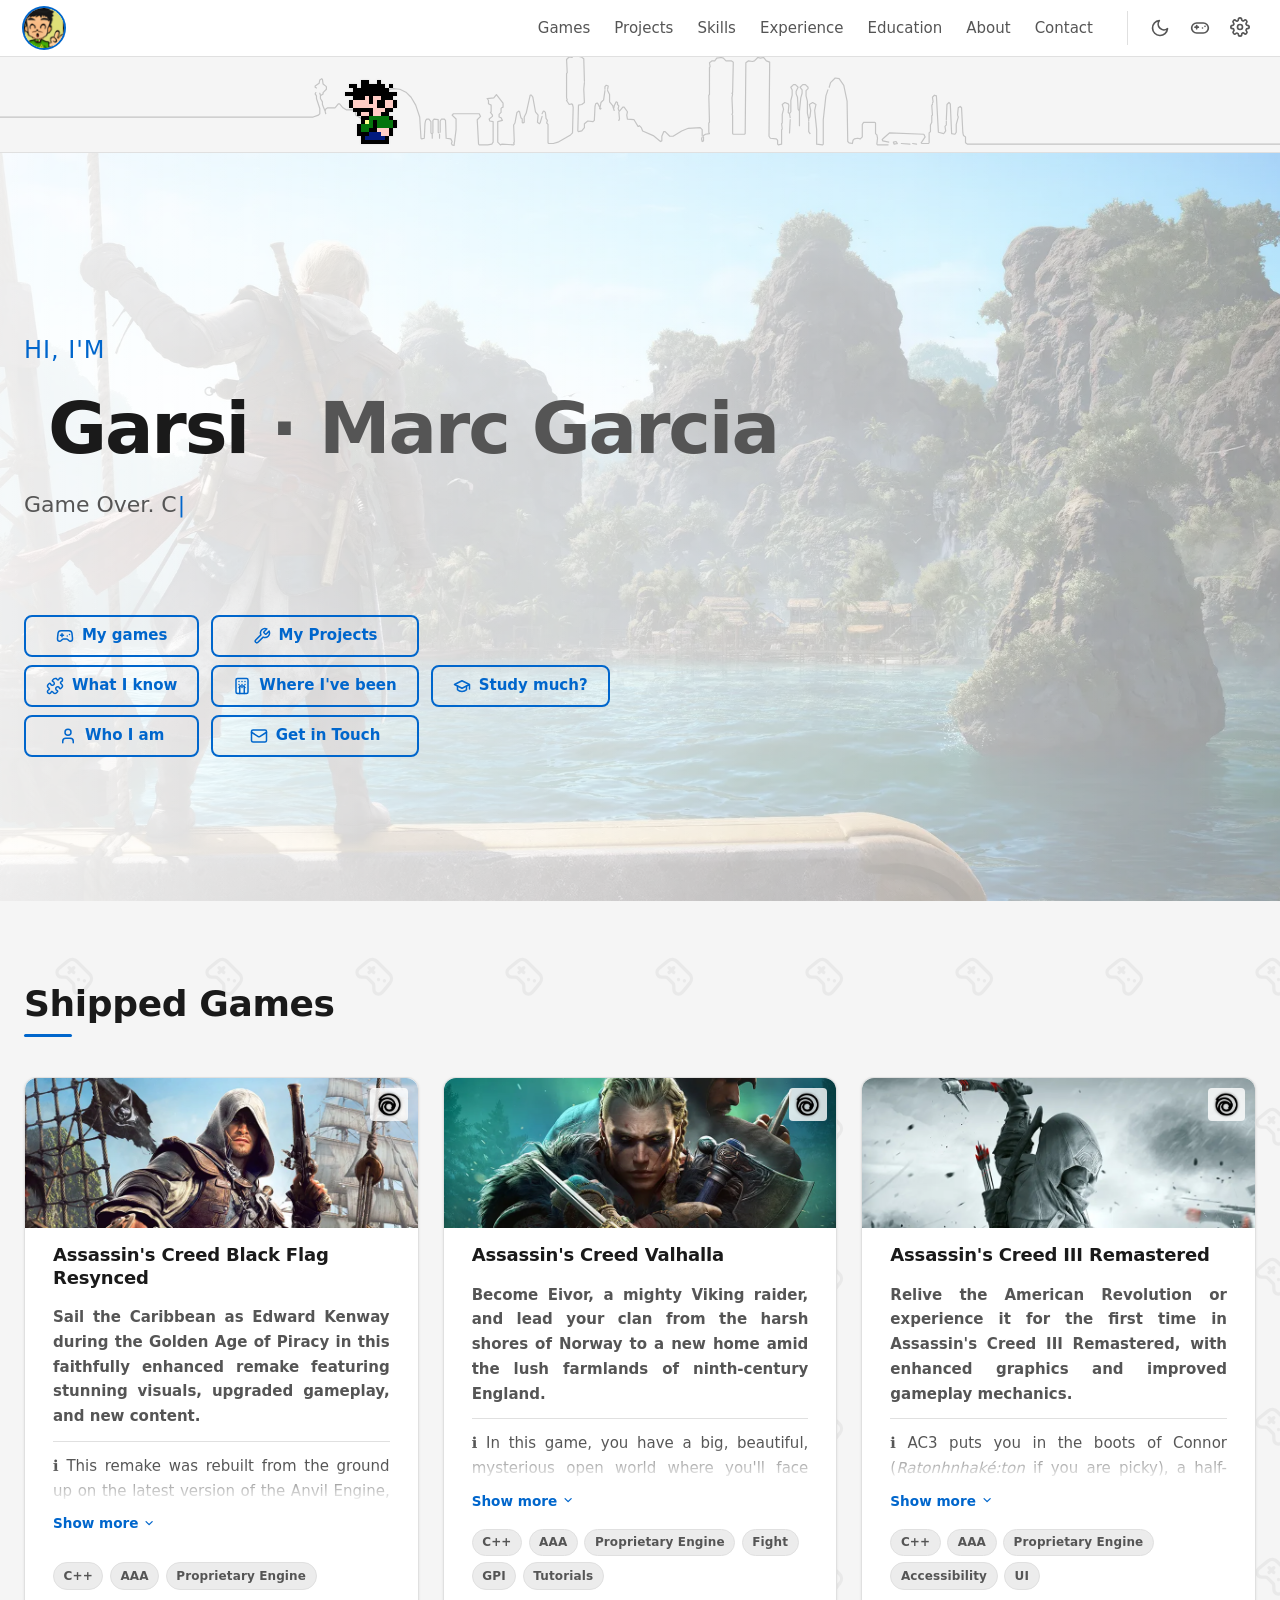
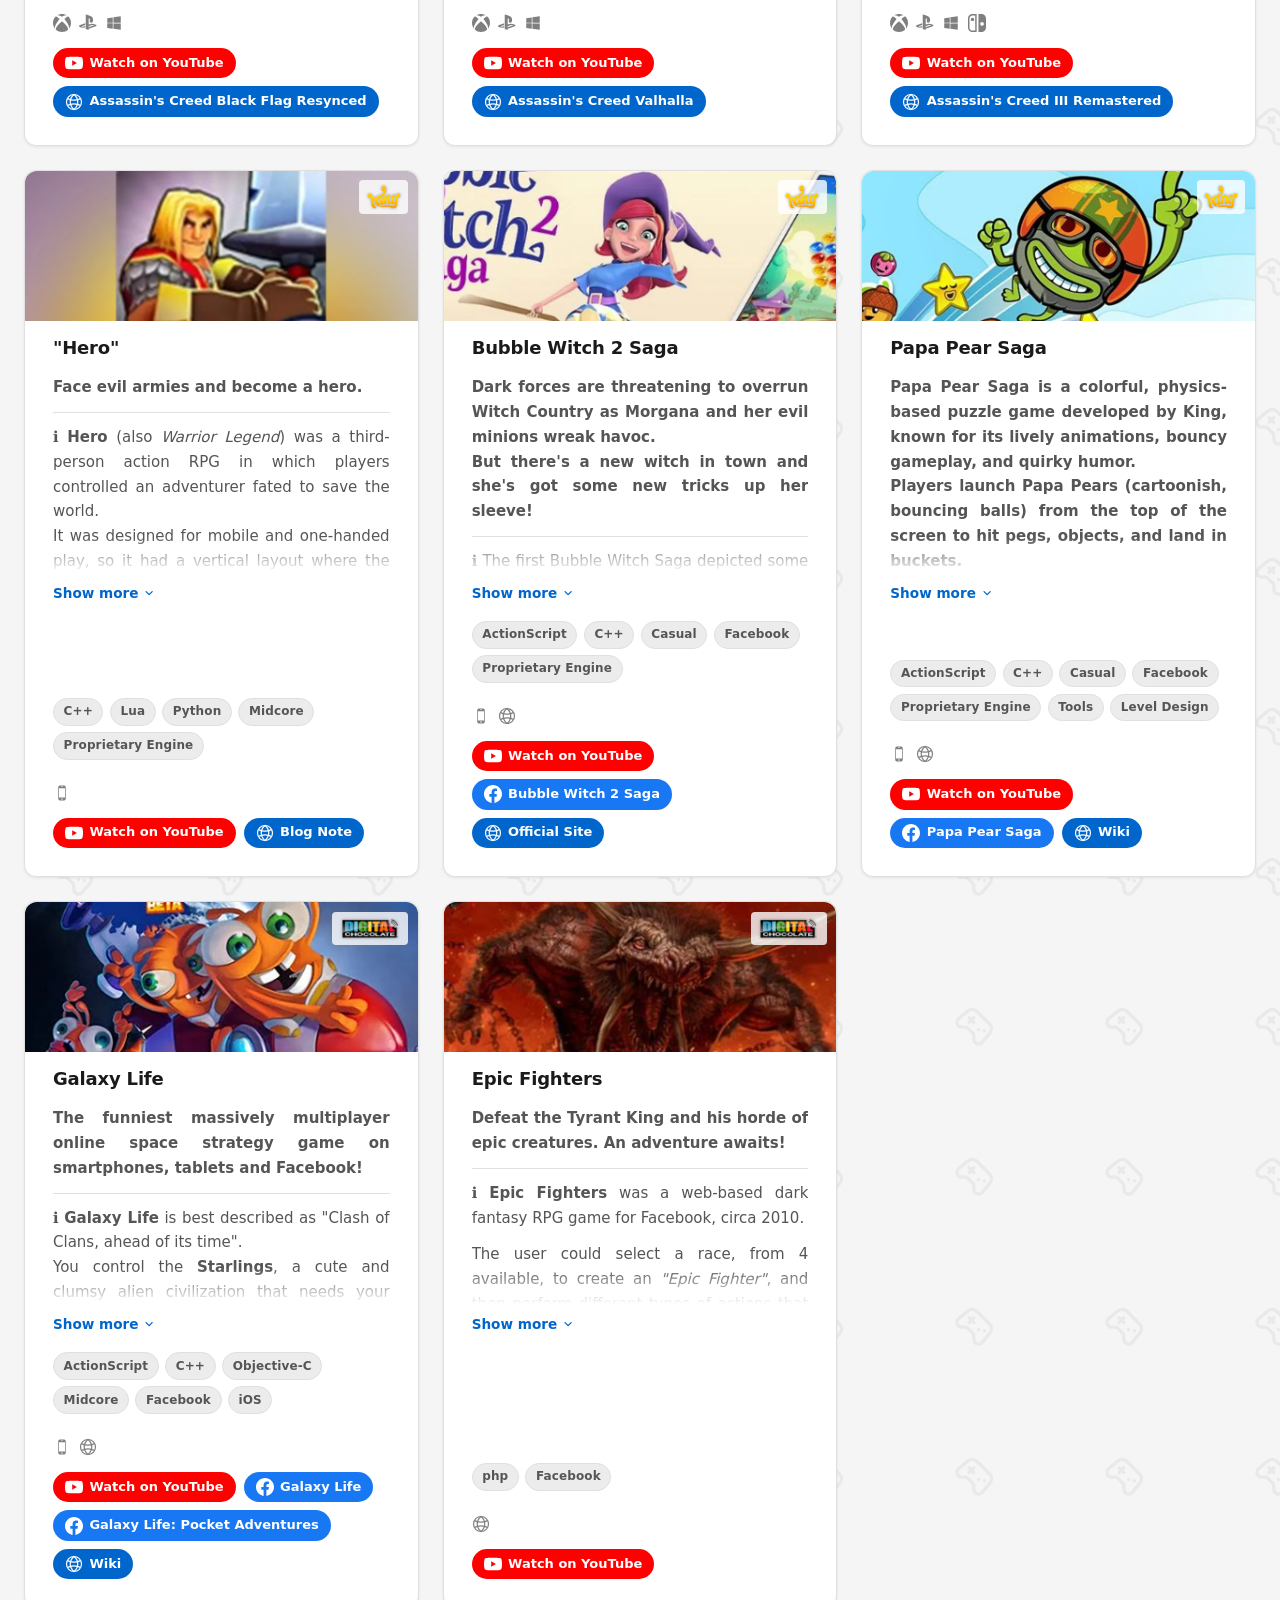
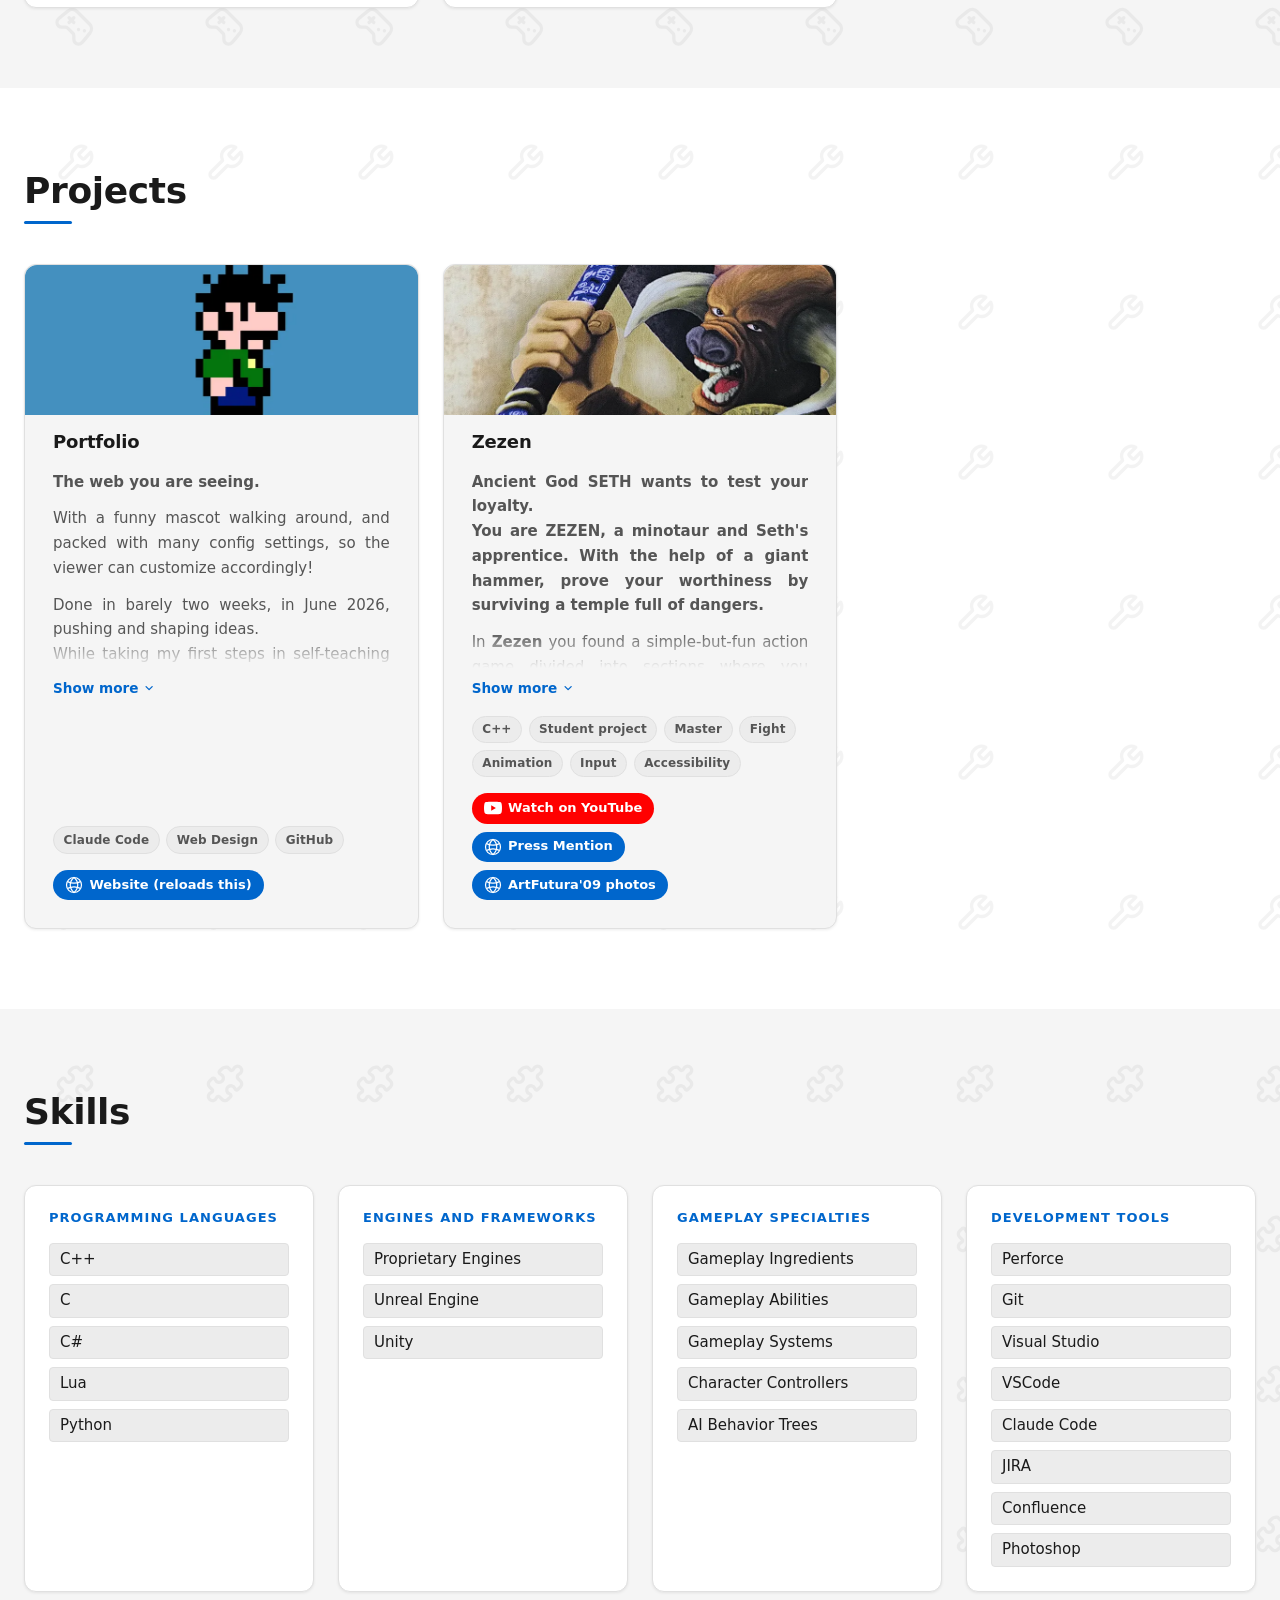
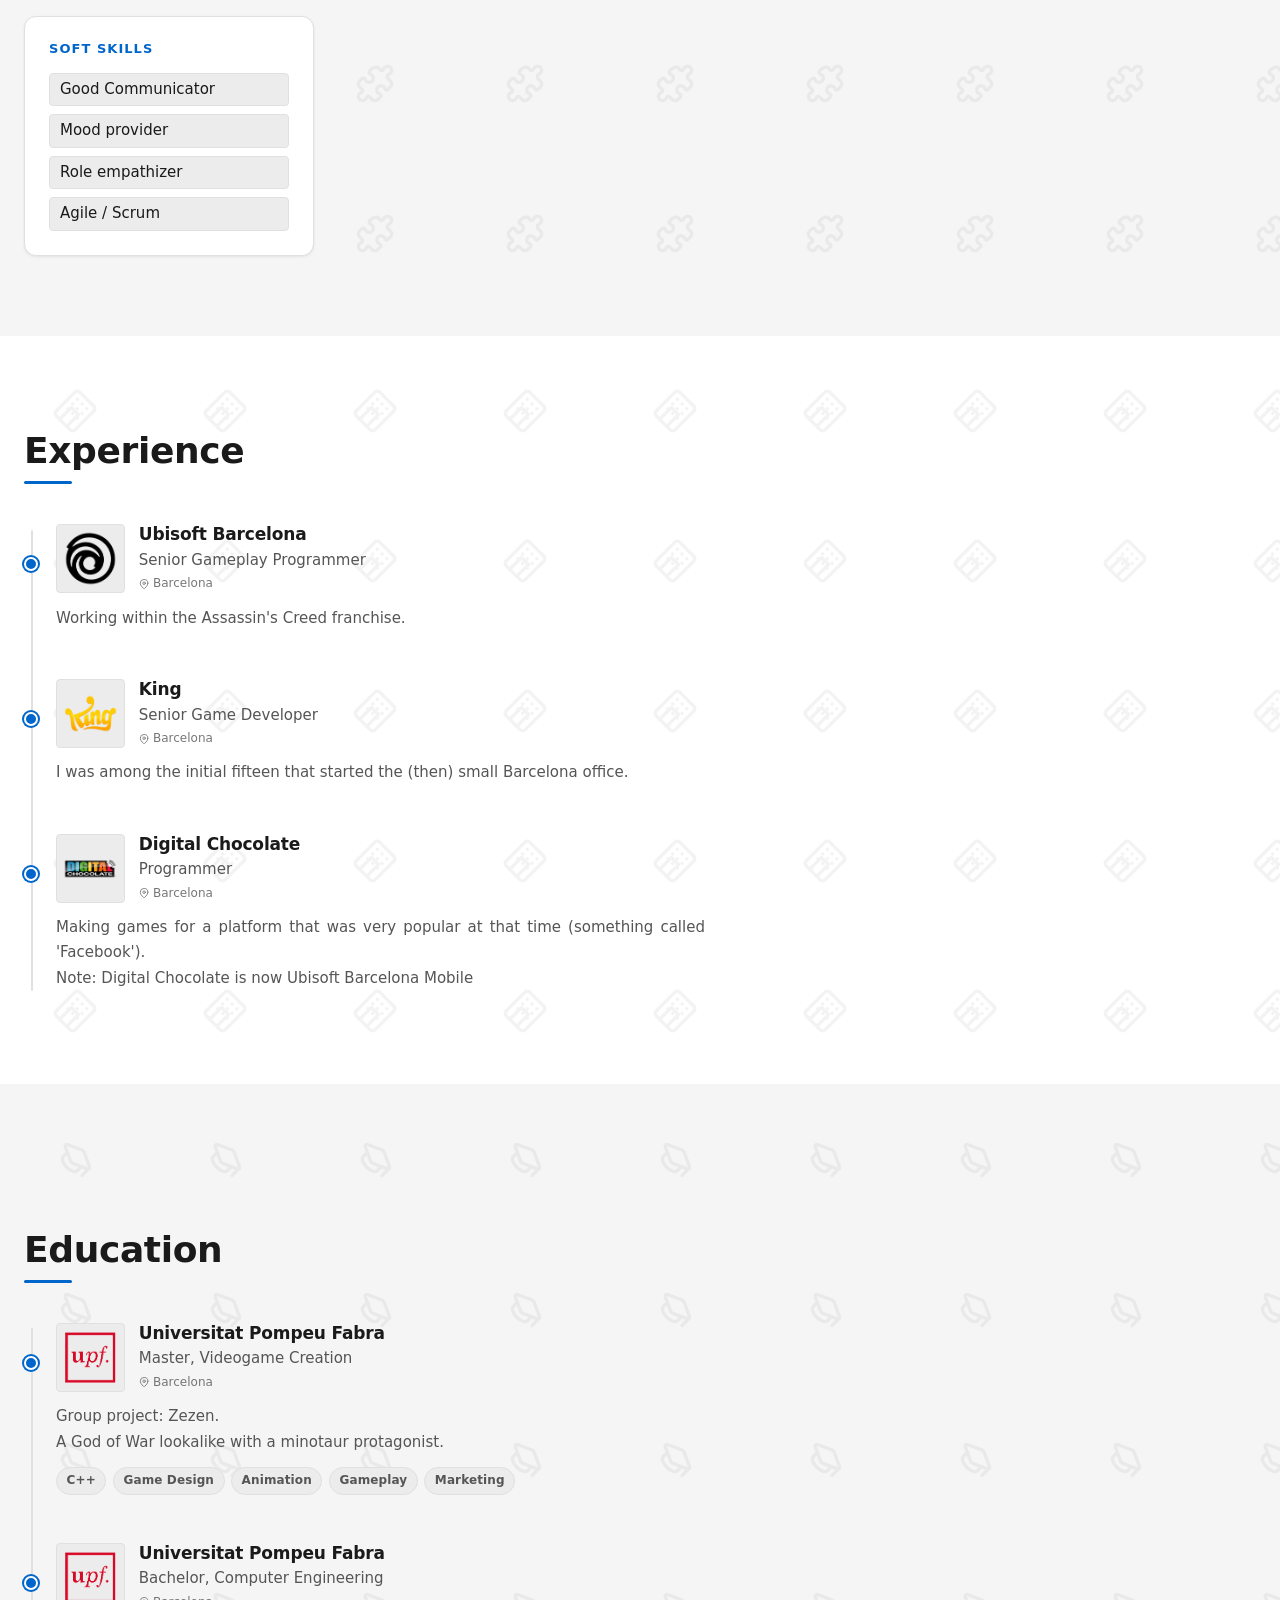
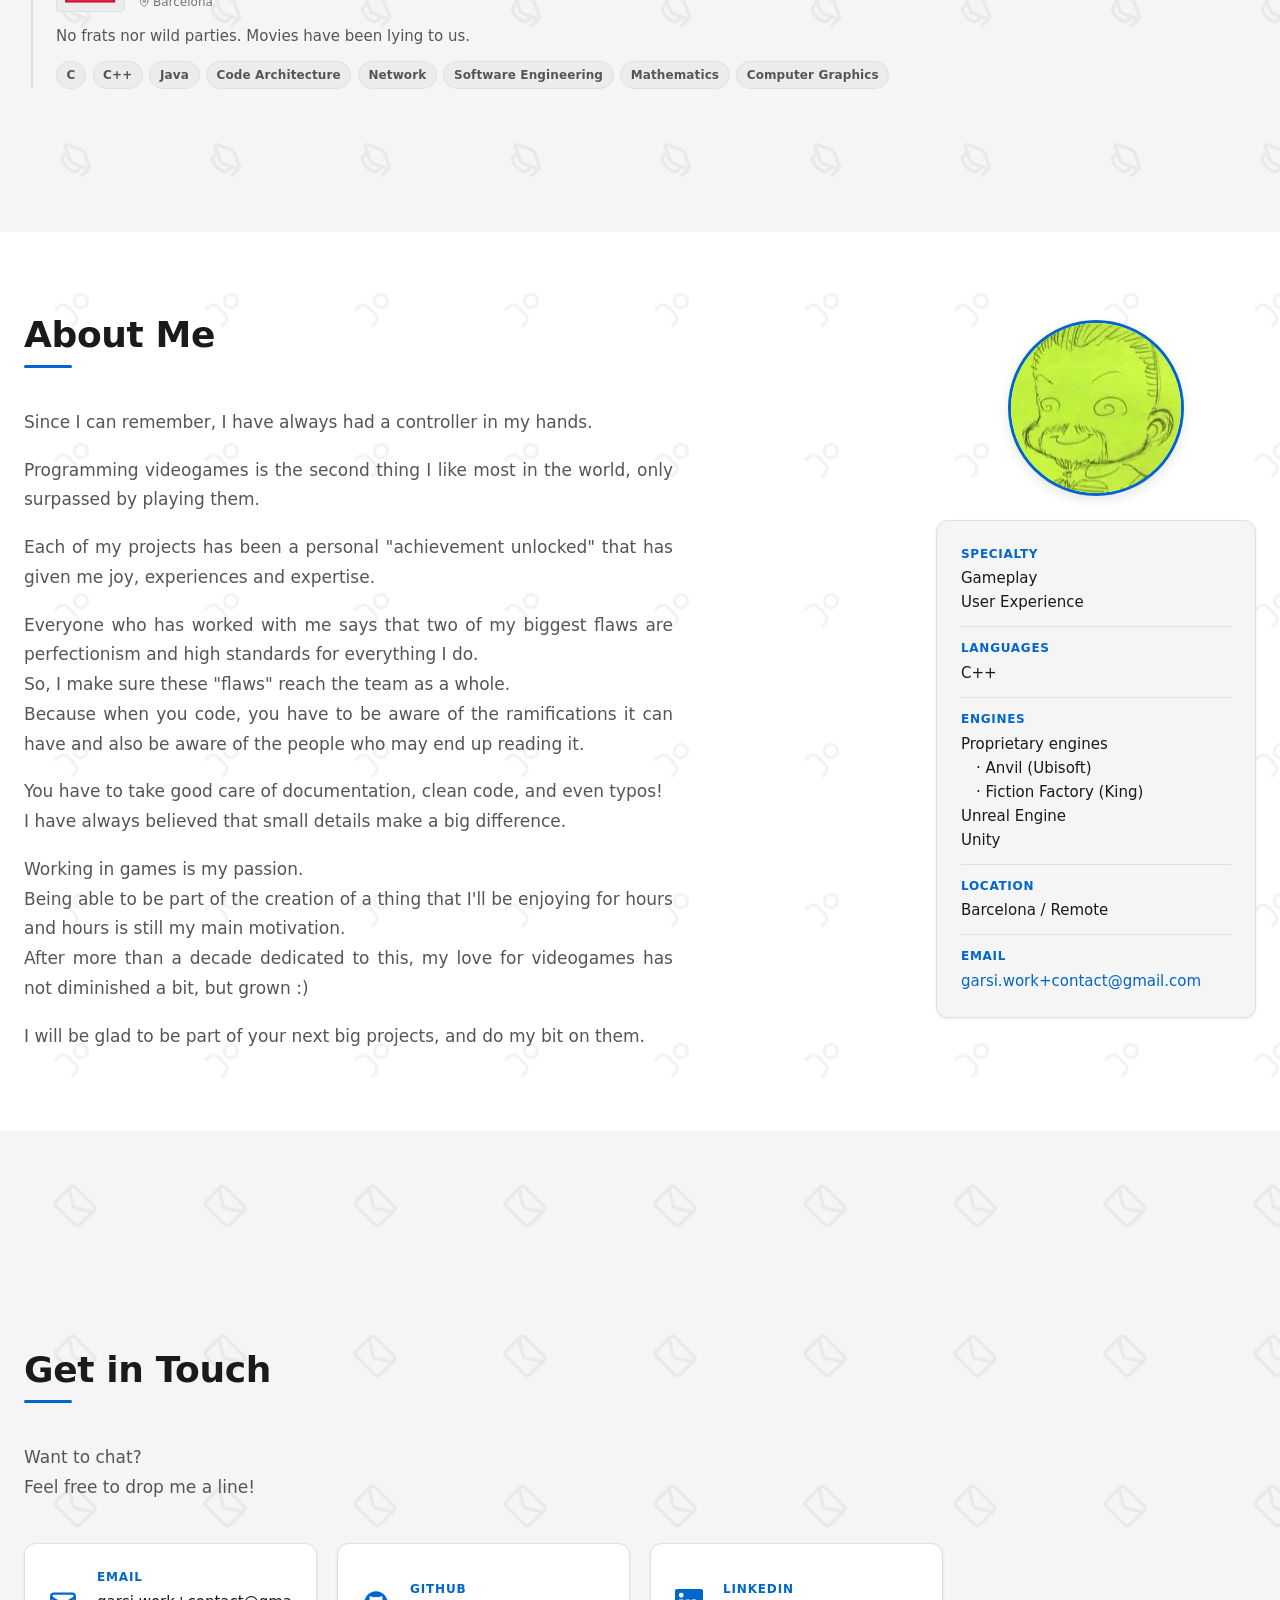
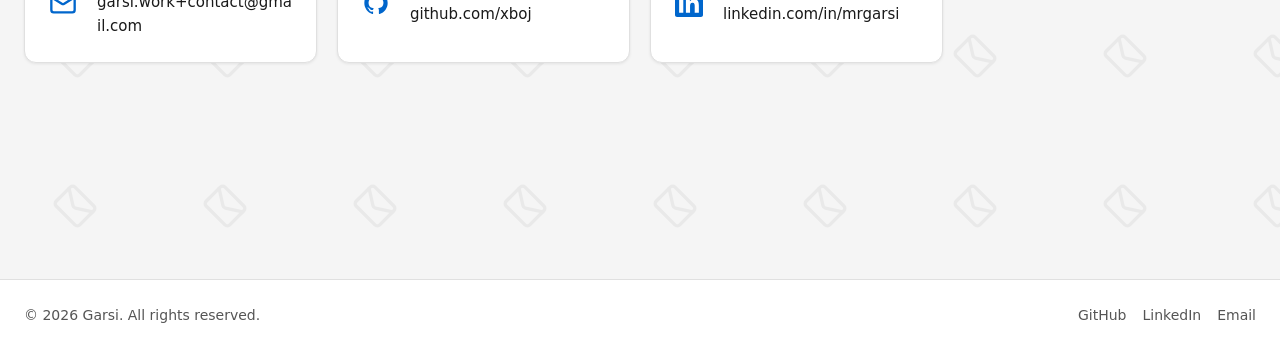
<file: index.html>
<!DOCTYPE html><html lang="en" data-astro-cid-sckkx6r4> <head><meta charset="UTF-8"><meta name="viewport" content="width=device-width, initial-scale=1.0"><!-- Primary meta --><title>Garsi — Senior Gameplay Programmer</title><meta name="description" content="I make barrels go boom (among other things)."><meta name="author" content="Marc Garcia"><meta name="robots" content="index, follow"><link rel="canonical" href="https://xboj.github.io/"><!-- Favicon & app icons (raster fallbacks generated via `npm run icons`).
         SVG first for modern browsers; PNG fallback for those without SVG
         favicon support; apple-touch-icon for iOS; manifest for installability. --><link rel="icon" type="image/svg+xml" href="/favicon.svg"><link rel="icon" type="image/png" sizes="32x32" href="/favicon-32.png"><link rel="apple-touch-icon" sizes="180x180" href="/apple-touch-icon.png"><link rel="manifest" href="/site.webmanifest"><!-- Tell the UA the page supports both schemes so browser-rendered chrome
         (scrollbars, the canvas/overscroll background, native form controls) is
         themed from the earliest paint. The CSS `color-scheme` property below
         refines this per the explicit `data-theme` override. --><meta name="color-scheme" content="light dark"><!-- Theme color (mobile browser chrome) --><meta name="theme-color" content="#0066cc" media="(prefers-color-scheme: light)"><meta name="theme-color" content="#4da6ff" media="(prefers-color-scheme: dark)"><!-- Open Graph --><meta property="og:type" content="website"><meta property="og:url" content="https://xboj.github.io/"><meta property="og:title" content="Garsi — Senior Gameplay Programmer"><meta property="og:description" content="I make barrels go boom (among other things)."><meta property="og:site_name" content="Garsi — Developer Portfolio"><meta property="og:image" content="https://xboj.github.io/og-image.png"><meta property="og:image:width" content="1200"><meta property="og:image:height" content="630"><meta property="og:image:alt" content="Garsi — Marc Garcia, Senior Gameplay Programmer"><!-- Twitter / X card --><meta name="twitter:card" content="summary_large_image"><meta name="twitter:title" content="Garsi — Senior Gameplay Programmer"><meta name="twitter:description" content="I make barrels go boom (among other things)."><meta name="twitter:image" content="https://xboj.github.io/og-image.png"><meta name="twitter:image:alt" content="Garsi — Marc Garcia, Senior Gameplay Programmer"><!-- Structured data --><script type="application/ld+json">{"@context":"https://schema.org","@type":"Person","name":"Marc Garcia","alternateName":"Garsi","jobTitle":"Senior Gameplay Programmer","email":"garsi.work+contact@gmail.com","url":"https://xboj.github.io","sameAs":["https://github.com/xboj","https://www.linkedin.com/in/mrgarsi/"]}</script><!-- Apply saved preferences (theme, motion, mascot visibility) before first
         paint to avoid a flash of the wrong theme/state. --><script>
      try {
        var theme = localStorage.getItem('theme');
        if (theme === 'dark' || theme === 'light') {
          document.documentElement.setAttribute('data-theme', theme);
        }
        // Animations: the checkbox is the single source of truth.
        // 'reduce' = skip animations; anything else (including null on first visit) = full.
        // Always set data-motion so CSS never falls through to the OS media query.
        var motionPref = localStorage.getItem('motion-pref');
        document.documentElement.setAttribute('data-motion', motionPref === 'reduce' ? 'reduce' : 'full');
        // Accent color tone: apply the stored preset before first paint.
        var accentPreset = localStorage.getItem('accent-preset') || 'blue';
        document.documentElement.setAttribute('data-accent', accentPreset);
        // Mascot visibility: 'mascot-start-closed' setting is authoritative for initial
        // load state. The in-page toggle is session-only and does not persist to localStorage,
        // so it can never shadow this preference across reloads.
        var startClosedPref = localStorage.getItem('mascot-start-closed');
        var reduceActive = motionPref === 'reduce';
        var hideMascot = (startClosedPref === 'true' || startClosedPref === 'false')
          ? startClosedPref === 'true'
          : reduceActive;
        if (hideMascot) {
          document.documentElement.classList.add('mascot-hidden');
        }
      } catch (_) {}
    </script><link rel="stylesheet" href="/_astro/index.rBR_3Q6H.css">
<link rel="stylesheet" href="/_astro/index.C9RZCjlm.css"></head> <body data-astro-cid-sckkx6r4> <a href="#main-content" class="skip-link" data-astro-cid-sckkx6r4>Skip to main content</a> <header class="site-header" data-astro-cid-sckkx6r4> <div class="container" data-astro-cid-sckkx6r4> <a class="site-logo" href="/#itsame" data-astro-cid-sckkx6r4> <img src="/_astro/xboj_180x180.BCZmTuJl.png" alt="Garsi" width="40" height="40" data-astro-cid-sckkx6r4> </a> <div class="header-controls" data-astro-cid-sckkx6r4> <div class="header-nav-group" data-astro-cid-sckkx6r4> <button class="nav-toggle" aria-label="Open navigation" aria-expanded="false" aria-controls="primary-nav" data-astro-cid-sckkx6r4> <svg class="icon-menu" width="20" height="20" viewBox="0 0 20 20" fill="currentColor" aria-hidden="true" data-astro-cid-sckkx6r4> <rect y="3" width="20" height="2" rx="1" data-astro-cid-sckkx6r4></rect> <rect y="9" width="20" height="2" rx="1" data-astro-cid-sckkx6r4></rect> <rect y="15" width="20" height="2" rx="1" data-astro-cid-sckkx6r4></rect> </svg> <svg class="icon-close" width="20" height="20" viewBox="0 0 20 20" fill="none" stroke="currentColor" stroke-width="2" stroke-linecap="round" aria-hidden="true" data-astro-cid-sckkx6r4> <line x1="4" y1="4" x2="16" y2="16" data-astro-cid-sckkx6r4></line> <line x1="16" y1="4" x2="4" y2="16" data-astro-cid-sckkx6r4></line> </svg> </button> <nav id="primary-nav" aria-label="Primary navigation" data-astro-cid-sckkx6r4> <ul role="list" data-astro-cid-sckkx6r4> <li data-astro-cid-sckkx6r4><a href="/#games" data-astro-cid-sckkx6r4>Games</a></li> <li data-astro-cid-sckkx6r4><a href="/#projects" data-astro-cid-sckkx6r4>Projects</a></li> <li data-astro-cid-sckkx6r4><a href="/#skills" data-astro-cid-sckkx6r4>Skills</a></li> <li data-astro-cid-sckkx6r4><a href="/#experience" data-astro-cid-sckkx6r4>Experience</a></li> <li data-astro-cid-sckkx6r4><a href="/#education" data-astro-cid-sckkx6r4>Education</a></li> <li data-astro-cid-sckkx6r4><a href="/#about" data-astro-cid-sckkx6r4>About</a></li> <li data-astro-cid-sckkx6r4><a href="/#contact" data-astro-cid-sckkx6r4>Contact</a></li> </ul> </nav> </div> <div class="header-prefs-group" data-astro-cid-sckkx6r4> <button class="theme-toggle" aria-label="Switch to dark theme" title="Switch to dark theme" data-astro-cid-sckkx6r4> <svg class="icon-sun" width="20" height="20" viewBox="0 0 24 24" fill="none" stroke="currentColor" stroke-width="2" stroke-linecap="round" stroke-linejoin="round" aria-hidden="true" data-astro-cid-sckkx6r4> <circle cx="12" cy="12" r="4" data-astro-cid-sckkx6r4></circle> <line x1="12" y1="2" x2="12" y2="5" data-astro-cid-sckkx6r4></line> <line x1="12" y1="19" x2="12" y2="22" data-astro-cid-sckkx6r4></line> <line x1="2" y1="12" x2="5" y2="12" data-astro-cid-sckkx6r4></line> <line x1="19" y1="12" x2="22" y2="12" data-astro-cid-sckkx6r4></line> <line x1="4.9" y1="4.9" x2="7" y2="7" data-astro-cid-sckkx6r4></line> <line x1="17" y1="17" x2="19.1" y2="19.1" data-astro-cid-sckkx6r4></line> <line x1="4.9" y1="19.1" x2="7" y2="17" data-astro-cid-sckkx6r4></line> <line x1="17" y1="7" x2="19.1" y2="4.9" data-astro-cid-sckkx6r4></line> </svg> <svg class="icon-moon" width="20" height="20" viewBox="0 0 24 24" fill="none" stroke="currentColor" stroke-width="2" stroke-linecap="round" stroke-linejoin="round" aria-hidden="true" data-astro-cid-sckkx6r4> <path d="M21 12.8A9 9 0 1 1 11.2 3 7 7 0 0 0 21 12.8z" data-astro-cid-sckkx6r4></path> </svg> </button> <button class="mascot-toggle" aria-label="Hide mascot" aria-pressed="true" title="Hide mascot" data-astro-cid-sckkx6r4> <svg width="20" height="20" viewBox="0 0 24 24" fill="none" stroke="currentColor" stroke-width="2" stroke-linecap="round" stroke-linejoin="round" aria-hidden="true" data-astro-cid-sckkx6r4> <line x1="6" y1="11" x2="10" y2="11" data-astro-cid-sckkx6r4></line> <line x1="8" y1="9" x2="8" y2="13" data-astro-cid-sckkx6r4></line> <line x1="15" y1="12" x2="15.01" y2="12" data-astro-cid-sckkx6r4></line> <line x1="18" y1="10" x2="18.01" y2="10" data-astro-cid-sckkx6r4></line> <rect x="2" y="6" width="20" height="12" rx="6" data-astro-cid-sckkx6r4></rect> </svg> </button> <div class="settings-wrapper" data-astro-cid-sckkx6r4> <button class="settings-toggle" aria-label="Settings" aria-haspopup="dialog" aria-expanded="false" aria-controls="settings-panel" title="Settings" data-astro-cid-sckkx6r4> <svg width="20" height="20" viewBox="0 0 24 24" fill="none" stroke="currentColor" stroke-width="2" stroke-linecap="round" stroke-linejoin="round" aria-hidden="true" data-astro-cid-sckkx6r4> <circle cx="12" cy="12" r="3" data-astro-cid-sckkx6r4></circle> <path d="M19.4 15a1.65 1.65 0 0 0 .33 1.82l.06.06a2 2 0 0 1-2.83 2.83l-.06-.06a1.65 1.65 0 0 0-1.82-.33 1.65 1.65 0 0 0-1 1.51V21a2 2 0 0 1-4 0v-.09A1.65 1.65 0 0 0 9 19.4a1.65 1.65 0 0 0-1.82.33l-.06.06a2 2 0 0 1-2.83-2.83l.06-.06A1.65 1.65 0 0 0 4.68 15a1.65 1.65 0 0 0-1.51-1H3a2 2 0 0 1 0-4h.09A1.65 1.65 0 0 0 4.6 9a1.65 1.65 0 0 0-.33-1.82l-.06-.06a2 2 0 0 1 2.83-2.83l.06.06A1.65 1.65 0 0 0 9 4.68a1.65 1.65 0 0 0 1-1.51V3a2 2 0 0 1 4 0v.09a1.65 1.65 0 0 0 1 1.51 1.65 1.65 0 0 0 1.82-.33l.06-.06a2 2 0 0 1 2.83 2.83l-.06.06A1.65 1.65 0 0 0 19.4 9a1.65 1.65 0 0 0 1.51 1H21a2 2 0 0 1 0 4h-.09a1.65 1.65 0 0 0-1.51 1z" data-astro-cid-sckkx6r4></path> </svg> </button> <div id="settings-panel" class="settings-panel" role="dialog" aria-label="Settings" data-astro-cid-sckkx6r4> <fieldset class="settings-fieldset" data-astro-cid-sckkx6r4> <legend class="settings-legend" data-astro-cid-sckkx6r4>Animations</legend> <label class="settings-radio-label" title="Turn off all motion: mascot walking, background cross-fades, scroll reveals, and the typewriter." data-astro-cid-sckkx6r4> <input id="skip-animations-input" class="settings-radio" type="checkbox" aria-label="Skip all animations and transitions" data-astro-cid-sckkx6r4>
Skip animations
</label> </fieldset> <hr class="settings-separator" data-astro-cid-sckkx6r4> <fieldset class="settings-fieldset" data-astro-cid-sckkx6r4> <legend class="settings-legend" data-astro-cid-sckkx6r4>Mascot</legend> <label class="settings-radio-label" title="Selected sections load when the mascot jumps on them
Scrolling is unaffected" data-astro-cid-sckkx6r4> <input id="mascot-controls-input" class="settings-radio" type="checkbox" aria-label="Let the mascot control website navigation" data-astro-cid-sckkx6r4>
Mascot controls website
</label> <label class="settings-radio-label" data-astro-cid-sckkx6r4> <input id="mascot-start-closed-input" class="settings-radio" type="checkbox" aria-label="Start with mascot banner collapsed on page load" data-astro-cid-sckkx6r4>
Start closed
</label> <div class="settings-speed-row" style="margin-top:0.5rem" data-astro-cid-sckkx6r4> <span class="settings-speed-label" data-astro-cid-sckkx6r4>Speed</span> <div class="speed-segmented" role="group" aria-label="Mascot walk speed" data-astro-cid-sckkx6r4> <button class="speed-btn mascot-speed-btn" data-speed="0.5" aria-pressed="false" data-astro-cid-sckkx6r4>x0.5</button> <button class="speed-btn mascot-speed-btn" data-speed="1" aria-pressed="true" data-astro-cid-sckkx6r4>x1</button> <button class="speed-btn mascot-speed-btn" data-speed="2" aria-pressed="false" data-astro-cid-sckkx6r4>x2</button> </div> </div> </fieldset> <hr class="settings-separator" data-astro-cid-sckkx6r4> <fieldset class="settings-fieldset" data-astro-cid-sckkx6r4> <legend class="settings-legend" data-astro-cid-sckkx6r4>Slideshow</legend> <label class="settings-row-label" data-astro-cid-sckkx6r4>
Image change (seconds)
<input id="slideshow-interval-input" class="settings-number" type="number" min="2" max="60" step="1" value="5" aria-label="Seconds each background slide is shown" data-astro-cid-sckkx6r4> </label> <label class="settings-radio-label" data-astro-cid-sckkx6r4> <input id="slideshow-shuffle-input" class="settings-radio" type="checkbox" aria-label="Shuffle the background slideshow images" data-astro-cid-sckkx6r4>
Shuffle Images
</label> </fieldset> <hr class="settings-separator" data-astro-cid-sckkx6r4> <fieldset class="settings-fieldset" data-astro-cid-sckkx6r4> <legend class="settings-legend" data-astro-cid-sckkx6r4>Typewriter</legend> <label class="settings-radio-label" data-astro-cid-sckkx6r4><input id="typewriter-shuffle-input" class="settings-radio" type="checkbox" aria-label="Shuffle the typewriter sentences" data-astro-cid-sckkx6r4> Shuffle sentences</label> <div class="settings-speed-row" data-astro-cid-sckkx6r4> <span class="settings-speed-label" data-astro-cid-sckkx6r4>Speed</span> <div class="speed-segmented" role="group" aria-label="Typewriter character speed" data-astro-cid-sckkx6r4> <button class="speed-btn typewriter-speed-btn" data-speed="0.5" aria-pressed="false" data-astro-cid-sckkx6r4>x0.5</button> <button class="speed-btn typewriter-speed-btn" data-speed="1" aria-pressed="true" data-astro-cid-sckkx6r4>x1</button> <button class="speed-btn typewriter-speed-btn" data-speed="2" aria-pressed="false" data-astro-cid-sckkx6r4>x2</button> </div> </div> </fieldset> <hr class="settings-separator" data-astro-cid-sckkx6r4> <fieldset class="settings-fieldset" data-astro-cid-sckkx6r4> <legend class="settings-legend" data-astro-cid-sckkx6r4>Site Color Tone</legend> <div class="accent-swatches" role="group" aria-label="Pick accent color" data-astro-cid-sckkx6r4> <button class="accent-swatch" data-preset="blue" aria-label="Blue (default)" aria-pressed="true" style="--swatch-color:#0066cc" data-astro-cid-sckkx6r4></button> <button class="accent-swatch" data-preset="purple" aria-label="Purple" aria-pressed="false" style="--swatch-color:#7c3aed" data-astro-cid-sckkx6r4></button> <button class="accent-swatch" data-preset="teal" aria-label="Teal" aria-pressed="false" style="--swatch-color:#0f766e" data-astro-cid-sckkx6r4></button> <button class="accent-swatch" data-preset="green" aria-label="Green" aria-pressed="false" style="--swatch-color:#15803d" data-astro-cid-sckkx6r4></button> <button class="accent-swatch" data-preset="orange" aria-label="Orange" aria-pressed="false" style="--swatch-color:#c2410c" data-astro-cid-sckkx6r4></button> <button class="accent-swatch" data-preset="red" aria-label="Red" aria-pressed="false" style="--swatch-color:#dc2626" data-astro-cid-sckkx6r4></button> <button class="accent-swatch" data-preset="pink" aria-label="Pink" aria-pressed="false" style="--swatch-color:#be185d" data-astro-cid-sckkx6r4></button> <button class="accent-swatch" data-preset="amber" aria-label="Amber" aria-pressed="false" style="--swatch-color:#b45309" data-astro-cid-sckkx6r4></button> </div> </fieldset> </div> </div> </div> </div> </div> </header> <div class="mascot-strip" id="mascot-strip" aria-hidden="true" data-astro-cid-oa4r7qw6> <div class="skyline" aria-hidden="true" data-astro-cid-oa4r7qw6><svg xmlns="http://www.w3.org/2000/svg" viewBox="0 0 1058 166" fill="none" aria-hidden="true">
  <path d="M623 149 L623 140 L620 137 L602 138 L592 142 L579 150 L574 150 L567 143 L565 143 L562 150 L562 157 L560 158 L549 149 L533 142 L531 137 L528 134 L527 135M992 127 L992 133M69 106 L73 101 L75 101 L80 107 L85 110 L97 110 L99 112 L99 118 L106 122 L116 132 L121 141 L124 152 L126 153 L128 139 L130 138 L131 139 L146 139 L147 138 L147 83 L151 79 L157 78 L166 79 L176 84 L183 91 L190 103 L196 121 L198 153 L199 154 L203 153 L204 131 L205 126 L207 124 L210 124 L213 128 L213 145 L214 146M784 127 L784 124M488 105 L489 108M384 112 L386 114 L387 123 L389 126 L388 130 L390 132 L390 160 L391 161 L398 161 L405 159 L424 148 L427 145 L428 106 L427 102 L426 101 L422 102 L418 96 L419 95 L418 92 L418 55 L419 54 L418 34 L421 31 L424 30 L426 31 L428 29 L428 4 L429 3 L431 2 L435 5 L434 8 L435 29 L440 30 L444 33 L445 67M991 134 L990 135 L991 142 L989 145M625 149 L628 147 L634 146 L633 144 L633 130 L634 129 L633 88 L634 87 L634 46 L635 45 L634 39 L638 36 L642 36 L645 32 L652 31 L655 32 L659 36 L667 36 L670 38 L669 84 L668 85 L669 86 L668 92 L669 115 L668 117 L669 118 L669 146 L670 147 L687 147 L688 146 L689 39 L693 36 L699 37 L702 36 L707 31 L711 32 L716 31 L720 36 L725 38 L724 150 L726 153 L735 154 L737 156 L737 162 L738 163 L743 162 L743 140 L744 139 L743 131 L744 130 L744 117 L746 109 L744 102 L748 99 L753 101 L754 103 L753 114 L755 116M46 89 L46 93 L49 98 L49 102 L53 112M784 129 L784 143 L786 146M965 161 L955 161M897 153 L906 145 L958 147 L960 151 L954 160M897 153 L895 155 L896 157 L905 159M381 120 L378 130M497 111 L496 108 L497 104 L495 102 L495 99 L493 98 L490 104M490 105 L489 108M445 69 L444 79 L445 99 L441 102 L436 103 L435 142 L436 143 L441 142 L445 137 L445 131 L450 127 L458 128 L460 126 L461 105 L462 101 L464 100M497 126 L498 124 L497 113M48 63 L45 65 L44 70 L38 74 L38 76 L40 77M49 64 L50 71 L55 75 L55 79 L50 84 L50 86 L47 88M770 112 L768 109 L767 91 L765 86 L765 82 L768 76 L764 72 L761 72 L757 76 L759 80 L759 88 L757 96 L757 113 L755 116M770 112 L772 92 L774 85 L774 80 L771 76 L775 72 L779 72 L783 76 L783 78 L780 81 L780 89 L782 97 L782 115 L784 124M770 112 L770 134M490 111 L489 108M498 112 L503 106 L505 106 L510 113 L509 118 L510 124 L520 125 L526 135M215 153 L215 147M947 162 L941 161M68 107 L57 107 L54 109 L53 112M476 81 L474 95M813 80 L810 89 L806 125 L806 162 L805 163 L796 162 L796 140 L793 111 L795 102 L790 99 L785 102 L787 111 L786 120 L784 124M465 100 L468 106M215 146 L216 145 L216 126 L218 124 L224 125 L224 144 L225 145M381 116 L383 112M469 105 L470 99 L473 96M54 116 L53 112M755 145 L756 125M918 161 L916 158 L912 159 L913 162 L918 161M992 125 L993 102 L996 99 L998 101 L1000 146 L1005 147 L1007 144 L1007 132 L1010 121 L1009 118 L1010 107 L1013 105 L1015 107 L1017 145 L1018 149 L1021 151 L1021 160 L1024 162 L1056 162 L21058 162M476 79 L476 75 L478 73 L481 74 L480 79M815 76 L817 69 L824 62 L830 63 L837 73 L842 97 L843 158 L845 160 L850 161 L851 156 L853 154 L858 153 L862 154 L865 151 L865 132 L867 129 L884 129 L885 130 L885 146 L887 148 L888 153 L887 162 L888 163 L904 163M971 102 L970 103 L971 118 L970 119 L970 129 L968 133 L968 143 L966 145 L966 160M-19998 121 L2 121 L35 121 L43 118 L45 116 L45 108 L40 93 L40 89 L38 86 L39 84M226 153 L226 147M45 85 L46 88M469 107 L470 108 L469 109 L468 108M480 81 L483 87 L483 98 L488 104M298 93 L308 92 L312 87 L322 100 L322 106 L320 107M298 93 L300 96 L300 101 L304 103 L304 113 L303 114 L306 118 L306 120 L301 124 L302 127 L307 128 L307 159 L305 162 L299 163 L286 163 L285 162 L283 125 L288 120 L286 116 L247 116 L245 118 L251 124 L251 140 L248 164 L245 163 L244 161 L245 158 L243 154 L236 153 L235 126 L233 124 L229 124 L227 127 L227 144M623 151 L622 154 L623 158 L625 157 L625 151M971 100 L972 98 L971 91 L974 88 L977 89 L980 144 L988 146M937 162 L924 161M319 108 L319 114 L316 117 L316 121 L319 122 L321 126 L314 128 L314 159 L318 163 L320 162 L338 163 L339 162 L338 160 L339 159 L338 133 L340 130 L343 114 L346 112 L347 113 L349 122 L351 124 L351 129 L352 130 L354 129 L354 121 L357 115 L363 88 L365 88 L367 91 L371 113 L375 118 L374 129 L377 131M756 122 L755 116" stroke="currentColor" stroke-width="1.2" stroke-linecap="round" stroke-linejoin="round" vector-effect="non-scaling-stroke"/>
</svg>
</div> <div class="mascot" id="mascot" data-astro-cid-oa4r7qw6> <svg class="frame frame-idle" viewBox="0 0 16 16" width="64" height="64" xmlns="http://www.w3.org/2000/svg" aria-hidden="true" focusable="false" data-astro-cid-oa4r7qw6> <rect x="6" y="0" width="1" height="1" fill="#000000" data-astro-cid-oa4r7qw6></rect><rect x="9" y="0" width="1" height="1" fill="#000000" data-astro-cid-oa4r7qw6></rect><rect x="10" y="0" width="1" height="1" fill="#000000" data-astro-cid-oa4r7qw6></rect><rect x="3" y="1" width="1" height="1" fill="#000000" data-astro-cid-oa4r7qw6></rect><rect x="5" y="1" width="1" height="1" fill="#000000" data-astro-cid-oa4r7qw6></rect><rect x="6" y="1" width="1" height="1" fill="#000000" data-astro-cid-oa4r7qw6></rect><rect x="7" y="1" width="1" height="1" fill="#000000" data-astro-cid-oa4r7qw6></rect><rect x="8" y="1" width="1" height="1" fill="#000000" data-astro-cid-oa4r7qw6></rect><rect x="9" y="1" width="1" height="1" fill="#000000" data-astro-cid-oa4r7qw6></rect><rect x="10" y="1" width="1" height="1" fill="#000000" data-astro-cid-oa4r7qw6></rect><rect x="12" y="1" width="1" height="1" fill="#000000" data-astro-cid-oa4r7qw6></rect><rect x="13" y="1" width="1" height="1" fill="#000000" data-astro-cid-oa4r7qw6></rect><rect x="4" y="2" width="1" height="1" fill="#000000" data-astro-cid-oa4r7qw6></rect><rect x="5" y="2" width="1" height="1" fill="#000000" data-astro-cid-oa4r7qw6></rect><rect x="6" y="2" width="1" height="1" fill="#000000" data-astro-cid-oa4r7qw6></rect><rect x="7" y="2" width="1" height="1" fill="#000000" data-astro-cid-oa4r7qw6></rect><rect x="8" y="2" width="1" height="1" fill="#000000" data-astro-cid-oa4r7qw6></rect><rect x="9" y="2" width="1" height="1" fill="#000000" data-astro-cid-oa4r7qw6></rect><rect x="10" y="2" width="1" height="1" fill="#000000" data-astro-cid-oa4r7qw6></rect><rect x="11" y="2" width="1" height="1" fill="#000000" data-astro-cid-oa4r7qw6></rect><rect x="12" y="2" width="1" height="1" fill="#000000" data-astro-cid-oa4r7qw6></rect><rect x="2" y="3" width="1" height="1" fill="#000000" data-astro-cid-oa4r7qw6></rect><rect x="3" y="3" width="1" height="1" fill="#000000" data-astro-cid-oa4r7qw6></rect><rect x="4" y="3" width="1" height="1" fill="#000000" data-astro-cid-oa4r7qw6></rect><rect x="5" y="3" width="1" height="1" fill="#000000" data-astro-cid-oa4r7qw6></rect><rect x="6" y="3" width="1" height="1" fill="#000000" data-astro-cid-oa4r7qw6></rect><rect x="7" y="3" width="1" height="1" fill="#000000" data-astro-cid-oa4r7qw6></rect><rect x="8" y="3" width="1" height="1" fill="#000000" data-astro-cid-oa4r7qw6></rect><rect x="9" y="3" width="1" height="1" fill="#000000" data-astro-cid-oa4r7qw6></rect><rect x="10" y="3" width="1" height="1" fill="#000000" data-astro-cid-oa4r7qw6></rect><rect x="11" y="3" width="1" height="1" fill="#000000" data-astro-cid-oa4r7qw6></rect><rect x="12" y="3" width="1" height="1" fill="#000000" data-astro-cid-oa4r7qw6></rect><rect x="13" y="3" width="1" height="1" fill="#000000" data-astro-cid-oa4r7qw6></rect><rect x="14" y="3" width="1" height="1" fill="#000000" data-astro-cid-oa4r7qw6></rect><rect x="3" y="4" width="1" height="1" fill="#000000" data-astro-cid-oa4r7qw6></rect><rect x="4" y="4" width="1" height="1" fill="#000000" data-astro-cid-oa4r7qw6></rect><rect x="5" y="4" width="1" height="1" fill="#000000" data-astro-cid-oa4r7qw6></rect><rect x="6" y="4" width="1" height="1" fill="#FFCCC5" data-astro-cid-oa4r7qw6></rect><rect x="7" y="4" width="1" height="1" fill="#FFCCC5" data-astro-cid-oa4r7qw6></rect><rect x="8" y="4" width="1" height="1" fill="#000000" data-astro-cid-oa4r7qw6></rect><rect x="9" y="4" width="1" height="1" fill="#FFCCC5" data-astro-cid-oa4r7qw6></rect><rect x="10" y="4" width="1" height="1" fill="#000000" data-astro-cid-oa4r7qw6></rect><rect x="11" y="4" width="1" height="1" fill="#000000" data-astro-cid-oa4r7qw6></rect><rect x="12" y="4" width="1" height="1" fill="#000000" data-astro-cid-oa4r7qw6></rect><rect x="2" y="5" width="1" height="1" fill="#000000" data-astro-cid-oa4r7qw6></rect><rect x="3" y="5" width="1" height="1" fill="#FFCCC5" data-astro-cid-oa4r7qw6></rect><rect x="4" y="5" width="1" height="1" fill="#FFCCC5" data-astro-cid-oa4r7qw6></rect><rect x="5" y="5" width="1" height="1" fill="#000000" data-astro-cid-oa4r7qw6></rect><rect x="6" y="5" width="1" height="1" fill="#000000" data-astro-cid-oa4r7qw6></rect><rect x="7" y="5" width="1" height="1" fill="#FFCCC5" data-astro-cid-oa4r7qw6></rect><rect x="8" y="5" width="1" height="1" fill="#000000" data-astro-cid-oa4r7qw6></rect><rect x="9" y="5" width="1" height="1" fill="#FFCCC5" data-astro-cid-oa4r7qw6></rect><rect x="10" y="5" width="1" height="1" fill="#FFCCC5" data-astro-cid-oa4r7qw6></rect><rect x="11" y="5" width="1" height="1" fill="#FFCCC5" data-astro-cid-oa4r7qw6></rect><rect x="12" y="5" width="1" height="1" fill="#FFCCC5" data-astro-cid-oa4r7qw6></rect><rect x="13" y="5" width="1" height="1" fill="#000000" data-astro-cid-oa4r7qw6></rect><rect x="2" y="6" width="1" height="1" fill="#000000" data-astro-cid-oa4r7qw6></rect><rect x="3" y="6" width="1" height="1" fill="#FFCCC5" data-astro-cid-oa4r7qw6></rect><rect x="4" y="6" width="1" height="1" fill="#FFCCC5" data-astro-cid-oa4r7qw6></rect><rect x="5" y="6" width="1" height="1" fill="#000000" data-astro-cid-oa4r7qw6></rect><rect x="6" y="6" width="1" height="1" fill="#000000" data-astro-cid-oa4r7qw6></rect><rect x="7" y="6" width="1" height="1" fill="#FFCCC5" data-astro-cid-oa4r7qw6></rect><rect x="8" y="6" width="1" height="1" fill="#FFCCC5" data-astro-cid-oa4r7qw6></rect><rect x="9" y="6" width="1" height="1" fill="#FFCCC5" data-astro-cid-oa4r7qw6></rect><rect x="10" y="6" width="1" height="1" fill="#FFCCC5" data-astro-cid-oa4r7qw6></rect><rect x="11" y="6" width="1" height="1" fill="#FFCCC5" data-astro-cid-oa4r7qw6></rect><rect x="12" y="6" width="1" height="1" fill="#FFCCC5" data-astro-cid-oa4r7qw6></rect><rect x="13" y="6" width="1" height="1" fill="#000000" data-astro-cid-oa4r7qw6></rect><rect x="3" y="7" width="1" height="1" fill="#000000" data-astro-cid-oa4r7qw6></rect><rect x="4" y="7" width="1" height="1" fill="#000000" data-astro-cid-oa4r7qw6></rect><rect x="5" y="7" width="1" height="1" fill="#FFCCC5" data-astro-cid-oa4r7qw6></rect><rect x="6" y="7" width="1" height="1" fill="#FFCCC5" data-astro-cid-oa4r7qw6></rect><rect x="7" y="7" width="1" height="1" fill="#FFCCC5" data-astro-cid-oa4r7qw6></rect><rect x="8" y="7" width="1" height="1" fill="#000000" data-astro-cid-oa4r7qw6></rect><rect x="9" y="7" width="1" height="1" fill="#000000" data-astro-cid-oa4r7qw6></rect><rect x="10" y="7" width="1" height="1" fill="#000000" data-astro-cid-oa4r7qw6></rect><rect x="11" y="7" width="1" height="1" fill="#000000" data-astro-cid-oa4r7qw6></rect><rect x="12" y="7" width="1" height="1" fill="#000000" data-astro-cid-oa4r7qw6></rect><rect x="4" y="8" width="1" height="1" fill="#000000" data-astro-cid-oa4r7qw6></rect><rect x="5" y="8" width="1" height="1" fill="#000000" data-astro-cid-oa4r7qw6></rect><rect x="6" y="8" width="1" height="1" fill="#FFCCC5" data-astro-cid-oa4r7qw6></rect><rect x="7" y="8" width="1" height="1" fill="#FFCCC5" data-astro-cid-oa4r7qw6></rect><rect x="8" y="8" width="1" height="1" fill="#000000" data-astro-cid-oa4r7qw6></rect><rect x="9" y="8" width="1" height="1" fill="#FFCCC5" data-astro-cid-oa4r7qw6></rect><rect x="10" y="8" width="1" height="1" fill="#FFCCC5" data-astro-cid-oa4r7qw6></rect><rect x="11" y="8" width="1" height="1" fill="#000000" data-astro-cid-oa4r7qw6></rect><rect x="3" y="9" width="1" height="1" fill="#000000" data-astro-cid-oa4r7qw6></rect><rect x="4" y="9" width="1" height="1" fill="#04750c" data-astro-cid-oa4r7qw6></rect><rect x="5" y="9" width="1" height="1" fill="#04750c" data-astro-cid-oa4r7qw6></rect><rect x="6" y="9" width="1" height="1" fill="#04750c" data-astro-cid-oa4r7qw6></rect><rect x="7" y="9" width="1" height="1" fill="#04750c" data-astro-cid-oa4r7qw6></rect><rect x="8" y="9" width="1" height="1" fill="#04750c" data-astro-cid-oa4r7qw6></rect><rect x="9" y="9" width="1" height="1" fill="#000000" data-astro-cid-oa4r7qw6></rect><rect x="10" y="9" width="1" height="1" fill="#000000" data-astro-cid-oa4r7qw6></rect><rect x="2" y="10" width="1" height="1" fill="#000000" data-astro-cid-oa4r7qw6></rect><rect x="3" y="10" width="1" height="1" fill="#04750c" data-astro-cid-oa4r7qw6></rect><rect x="4" y="10" width="1" height="1" fill="#04750c" data-astro-cid-oa4r7qw6></rect><rect x="5" y="10" width="1" height="1" fill="#04750c" data-astro-cid-oa4r7qw6></rect><rect x="6" y="10" width="1" height="1" fill="#04750c" data-astro-cid-oa4r7qw6></rect><rect x="7" y="10" width="1" height="1" fill="#000000" data-astro-cid-oa4r7qw6></rect><rect x="8" y="10" width="1" height="1" fill="#04750c" data-astro-cid-oa4r7qw6></rect><rect x="9" y="10" width="1" height="1" fill="#fbff8d" data-astro-cid-oa4r7qw6></rect><rect x="10" y="10" width="1" height="1" fill="#000000" data-astro-cid-oa4r7qw6></rect><rect x="2" y="11" width="1" height="1" fill="#000000" data-astro-cid-oa4r7qw6></rect><rect x="3" y="11" width="1" height="1" fill="#04750c" data-astro-cid-oa4r7qw6></rect><rect x="4" y="11" width="1" height="1" fill="#04750c" data-astro-cid-oa4r7qw6></rect><rect x="5" y="11" width="1" height="1" fill="#04750c" data-astro-cid-oa4r7qw6></rect><rect x="6" y="11" width="1" height="1" fill="#04750c" data-astro-cid-oa4r7qw6></rect><rect x="7" y="11" width="1" height="1" fill="#000000" data-astro-cid-oa4r7qw6></rect><rect x="8" y="11" width="1" height="1" fill="#04750c" data-astro-cid-oa4r7qw6></rect><rect x="9" y="11" width="1" height="1" fill="#04750c" data-astro-cid-oa4r7qw6></rect><rect x="10" y="11" width="1" height="1" fill="#04750c" data-astro-cid-oa4r7qw6></rect><rect x="11" y="11" width="1" height="1" fill="#000000" data-astro-cid-oa4r7qw6></rect><rect x="3" y="12" width="1" height="1" fill="#000000" data-astro-cid-oa4r7qw6></rect><rect x="4" y="12" width="1" height="1" fill="#FFCCC5" data-astro-cid-oa4r7qw6></rect><rect x="5" y="12" width="1" height="1" fill="#FFCCC5" data-astro-cid-oa4r7qw6></rect><rect x="6" y="12" width="1" height="1" fill="#FFCCC5" data-astro-cid-oa4r7qw6></rect><rect x="7" y="12" width="1" height="1" fill="#000000" data-astro-cid-oa4r7qw6></rect><rect x="8" y="12" width="1" height="1" fill="#000000" data-astro-cid-oa4r7qw6></rect><rect x="9" y="12" width="1" height="1" fill="#04750c" data-astro-cid-oa4r7qw6></rect><rect x="10" y="12" width="1" height="1" fill="#04750c" data-astro-cid-oa4r7qw6></rect><rect x="11" y="12" width="1" height="1" fill="#000000" data-astro-cid-oa4r7qw6></rect><rect x="3" y="13" width="1" height="1" fill="#000000" data-astro-cid-oa4r7qw6></rect><rect x="4" y="13" width="1" height="1" fill="#FFCCC5" data-astro-cid-oa4r7qw6></rect><rect x="5" y="13" width="1" height="1" fill="#FFCCC5" data-astro-cid-oa4r7qw6></rect><rect x="6" y="13" width="1" height="1" fill="#021a7f" data-astro-cid-oa4r7qw6></rect><rect x="7" y="13" width="1" height="1" fill="#021a7f" data-astro-cid-oa4r7qw6></rect><rect x="8" y="13" width="1" height="1" fill="#021a7f" data-astro-cid-oa4r7qw6></rect><rect x="9" y="13" width="1" height="1" fill="#000000" data-astro-cid-oa4r7qw6></rect><rect x="10" y="13" width="1" height="1" fill="#000000" data-astro-cid-oa4r7qw6></rect><rect x="11" y="13" width="1" height="1" fill="#000000" data-astro-cid-oa4r7qw6></rect><rect x="4" y="14" width="1" height="1" fill="#000000" data-astro-cid-oa4r7qw6></rect><rect x="5" y="14" width="1" height="1" fill="#021a7f" data-astro-cid-oa4r7qw6></rect><rect x="6" y="14" width="1" height="1" fill="#021a7f" data-astro-cid-oa4r7qw6></rect><rect x="7" y="14" width="1" height="1" fill="#021a7f" data-astro-cid-oa4r7qw6></rect><rect x="8" y="14" width="1" height="1" fill="#021a7f" data-astro-cid-oa4r7qw6></rect><rect x="9" y="14" width="1" height="1" fill="#021a7f" data-astro-cid-oa4r7qw6></rect><rect x="10" y="14" width="1" height="1" fill="#000000" data-astro-cid-oa4r7qw6></rect><rect x="4" y="15" width="1" height="1" fill="#000000" data-astro-cid-oa4r7qw6></rect><rect x="5" y="15" width="1" height="1" fill="#000000" data-astro-cid-oa4r7qw6></rect><rect x="6" y="15" width="1" height="1" fill="#000000" data-astro-cid-oa4r7qw6></rect><rect x="7" y="15" width="1" height="1" fill="#000000" data-astro-cid-oa4r7qw6></rect><rect x="8" y="15" width="1" height="1" fill="#000000" data-astro-cid-oa4r7qw6></rect><rect x="9" y="15" width="1" height="1" fill="#000000" data-astro-cid-oa4r7qw6></rect><rect x="10" y="15" width="1" height="1" fill="#000000" data-astro-cid-oa4r7qw6></rect> </svg><svg class="frame frame-walk" viewBox="0 0 16 16" width="64" height="64" xmlns="http://www.w3.org/2000/svg" aria-hidden="true" focusable="false" data-astro-cid-oa4r7qw6> <rect x="3" y="0" width="1" height="1" fill="#000000" data-astro-cid-oa4r7qw6></rect><rect x="5" y="0" width="1" height="1" fill="#000000" data-astro-cid-oa4r7qw6></rect><rect x="6" y="0" width="1" height="1" fill="#000000" data-astro-cid-oa4r7qw6></rect><rect x="7" y="0" width="1" height="1" fill="#000000" data-astro-cid-oa4r7qw6></rect><rect x="8" y="0" width="1" height="1" fill="#000000" data-astro-cid-oa4r7qw6></rect><rect x="9" y="0" width="1" height="1" fill="#000000" data-astro-cid-oa4r7qw6></rect><rect x="12" y="0" width="1" height="1" fill="#000000" data-astro-cid-oa4r7qw6></rect><rect x="13" y="0" width="1" height="1" fill="#000000" data-astro-cid-oa4r7qw6></rect><rect x="4" y="1" width="1" height="1" fill="#000000" data-astro-cid-oa4r7qw6></rect><rect x="5" y="1" width="1" height="1" fill="#000000" data-astro-cid-oa4r7qw6></rect><rect x="6" y="1" width="1" height="1" fill="#000000" data-astro-cid-oa4r7qw6></rect><rect x="7" y="1" width="1" height="1" fill="#000000" data-astro-cid-oa4r7qw6></rect><rect x="8" y="1" width="1" height="1" fill="#000000" data-astro-cid-oa4r7qw6></rect><rect x="9" y="1" width="1" height="1" fill="#000000" data-astro-cid-oa4r7qw6></rect><rect x="10" y="1" width="1" height="1" fill="#000000" data-astro-cid-oa4r7qw6></rect><rect x="11" y="1" width="1" height="1" fill="#000000" data-astro-cid-oa4r7qw6></rect><rect x="12" y="1" width="1" height="1" fill="#000000" data-astro-cid-oa4r7qw6></rect><rect x="2" y="2" width="1" height="1" fill="#000000" data-astro-cid-oa4r7qw6></rect><rect x="3" y="2" width="1" height="1" fill="#000000" data-astro-cid-oa4r7qw6></rect><rect x="4" y="2" width="1" height="1" fill="#000000" data-astro-cid-oa4r7qw6></rect><rect x="5" y="2" width="1" height="1" fill="#000000" data-astro-cid-oa4r7qw6></rect><rect x="6" y="2" width="1" height="1" fill="#000000" data-astro-cid-oa4r7qw6></rect><rect x="7" y="2" width="1" height="1" fill="#000000" data-astro-cid-oa4r7qw6></rect><rect x="8" y="2" width="1" height="1" fill="#000000" data-astro-cid-oa4r7qw6></rect><rect x="9" y="2" width="1" height="1" fill="#000000" data-astro-cid-oa4r7qw6></rect><rect x="10" y="2" width="1" height="1" fill="#000000" data-astro-cid-oa4r7qw6></rect><rect x="11" y="2" width="1" height="1" fill="#000000" data-astro-cid-oa4r7qw6></rect><rect x="12" y="2" width="1" height="1" fill="#000000" data-astro-cid-oa4r7qw6></rect><rect x="13" y="2" width="1" height="1" fill="#000000" data-astro-cid-oa4r7qw6></rect><rect x="14" y="2" width="1" height="1" fill="#000000" data-astro-cid-oa4r7qw6></rect><rect x="3" y="3" width="1" height="1" fill="#000000" data-astro-cid-oa4r7qw6></rect><rect x="4" y="3" width="1" height="1" fill="#000000" data-astro-cid-oa4r7qw6></rect><rect x="5" y="3" width="1" height="1" fill="#000000" data-astro-cid-oa4r7qw6></rect><rect x="6" y="3" width="1" height="1" fill="#FFCCC5" data-astro-cid-oa4r7qw6></rect><rect x="7" y="3" width="1" height="1" fill="#FFCCC5" data-astro-cid-oa4r7qw6></rect><rect x="8" y="3" width="1" height="1" fill="#000000" data-astro-cid-oa4r7qw6></rect><rect x="9" y="3" width="1" height="1" fill="#FFCCC5" data-astro-cid-oa4r7qw6></rect><rect x="10" y="3" width="1" height="1" fill="#000000" data-astro-cid-oa4r7qw6></rect><rect x="11" y="3" width="1" height="1" fill="#000000" data-astro-cid-oa4r7qw6></rect><rect x="12" y="3" width="1" height="1" fill="#000000" data-astro-cid-oa4r7qw6></rect><rect x="2" y="4" width="1" height="1" fill="#000000" data-astro-cid-oa4r7qw6></rect><rect x="3" y="4" width="1" height="1" fill="#FFCCC5" data-astro-cid-oa4r7qw6></rect><rect x="4" y="4" width="1" height="1" fill="#FFCCC5" data-astro-cid-oa4r7qw6></rect><rect x="5" y="4" width="1" height="1" fill="#000000" data-astro-cid-oa4r7qw6></rect><rect x="6" y="4" width="1" height="1" fill="#000000" data-astro-cid-oa4r7qw6></rect><rect x="7" y="4" width="1" height="1" fill="#FFCCC5" data-astro-cid-oa4r7qw6></rect><rect x="8" y="4" width="1" height="1" fill="#000000" data-astro-cid-oa4r7qw6></rect><rect x="9" y="4" width="1" height="1" fill="#FFCCC5" data-astro-cid-oa4r7qw6></rect><rect x="10" y="4" width="1" height="1" fill="#FFCCC5" data-astro-cid-oa4r7qw6></rect><rect x="11" y="4" width="1" height="1" fill="#FFCCC5" data-astro-cid-oa4r7qw6></rect><rect x="12" y="4" width="1" height="1" fill="#FFCCC5" data-astro-cid-oa4r7qw6></rect><rect x="13" y="4" width="1" height="1" fill="#000000" data-astro-cid-oa4r7qw6></rect><rect x="2" y="5" width="1" height="1" fill="#000000" data-astro-cid-oa4r7qw6></rect><rect x="3" y="5" width="1" height="1" fill="#FFCCC5" data-astro-cid-oa4r7qw6></rect><rect x="4" y="5" width="1" height="1" fill="#FFCCC5" data-astro-cid-oa4r7qw6></rect><rect x="5" y="5" width="1" height="1" fill="#000000" data-astro-cid-oa4r7qw6></rect><rect x="6" y="5" width="1" height="1" fill="#000000" data-astro-cid-oa4r7qw6></rect><rect x="7" y="5" width="1" height="1" fill="#FFCCC5" data-astro-cid-oa4r7qw6></rect><rect x="8" y="5" width="1" height="1" fill="#FFCCC5" data-astro-cid-oa4r7qw6></rect><rect x="9" y="5" width="1" height="1" fill="#FFCCC5" data-astro-cid-oa4r7qw6></rect><rect x="10" y="5" width="1" height="1" fill="#FFCCC5" data-astro-cid-oa4r7qw6></rect><rect x="11" y="5" width="1" height="1" fill="#FFCCC5" data-astro-cid-oa4r7qw6></rect><rect x="12" y="5" width="1" height="1" fill="#FFCCC5" data-astro-cid-oa4r7qw6></rect><rect x="13" y="5" width="1" height="1" fill="#000000" data-astro-cid-oa4r7qw6></rect><rect x="3" y="6" width="1" height="1" fill="#000000" data-astro-cid-oa4r7qw6></rect><rect x="4" y="6" width="1" height="1" fill="#000000" data-astro-cid-oa4r7qw6></rect><rect x="5" y="6" width="1" height="1" fill="#FFCCC5" data-astro-cid-oa4r7qw6></rect><rect x="6" y="6" width="1" height="1" fill="#FFCCC5" data-astro-cid-oa4r7qw6></rect><rect x="7" y="6" width="1" height="1" fill="#FFCCC5" data-astro-cid-oa4r7qw6></rect><rect x="8" y="6" width="1" height="1" fill="#000000" data-astro-cid-oa4r7qw6></rect><rect x="9" y="6" width="1" height="1" fill="#000000" data-astro-cid-oa4r7qw6></rect><rect x="10" y="6" width="1" height="1" fill="#000000" data-astro-cid-oa4r7qw6></rect><rect x="11" y="6" width="1" height="1" fill="#000000" data-astro-cid-oa4r7qw6></rect><rect x="12" y="6" width="1" height="1" fill="#000000" data-astro-cid-oa4r7qw6></rect><rect x="3" y="7" width="1" height="1" fill="#000000" data-astro-cid-oa4r7qw6></rect><rect x="4" y="7" width="1" height="1" fill="#000000" data-astro-cid-oa4r7qw6></rect><rect x="5" y="7" width="1" height="1" fill="#000000" data-astro-cid-oa4r7qw6></rect><rect x="6" y="7" width="1" height="1" fill="#FFCCC5" data-astro-cid-oa4r7qw6></rect><rect x="7" y="7" width="1" height="1" fill="#FFCCC5" data-astro-cid-oa4r7qw6></rect><rect x="8" y="7" width="1" height="1" fill="#000000" data-astro-cid-oa4r7qw6></rect><rect x="9" y="7" width="1" height="1" fill="#FFCCC5" data-astro-cid-oa4r7qw6></rect><rect x="10" y="7" width="1" height="1" fill="#FFCCC5" data-astro-cid-oa4r7qw6></rect><rect x="11" y="7" width="1" height="1" fill="#000000" data-astro-cid-oa4r7qw6></rect><rect x="1" y="8" width="1" height="1" fill="#000000" data-astro-cid-oa4r7qw6></rect><rect x="2" y="8" width="1" height="1" fill="#000000" data-astro-cid-oa4r7qw6></rect><rect x="3" y="8" width="1" height="1" fill="#04750c" data-astro-cid-oa4r7qw6></rect><rect x="4" y="8" width="1" height="1" fill="#04750c" data-astro-cid-oa4r7qw6></rect><rect x="5" y="8" width="1" height="1" fill="#04750c" data-astro-cid-oa4r7qw6></rect><rect x="6" y="8" width="1" height="1" fill="#04750c" data-astro-cid-oa4r7qw6></rect><rect x="7" y="8" width="1" height="1" fill="#04750c" data-astro-cid-oa4r7qw6></rect><rect x="8" y="8" width="1" height="1" fill="#04750c" data-astro-cid-oa4r7qw6></rect><rect x="9" y="8" width="1" height="1" fill="#000000" data-astro-cid-oa4r7qw6></rect><rect x="10" y="8" width="1" height="1" fill="#000000" data-astro-cid-oa4r7qw6></rect><rect x="11" y="8" width="1" height="1" fill="#04750c" data-astro-cid-oa4r7qw6></rect><rect x="12" y="8" width="1" height="1" fill="#000000" data-astro-cid-oa4r7qw6></rect><rect x="0" y="9" width="1" height="1" fill="#000000" data-astro-cid-oa4r7qw6></rect><rect x="1" y="9" width="1" height="1" fill="#FFCCC5" data-astro-cid-oa4r7qw6></rect><rect x="2" y="9" width="1" height="1" fill="#FFCCC5" data-astro-cid-oa4r7qw6></rect><rect x="3" y="9" width="1" height="1" fill="#04750c" data-astro-cid-oa4r7qw6></rect><rect x="4" y="9" width="1" height="1" fill="#04750c" data-astro-cid-oa4r7qw6></rect><rect x="5" y="9" width="1" height="1" fill="#04750c" data-astro-cid-oa4r7qw6></rect><rect x="6" y="9" width="1" height="1" fill="#04750c" data-astro-cid-oa4r7qw6></rect><rect x="7" y="9" width="1" height="1" fill="#04750c" data-astro-cid-oa4r7qw6></rect><rect x="8" y="9" width="1" height="1" fill="#fbff8d" data-astro-cid-oa4r7qw6></rect><rect x="9" y="9" width="1" height="1" fill="#fbff8d" data-astro-cid-oa4r7qw6></rect><rect x="10" y="9" width="1" height="1" fill="#000000" data-astro-cid-oa4r7qw6></rect><rect x="11" y="9" width="1" height="1" fill="#04750c" data-astro-cid-oa4r7qw6></rect><rect x="12" y="9" width="1" height="1" fill="#04750c" data-astro-cid-oa4r7qw6></rect><rect x="13" y="9" width="1" height="1" fill="#000000" data-astro-cid-oa4r7qw6></rect><rect x="0" y="10" width="1" height="1" fill="#000000" data-astro-cid-oa4r7qw6></rect><rect x="1" y="10" width="1" height="1" fill="#FFCCC5" data-astro-cid-oa4r7qw6></rect><rect x="2" y="10" width="1" height="1" fill="#FFCCC5" data-astro-cid-oa4r7qw6></rect><rect x="3" y="10" width="1" height="1" fill="#FFCCC5" data-astro-cid-oa4r7qw6></rect><rect x="4" y="10" width="1" height="1" fill="#04750c" data-astro-cid-oa4r7qw6></rect><rect x="5" y="10" width="1" height="1" fill="#04750c" data-astro-cid-oa4r7qw6></rect><rect x="6" y="10" width="1" height="1" fill="#04750c" data-astro-cid-oa4r7qw6></rect><rect x="7" y="10" width="1" height="1" fill="#04750c" data-astro-cid-oa4r7qw6></rect><rect x="8" y="10" width="1" height="1" fill="#04750c" data-astro-cid-oa4r7qw6></rect><rect x="9" y="10" width="1" height="1" fill="#04750c" data-astro-cid-oa4r7qw6></rect><rect x="10" y="10" width="1" height="1" fill="#04750c" data-astro-cid-oa4r7qw6></rect><rect x="11" y="10" width="1" height="1" fill="#000000" data-astro-cid-oa4r7qw6></rect><rect x="12" y="10" width="1" height="1" fill="#04750c" data-astro-cid-oa4r7qw6></rect><rect x="13" y="10" width="1" height="1" fill="#FFCCC5" data-astro-cid-oa4r7qw6></rect><rect x="14" y="10" width="1" height="1" fill="#000000" data-astro-cid-oa4r7qw6></rect><rect x="1" y="11" width="1" height="1" fill="#000000" data-astro-cid-oa4r7qw6></rect><rect x="2" y="11" width="1" height="1" fill="#FFCCC5" data-astro-cid-oa4r7qw6></rect><rect x="3" y="11" width="1" height="1" fill="#FFCCC5" data-astro-cid-oa4r7qw6></rect><rect x="4" y="11" width="1" height="1" fill="#000000" data-astro-cid-oa4r7qw6></rect><rect x="5" y="11" width="1" height="1" fill="#04750c" data-astro-cid-oa4r7qw6></rect><rect x="6" y="11" width="1" height="1" fill="#04750c" data-astro-cid-oa4r7qw6></rect><rect x="7" y="11" width="1" height="1" fill="#04750c" data-astro-cid-oa4r7qw6></rect><rect x="8" y="11" width="1" height="1" fill="#04750c" data-astro-cid-oa4r7qw6></rect><rect x="9" y="11" width="1" height="1" fill="#04750c" data-astro-cid-oa4r7qw6></rect><rect x="10" y="11" width="1" height="1" fill="#000000" data-astro-cid-oa4r7qw6></rect><rect x="11" y="11" width="1" height="1" fill="#04750c" data-astro-cid-oa4r7qw6></rect><rect x="12" y="11" width="1" height="1" fill="#000000" data-astro-cid-oa4r7qw6></rect><rect x="13" y="11" width="1" height="1" fill="#FFCCC5" data-astro-cid-oa4r7qw6></rect><rect x="14" y="11" width="1" height="1" fill="#000000" data-astro-cid-oa4r7qw6></rect><rect x="2" y="12" width="1" height="1" fill="#000000" data-astro-cid-oa4r7qw6></rect><rect x="3" y="12" width="1" height="1" fill="#000000" data-astro-cid-oa4r7qw6></rect><rect x="4" y="12" width="1" height="1" fill="#000000" data-astro-cid-oa4r7qw6></rect><rect x="5" y="12" width="1" height="1" fill="#000000" data-astro-cid-oa4r7qw6></rect><rect x="6" y="12" width="1" height="1" fill="#000000" data-astro-cid-oa4r7qw6></rect><rect x="7" y="12" width="1" height="1" fill="#000000" data-astro-cid-oa4r7qw6></rect><rect x="8" y="12" width="1" height="1" fill="#000000" data-astro-cid-oa4r7qw6></rect><rect x="9" y="12" width="1" height="1" fill="#000000" data-astro-cid-oa4r7qw6></rect><rect x="10" y="12" width="1" height="1" fill="#000000" data-astro-cid-oa4r7qw6></rect><rect x="11" y="12" width="1" height="1" fill="#021a7f" data-astro-cid-oa4r7qw6></rect><rect x="12" y="12" width="1" height="1" fill="#021a7f" data-astro-cid-oa4r7qw6></rect><rect x="13" y="12" width="1" height="1" fill="#000000" data-astro-cid-oa4r7qw6></rect><rect x="1" y="13" width="1" height="1" fill="#000000" data-astro-cid-oa4r7qw6></rect><rect x="2" y="13" width="1" height="1" fill="#021a7f" data-astro-cid-oa4r7qw6></rect><rect x="3" y="13" width="1" height="1" fill="#021a7f" data-astro-cid-oa4r7qw6></rect><rect x="4" y="13" width="1" height="1" fill="#000000" data-astro-cid-oa4r7qw6></rect><rect x="5" y="13" width="1" height="1" fill="#000000" data-astro-cid-oa4r7qw6></rect><rect x="6" y="13" width="1" height="1" fill="#000000" data-astro-cid-oa4r7qw6></rect><rect x="7" y="13" width="1" height="1" fill="#000000" data-astro-cid-oa4r7qw6></rect><rect x="8" y="13" width="1" height="1" fill="#000000" data-astro-cid-oa4r7qw6></rect><rect x="9" y="13" width="1" height="1" fill="#000000" data-astro-cid-oa4r7qw6></rect><rect x="10" y="13" width="1" height="1" fill="#021a7f" data-astro-cid-oa4r7qw6></rect><rect x="11" y="13" width="1" height="1" fill="#021a7f" data-astro-cid-oa4r7qw6></rect><rect x="12" y="13" width="1" height="1" fill="#021a7f" data-astro-cid-oa4r7qw6></rect><rect x="13" y="13" width="1" height="1" fill="#000000" data-astro-cid-oa4r7qw6></rect><rect x="1" y="14" width="1" height="1" fill="#000000" data-astro-cid-oa4r7qw6></rect><rect x="2" y="14" width="1" height="1" fill="#021a7f" data-astro-cid-oa4r7qw6></rect><rect x="3" y="14" width="1" height="1" fill="#021a7f" data-astro-cid-oa4r7qw6></rect><rect x="4" y="14" width="1" height="1" fill="#021a7f" data-astro-cid-oa4r7qw6></rect><rect x="5" y="14" width="1" height="1" fill="#000000" data-astro-cid-oa4r7qw6></rect><rect x="8" y="14" width="1" height="1" fill="#000000" data-astro-cid-oa4r7qw6></rect><rect x="9" y="14" width="1" height="1" fill="#021a7f" data-astro-cid-oa4r7qw6></rect><rect x="10" y="14" width="1" height="1" fill="#021a7f" data-astro-cid-oa4r7qw6></rect><rect x="11" y="14" width="1" height="1" fill="#021a7f" data-astro-cid-oa4r7qw6></rect><rect x="12" y="14" width="1" height="1" fill="#000000" data-astro-cid-oa4r7qw6></rect><rect x="2" y="15" width="1" height="1" fill="#000000" data-astro-cid-oa4r7qw6></rect><rect x="3" y="15" width="1" height="1" fill="#000000" data-astro-cid-oa4r7qw6></rect><rect x="4" y="15" width="1" height="1" fill="#000000" data-astro-cid-oa4r7qw6></rect><rect x="9" y="15" width="1" height="1" fill="#000000" data-astro-cid-oa4r7qw6></rect><rect x="10" y="15" width="1" height="1" fill="#000000" data-astro-cid-oa4r7qw6></rect><rect x="11" y="15" width="1" height="1" fill="#000000" data-astro-cid-oa4r7qw6></rect> </svg><svg class="frame frame-jump" viewBox="0 0 16 16" width="64" height="64" xmlns="http://www.w3.org/2000/svg" aria-hidden="true" focusable="false" data-astro-cid-oa4r7qw6> <rect x="3" y="0" width="1" height="1" fill="#000000" data-astro-cid-oa4r7qw6></rect><rect x="5" y="0" width="1" height="1" fill="#000000" data-astro-cid-oa4r7qw6></rect><rect x="6" y="0" width="1" height="1" fill="#000000" data-astro-cid-oa4r7qw6></rect><rect x="7" y="0" width="1" height="1" fill="#000000" data-astro-cid-oa4r7qw6></rect><rect x="8" y="0" width="1" height="1" fill="#000000" data-astro-cid-oa4r7qw6></rect><rect x="9" y="0" width="1" height="1" fill="#000000" data-astro-cid-oa4r7qw6></rect><rect x="11" y="0" width="1" height="1" fill="#000000" data-astro-cid-oa4r7qw6></rect><rect x="12" y="0" width="1" height="1" fill="#000000" data-astro-cid-oa4r7qw6></rect><rect x="13" y="0" width="1" height="1" fill="#000000" data-astro-cid-oa4r7qw6></rect><rect x="14" y="0" width="1" height="1" fill="#000000" data-astro-cid-oa4r7qw6></rect><rect x="4" y="1" width="1" height="1" fill="#000000" data-astro-cid-oa4r7qw6></rect><rect x="5" y="1" width="1" height="1" fill="#000000" data-astro-cid-oa4r7qw6></rect><rect x="6" y="1" width="1" height="1" fill="#000000" data-astro-cid-oa4r7qw6></rect><rect x="7" y="1" width="1" height="1" fill="#000000" data-astro-cid-oa4r7qw6></rect><rect x="8" y="1" width="1" height="1" fill="#000000" data-astro-cid-oa4r7qw6></rect><rect x="9" y="1" width="1" height="1" fill="#000000" data-astro-cid-oa4r7qw6></rect><rect x="10" y="1" width="1" height="1" fill="#000000" data-astro-cid-oa4r7qw6></rect><rect x="11" y="1" width="1" height="1" fill="#000000" data-astro-cid-oa4r7qw6></rect><rect x="12" y="1" width="1" height="1" fill="#FFCCC5" data-astro-cid-oa4r7qw6></rect><rect x="13" y="1" width="1" height="1" fill="#FFCCC5" data-astro-cid-oa4r7qw6></rect><rect x="14" y="1" width="1" height="1" fill="#FFCCC5" data-astro-cid-oa4r7qw6></rect><rect x="15" y="1" width="1" height="1" fill="#000000" data-astro-cid-oa4r7qw6></rect><rect x="3" y="2" width="1" height="1" fill="#000000" data-astro-cid-oa4r7qw6></rect><rect x="4" y="2" width="1" height="1" fill="#000000" data-astro-cid-oa4r7qw6></rect><rect x="5" y="2" width="1" height="1" fill="#000000" data-astro-cid-oa4r7qw6></rect><rect x="6" y="2" width="1" height="1" fill="#000000" data-astro-cid-oa4r7qw6></rect><rect x="7" y="2" width="1" height="1" fill="#000000" data-astro-cid-oa4r7qw6></rect><rect x="8" y="2" width="1" height="1" fill="#000000" data-astro-cid-oa4r7qw6></rect><rect x="9" y="2" width="1" height="1" fill="#000000" data-astro-cid-oa4r7qw6></rect><rect x="10" y="2" width="1" height="1" fill="#000000" data-astro-cid-oa4r7qw6></rect><rect x="11" y="2" width="1" height="1" fill="#000000" data-astro-cid-oa4r7qw6></rect><rect x="12" y="2" width="1" height="1" fill="#000000" data-astro-cid-oa4r7qw6></rect><rect x="13" y="2" width="1" height="1" fill="#FFCCC5" data-astro-cid-oa4r7qw6></rect><rect x="14" y="2" width="1" height="1" fill="#000000" data-astro-cid-oa4r7qw6></rect><rect x="15" y="2" width="1" height="1" fill="#000000" data-astro-cid-oa4r7qw6></rect><rect x="3" y="3" width="1" height="1" fill="#000000" data-astro-cid-oa4r7qw6></rect><rect x="4" y="3" width="1" height="1" fill="#000000" data-astro-cid-oa4r7qw6></rect><rect x="5" y="3" width="1" height="1" fill="#000000" data-astro-cid-oa4r7qw6></rect><rect x="6" y="3" width="1" height="1" fill="#FFCCC5" data-astro-cid-oa4r7qw6></rect><rect x="7" y="3" width="1" height="1" fill="#FFCCC5" data-astro-cid-oa4r7qw6></rect><rect x="8" y="3" width="1" height="1" fill="#000000" data-astro-cid-oa4r7qw6></rect><rect x="9" y="3" width="1" height="1" fill="#FFCCC5" data-astro-cid-oa4r7qw6></rect><rect x="10" y="3" width="1" height="1" fill="#000000" data-astro-cid-oa4r7qw6></rect><rect x="11" y="3" width="1" height="1" fill="#000000" data-astro-cid-oa4r7qw6></rect><rect x="12" y="3" width="1" height="1" fill="#000000" data-astro-cid-oa4r7qw6></rect><rect x="13" y="3" width="1" height="1" fill="#04750c" data-astro-cid-oa4r7qw6></rect><rect x="14" y="3" width="1" height="1" fill="#000000" data-astro-cid-oa4r7qw6></rect><rect x="2" y="4" width="1" height="1" fill="#000000" data-astro-cid-oa4r7qw6></rect><rect x="3" y="4" width="1" height="1" fill="#FFCCC5" data-astro-cid-oa4r7qw6></rect><rect x="4" y="4" width="1" height="1" fill="#FFCCC5" data-astro-cid-oa4r7qw6></rect><rect x="5" y="4" width="1" height="1" fill="#000000" data-astro-cid-oa4r7qw6></rect><rect x="6" y="4" width="1" height="1" fill="#000000" data-astro-cid-oa4r7qw6></rect><rect x="7" y="4" width="1" height="1" fill="#FFCCC5" data-astro-cid-oa4r7qw6></rect><rect x="8" y="4" width="1" height="1" fill="#000000" data-astro-cid-oa4r7qw6></rect><rect x="9" y="4" width="1" height="1" fill="#FFCCC5" data-astro-cid-oa4r7qw6></rect><rect x="10" y="4" width="1" height="1" fill="#FFCCC5" data-astro-cid-oa4r7qw6></rect><rect x="11" y="4" width="1" height="1" fill="#FFCCC5" data-astro-cid-oa4r7qw6></rect><rect x="12" y="4" width="1" height="1" fill="#FFCCC5" data-astro-cid-oa4r7qw6></rect><rect x="13" y="4" width="1" height="1" fill="#04750c" data-astro-cid-oa4r7qw6></rect><rect x="14" y="4" width="1" height="1" fill="#000000" data-astro-cid-oa4r7qw6></rect><rect x="2" y="5" width="1" height="1" fill="#000000" data-astro-cid-oa4r7qw6></rect><rect x="3" y="5" width="1" height="1" fill="#FFCCC5" data-astro-cid-oa4r7qw6></rect><rect x="4" y="5" width="1" height="1" fill="#FFCCC5" data-astro-cid-oa4r7qw6></rect><rect x="5" y="5" width="1" height="1" fill="#000000" data-astro-cid-oa4r7qw6></rect><rect x="6" y="5" width="1" height="1" fill="#000000" data-astro-cid-oa4r7qw6></rect><rect x="7" y="5" width="1" height="1" fill="#FFCCC5" data-astro-cid-oa4r7qw6></rect><rect x="8" y="5" width="1" height="1" fill="#FFCCC5" data-astro-cid-oa4r7qw6></rect><rect x="9" y="5" width="1" height="1" fill="#FFCCC5" data-astro-cid-oa4r7qw6></rect><rect x="10" y="5" width="1" height="1" fill="#FFCCC5" data-astro-cid-oa4r7qw6></rect><rect x="11" y="5" width="1" height="1" fill="#FFCCC5" data-astro-cid-oa4r7qw6></rect><rect x="12" y="5" width="1" height="1" fill="#FFCCC5" data-astro-cid-oa4r7qw6></rect><rect x="13" y="5" width="1" height="1" fill="#04750c" data-astro-cid-oa4r7qw6></rect><rect x="14" y="5" width="1" height="1" fill="#000000" data-astro-cid-oa4r7qw6></rect><rect x="3" y="6" width="1" height="1" fill="#000000" data-astro-cid-oa4r7qw6></rect><rect x="4" y="6" width="1" height="1" fill="#000000" data-astro-cid-oa4r7qw6></rect><rect x="5" y="6" width="1" height="1" fill="#FFCCC5" data-astro-cid-oa4r7qw6></rect><rect x="6" y="6" width="1" height="1" fill="#FFCCC5" data-astro-cid-oa4r7qw6></rect><rect x="7" y="6" width="1" height="1" fill="#FFCCC5" data-astro-cid-oa4r7qw6></rect><rect x="8" y="6" width="1" height="1" fill="#000000" data-astro-cid-oa4r7qw6></rect><rect x="9" y="6" width="1" height="1" fill="#000000" data-astro-cid-oa4r7qw6></rect><rect x="10" y="6" width="1" height="1" fill="#000000" data-astro-cid-oa4r7qw6></rect><rect x="11" y="6" width="1" height="1" fill="#000000" data-astro-cid-oa4r7qw6></rect><rect x="12" y="6" width="1" height="1" fill="#04750c" data-astro-cid-oa4r7qw6></rect><rect x="13" y="6" width="1" height="1" fill="#000000" data-astro-cid-oa4r7qw6></rect><rect x="4" y="7" width="1" height="1" fill="#000000" data-astro-cid-oa4r7qw6></rect><rect x="5" y="7" width="1" height="1" fill="#000000" data-astro-cid-oa4r7qw6></rect><rect x="6" y="7" width="1" height="1" fill="#FFCCC5" data-astro-cid-oa4r7qw6></rect><rect x="7" y="7" width="1" height="1" fill="#FFCCC5" data-astro-cid-oa4r7qw6></rect><rect x="8" y="7" width="1" height="1" fill="#000000" data-astro-cid-oa4r7qw6></rect><rect x="9" y="7" width="1" height="1" fill="#FFCCC5" data-astro-cid-oa4r7qw6></rect><rect x="10" y="7" width="1" height="1" fill="#FFCCC5" data-astro-cid-oa4r7qw6></rect><rect x="11" y="7" width="1" height="1" fill="#000000" data-astro-cid-oa4r7qw6></rect><rect x="12" y="7" width="1" height="1" fill="#04750c" data-astro-cid-oa4r7qw6></rect><rect x="13" y="7" width="1" height="1" fill="#000000" data-astro-cid-oa4r7qw6></rect><rect x="2" y="8" width="1" height="1" fill="#000000" data-astro-cid-oa4r7qw6></rect><rect x="3" y="8" width="1" height="1" fill="#04750c" data-astro-cid-oa4r7qw6></rect><rect x="4" y="8" width="1" height="1" fill="#04750c" data-astro-cid-oa4r7qw6></rect><rect x="5" y="8" width="1" height="1" fill="#04750c" data-astro-cid-oa4r7qw6></rect><rect x="6" y="8" width="1" height="1" fill="#04750c" data-astro-cid-oa4r7qw6></rect><rect x="7" y="8" width="1" height="1" fill="#04750c" data-astro-cid-oa4r7qw6></rect><rect x="8" y="8" width="1" height="1" fill="#04750c" data-astro-cid-oa4r7qw6></rect><rect x="9" y="8" width="1" height="1" fill="#000000" data-astro-cid-oa4r7qw6></rect><rect x="10" y="8" width="1" height="1" fill="#000000" data-astro-cid-oa4r7qw6></rect><rect x="11" y="8" width="1" height="1" fill="#04750c" data-astro-cid-oa4r7qw6></rect><rect x="12" y="8" width="1" height="1" fill="#000000" data-astro-cid-oa4r7qw6></rect><rect x="1" y="9" width="1" height="1" fill="#000000" data-astro-cid-oa4r7qw6></rect><rect x="2" y="9" width="1" height="1" fill="#000000" data-astro-cid-oa4r7qw6></rect><rect x="3" y="9" width="1" height="1" fill="#000000" data-astro-cid-oa4r7qw6></rect><rect x="4" y="9" width="1" height="1" fill="#04750c" data-astro-cid-oa4r7qw6></rect><rect x="5" y="9" width="1" height="1" fill="#04750c" data-astro-cid-oa4r7qw6></rect><rect x="6" y="9" width="1" height="1" fill="#04750c" data-astro-cid-oa4r7qw6></rect><rect x="7" y="9" width="1" height="1" fill="#04750c" data-astro-cid-oa4r7qw6></rect><rect x="8" y="9" width="1" height="1" fill="#fbff8d" data-astro-cid-oa4r7qw6></rect><rect x="9" y="9" width="1" height="1" fill="#fbff8d" data-astro-cid-oa4r7qw6></rect><rect x="10" y="9" width="1" height="1" fill="#000000" data-astro-cid-oa4r7qw6></rect><rect x="11" y="9" width="1" height="1" fill="#04750c" data-astro-cid-oa4r7qw6></rect><rect x="12" y="9" width="1" height="1" fill="#000000" data-astro-cid-oa4r7qw6></rect><rect x="13" y="9" width="1" height="1" fill="#000000" data-astro-cid-oa4r7qw6></rect><rect x="14" y="9" width="1" height="1" fill="#000000" data-astro-cid-oa4r7qw6></rect><rect x="0" y="10" width="1" height="1" fill="#000000" data-astro-cid-oa4r7qw6></rect><rect x="1" y="10" width="1" height="1" fill="#FFCCC5" data-astro-cid-oa4r7qw6></rect><rect x="2" y="10" width="1" height="1" fill="#FFCCC5" data-astro-cid-oa4r7qw6></rect><rect x="3" y="10" width="1" height="1" fill="#FFCCC5" data-astro-cid-oa4r7qw6></rect><rect x="4" y="10" width="1" height="1" fill="#000000" data-astro-cid-oa4r7qw6></rect><rect x="5" y="10" width="1" height="1" fill="#04750c" data-astro-cid-oa4r7qw6></rect><rect x="6" y="10" width="1" height="1" fill="#04750c" data-astro-cid-oa4r7qw6></rect><rect x="7" y="10" width="1" height="1" fill="#04750c" data-astro-cid-oa4r7qw6></rect><rect x="8" y="10" width="1" height="1" fill="#04750c" data-astro-cid-oa4r7qw6></rect><rect x="9" y="10" width="1" height="1" fill="#04750c" data-astro-cid-oa4r7qw6></rect><rect x="10" y="10" width="1" height="1" fill="#04750c" data-astro-cid-oa4r7qw6></rect><rect x="11" y="10" width="1" height="1" fill="#04750c" data-astro-cid-oa4r7qw6></rect><rect x="12" y="10" width="1" height="1" fill="#000000" data-astro-cid-oa4r7qw6></rect><rect x="13" y="10" width="1" height="1" fill="#021a7f" data-astro-cid-oa4r7qw6></rect><rect x="14" y="10" width="1" height="1" fill="#021a7f" data-astro-cid-oa4r7qw6></rect><rect x="15" y="10" width="1" height="1" fill="#000000" data-astro-cid-oa4r7qw6></rect><rect x="0" y="11" width="1" height="1" fill="#000000" data-astro-cid-oa4r7qw6></rect><rect x="1" y="11" width="1" height="1" fill="#FFCCC5" data-astro-cid-oa4r7qw6></rect><rect x="2" y="11" width="1" height="1" fill="#FFCCC5" data-astro-cid-oa4r7qw6></rect><rect x="3" y="11" width="1" height="1" fill="#FFCCC5" data-astro-cid-oa4r7qw6></rect><rect x="4" y="11" width="1" height="1" fill="#000000" data-astro-cid-oa4r7qw6></rect><rect x="5" y="11" width="1" height="1" fill="#04750c" data-astro-cid-oa4r7qw6></rect><rect x="6" y="11" width="1" height="1" fill="#000000" data-astro-cid-oa4r7qw6></rect><rect x="7" y="11" width="1" height="1" fill="#000000" data-astro-cid-oa4r7qw6></rect><rect x="8" y="11" width="1" height="1" fill="#000000" data-astro-cid-oa4r7qw6></rect><rect x="9" y="11" width="1" height="1" fill="#000000" data-astro-cid-oa4r7qw6></rect><rect x="10" y="11" width="1" height="1" fill="#000000" data-astro-cid-oa4r7qw6></rect><rect x="11" y="11" width="1" height="1" fill="#000000" data-astro-cid-oa4r7qw6></rect><rect x="12" y="11" width="1" height="1" fill="#021a7f" data-astro-cid-oa4r7qw6></rect><rect x="13" y="11" width="1" height="1" fill="#021a7f" data-astro-cid-oa4r7qw6></rect><rect x="14" y="11" width="1" height="1" fill="#021a7f" data-astro-cid-oa4r7qw6></rect><rect x="15" y="11" width="1" height="1" fill="#000000" data-astro-cid-oa4r7qw6></rect><rect x="1" y="12" width="1" height="1" fill="#000000" data-astro-cid-oa4r7qw6></rect><rect x="2" y="12" width="1" height="1" fill="#021a7f" data-astro-cid-oa4r7qw6></rect><rect x="3" y="12" width="1" height="1" fill="#000000" data-astro-cid-oa4r7qw6></rect><rect x="4" y="12" width="1" height="1" fill="#000000" data-astro-cid-oa4r7qw6></rect><rect x="5" y="12" width="1" height="1" fill="#000000" data-astro-cid-oa4r7qw6></rect><rect x="6" y="12" width="1" height="1" fill="#000000" data-astro-cid-oa4r7qw6></rect><rect x="7" y="12" width="1" height="1" fill="#021a7f" data-astro-cid-oa4r7qw6></rect><rect x="8" y="12" width="1" height="1" fill="#021a7f" data-astro-cid-oa4r7qw6></rect><rect x="9" y="12" width="1" height="1" fill="#021a7f" data-astro-cid-oa4r7qw6></rect><rect x="10" y="12" width="1" height="1" fill="#021a7f" data-astro-cid-oa4r7qw6></rect><rect x="11" y="12" width="1" height="1" fill="#000000" data-astro-cid-oa4r7qw6></rect><rect x="12" y="12" width="1" height="1" fill="#021a7f" data-astro-cid-oa4r7qw6></rect><rect x="13" y="12" width="1" height="1" fill="#021a7f" data-astro-cid-oa4r7qw6></rect><rect x="14" y="12" width="1" height="1" fill="#000000" data-astro-cid-oa4r7qw6></rect><rect x="0" y="13" width="1" height="1" fill="#000000" data-astro-cid-oa4r7qw6></rect><rect x="1" y="13" width="1" height="1" fill="#021a7f" data-astro-cid-oa4r7qw6></rect><rect x="2" y="13" width="1" height="1" fill="#021a7f" data-astro-cid-oa4r7qw6></rect><rect x="3" y="13" width="1" height="1" fill="#021a7f" data-astro-cid-oa4r7qw6></rect><rect x="4" y="13" width="1" height="1" fill="#000000" data-astro-cid-oa4r7qw6></rect><rect x="5" y="13" width="1" height="1" fill="#021a7f" data-astro-cid-oa4r7qw6></rect><rect x="6" y="13" width="1" height="1" fill="#021a7f" data-astro-cid-oa4r7qw6></rect><rect x="7" y="13" width="1" height="1" fill="#021a7f" data-astro-cid-oa4r7qw6></rect><rect x="8" y="13" width="1" height="1" fill="#000000" data-astro-cid-oa4r7qw6></rect><rect x="9" y="13" width="1" height="1" fill="#000000" data-astro-cid-oa4r7qw6></rect><rect x="10" y="13" width="1" height="1" fill="#000000" data-astro-cid-oa4r7qw6></rect><rect x="11" y="13" width="1" height="1" fill="#000000" data-astro-cid-oa4r7qw6></rect><rect x="12" y="13" width="1" height="1" fill="#021a7f" data-astro-cid-oa4r7qw6></rect><rect x="13" y="13" width="1" height="1" fill="#021a7f" data-astro-cid-oa4r7qw6></rect><rect x="14" y="13" width="1" height="1" fill="#000000" data-astro-cid-oa4r7qw6></rect><rect x="0" y="14" width="1" height="1" fill="#000000" data-astro-cid-oa4r7qw6></rect><rect x="1" y="14" width="1" height="1" fill="#021a7f" data-astro-cid-oa4r7qw6></rect><rect x="2" y="14" width="1" height="1" fill="#021a7f" data-astro-cid-oa4r7qw6></rect><rect x="3" y="14" width="1" height="1" fill="#000000" data-astro-cid-oa4r7qw6></rect><rect x="4" y="14" width="1" height="1" fill="#000000" data-astro-cid-oa4r7qw6></rect><rect x="5" y="14" width="1" height="1" fill="#021a7f" data-astro-cid-oa4r7qw6></rect><rect x="6" y="14" width="1" height="1" fill="#000000" data-astro-cid-oa4r7qw6></rect><rect x="7" y="14" width="1" height="1" fill="#000000" data-astro-cid-oa4r7qw6></rect><rect x="8" y="14" width="1" height="1" fill="#000000" data-astro-cid-oa4r7qw6></rect><rect x="12" y="14" width="1" height="1" fill="#000000" data-astro-cid-oa4r7qw6></rect><rect x="13" y="14" width="1" height="1" fill="#000000" data-astro-cid-oa4r7qw6></rect><rect x="1" y="15" width="1" height="1" fill="#000000" data-astro-cid-oa4r7qw6></rect><rect x="2" y="15" width="1" height="1" fill="#000000" data-astro-cid-oa4r7qw6></rect><rect x="4" y="15" width="1" height="1" fill="#000000" data-astro-cid-oa4r7qw6></rect><rect x="5" y="15" width="1" height="1" fill="#000000" data-astro-cid-oa4r7qw6></rect><rect x="6" y="15" width="1" height="1" fill="#000000" data-astro-cid-oa4r7qw6></rect> </svg> </div> </div>  <script type="module">const I=document.getElementById("mascot-strip"),a=document.getElementById("mascot"),O=document.querySelector(".site-logo"),E=document.querySelector(".nav-toggle"),j=64,p=12,P=420,k=1,C=420;function U(){try{const t=localStorage.getItem("mascot-speed");if(t==="0.5")return .5;if(t==="2")return 2}catch{}return 1}let q=P*U();const z=".site-logo, .theme-toggle, .settings-toggle, .mascot-toggle, #primary-nav a",G="#primary-nav a, .site-logo, .theme-toggle, .settings-toggle, .mascot-toggle";function J(){try{const t=localStorage.getItem("mascot-controls");return t===null?!0:t==="true"}catch{return!0}}function B(){return document.documentElement.getAttribute("data-motion")==="reduce"}function D(){return!!E&&getComputedStyle(E).display!=="none"}function b(t){return D()&&E&&t.closest("#primary-nav")?E:t}let i=p,s=1,o=0,r=0,d=null,N=!1,M=!1,v=0,c=null,u=null,h=null,f=0,T=!1;function m(){a.style.transform=`translateX(${i}px) scaleX(${s})`}function x(t){a.classList.toggle("is-walking",t)}function $(t){const e=Math.max(p,I.clientWidth-j-p);return Math.max(p,Math.min(e,t))}function L(t){if(!t)return null;const e=I.getBoundingClientRect();if(e.width===0)return null;const n=t.getBoundingClientRect(),l=n.left+n.width/2-e.left;return $(l-j/2)}function K(){return L(O)}function _(){o&&cancelAnimationFrame(o),o=0,r=0,d=null,x(!1)}function A(){_(),c=null,u=null,h=null,y();const t=K();t!==null&&(i=t,N=!0),s=1,m(),a.classList.add("ready")}function y(){if(M=!1,v&&(clearTimeout(v),v=0),f&&(clearTimeout(f),f=0),a.classList.remove("is-jumping"),c!==null){const t=c;c=null,u=h,h=null,S(t)}}function w(){if(y(),a.offsetWidth,M=!0,a.classList.add("is-jumping"),v=window.setTimeout(y,C+80),u){const t=u;u=null;const e=B()?0:Math.round(C/2);f=window.setTimeout(()=>{f=0,T=!0,t.click(),T=!1},e)}}a.addEventListener("animationend",t=>{t.animationName==="mascot-jump"&&y()});function F(t){if(d===null){o=0;return}r||(r=t);const e=Math.min((t-r)/1e3,.05);r=t;const n=d-i,l=q*e;if(Math.abs(n)<=l){i=d,m(),_(),w();return}s=n>0?1:-1,i+=s*l,x(!0),m(),o=requestAnimationFrame(F)}function S(t){if(M){Math.abs(t-i)>k&&(c=t);return}if(Math.abs(t-i)<=k){_(),i=t,m(),w();return}if(B()){s=t>i?1:t<i?-1:s,i=t,x(!1),m(),w();return}d=t,s=t>i?1:t<i?-1:s,m(),o||(r=0,o=requestAnimationFrame(F))}A();document.addEventListener("click",t=>{const e=t.target.closest(z);if(!e||document.documentElement.classList.contains("mascot-hidden"))return;const n=t.target.closest(G);if(!T&&J()&&n){t.preventDefault(),t.stopPropagation(),n.closest("#primary-nav")&&D()&&document.dispatchEvent(new CustomEvent("mascot-close-nav"));const W=b(n),g=L(W);g!==null&&(M?Math.abs(g-i)>k&&(c=g,h=n):(u=n,S(g)));return}if(T)return;const l=L(b(e));l!==null&&S(l)},!0);let R=0;window.addEventListener("resize",()=>{R||(R=requestAnimationFrame(()=>{R=0,o||A()}))});document.addEventListener("mascot-visibility",t=>{t.detail?.visible&&!N&&A()});document.addEventListener("nav-active-change",t=>{const{el:e}=t.detail??{};if(!e||document.documentElement.classList.contains("mascot-hidden"))return;const n=L(b(e));n!==null&&S(n)});document.addEventListener("mascot-speed-change",t=>{const{speed:e}=t.detail??{};q=P*(e==="0.5"?.5:e==="2"?2:1)});</script>  <main id="main-content" tabindex="-1"> <section id="itsame" class="itsame section" aria-label="Introduction" data-astro-cid-jyddk4xm> <div class="itsame-slideshow" aria-hidden="true" data-astro-cid-jyddk4xm> <div class="itsame-slide is-active" style="background-image:url(/_astro/slide01-acbfr-01.DhLnhbI1.webp)" data-astro-cid-jyddk4xm></div><div class="itsame-slide" data-bg="/_astro/slide01-acbfr-02-underwater.Bzj9gVH0.webp" data-astro-cid-jyddk4xm></div><div class="itsame-slide" data-bg="/_astro/slide01-acbfr-03-naval.B2Mw08v3.webp" data-astro-cid-jyddk4xm></div><div class="itsame-slide" data-bg="/_astro/slide02-acv-01-animusanomalies01.BZ2WYNFM.webp" data-astro-cid-jyddk4xm></div><div class="itsame-slide" data-bg="/_astro/slide02-acv-02-animusanomalies02.DBIBW9ub.webp" data-astro-cid-jyddk4xm></div><div class="itsame-slide" data-bg="/_astro/slide02-acv-03-animusanomalies03.CL5WSXw7.webp" data-astro-cid-jyddk4xm></div><div class="itsame-slide" data-bg="/_astro/slide02-acv-04-goneril.JxupITlv.webp" data-astro-cid-jyddk4xm></div><div class="itsame-slide" data-bg="/_astro/slide02-acv-05-thebuilder.DG-1jMzz.webp" data-astro-cid-jyddk4xm></div><div class="itsame-slide" data-bg="/_astro/slide03-ac3rm-01.qmrS-d_G.webp" data-astro-cid-jyddk4xm></div><div class="itsame-slide" data-bg="/_astro/slide03-ac3rm-02.Nhuwkc35.webp" data-astro-cid-jyddk4xm></div><div class="itsame-slide" data-bg="/_astro/slide03-ac3rm-03.Dy1wZxjF.webp" data-astro-cid-jyddk4xm></div><div class="itsame-slide" data-bg="/_astro/slide03-ac3rm-04.DheWgcLi.webp" data-astro-cid-jyddk4xm></div><div class="itsame-slide" data-bg="/_astro/slide04-hero-01.zauxnJ4z.webp" data-astro-cid-jyddk4xm></div><div class="itsame-slide" data-bg="/_astro/slide05-bw2s-01.DJjcutZY.webp" data-astro-cid-jyddk4xm></div><div class="itsame-slide" data-bg="/_astro/slide05-bw2s-02.C2En1jLI.webp" data-astro-cid-jyddk4xm></div><div class="itsame-slide" data-bg="/_astro/slide06-papa-01.DcqQ3ZPX.webp" data-astro-cid-jyddk4xm></div><div class="itsame-slide" data-bg="/_astro/slide06-papa-02.BFtjJ5Wi.webp" data-astro-cid-jyddk4xm></div><div class="itsame-slide" data-bg="/_astro/slide07-galaxy-01.B2un0oMk.webp" data-astro-cid-jyddk4xm></div><div class="itsame-slide" data-bg="/_astro/slide07-galaxy-02.tk5yumiz.webp" data-astro-cid-jyddk4xm></div><div class="itsame-slide" data-bg="/_astro/slide07-galaxy-03.CnEIRGWg.webp" data-astro-cid-jyddk4xm></div><div class="itsame-slide" data-bg="/_astro/slide07-galaxy-04.yCq30Igb.webp" data-astro-cid-jyddk4xm></div><div class="itsame-slide" data-bg="/_astro/slide08-epic-01.BfCpV_g8.webp" data-astro-cid-jyddk4xm></div><div class="itsame-slide" data-bg="/_astro/slide08-epic-02.B6ooit7v.webp" data-astro-cid-jyddk4xm></div><div class="itsame-slide" data-bg="/_astro/slide08-epic-03.COKKPTVY.webp" data-astro-cid-jyddk4xm></div> <div class="itsame-slideshow-scrim" data-astro-cid-jyddk4xm></div> </div> <div class="container" data-astro-cid-jyddk4xm> <div class="itsame-intro" data-astro-cid-jyddk4xm> <p class="itsame-eyebrow" data-astro-cid-jyddk4xm>Hi, I'm</p> <h1 class="itsame-name" data-astro-cid-jyddk4xm>Garsi<span class="itsame-alias" data-astro-cid-jyddk4xm> · Marc Garcia</span></h1> <p class="itsame-tagline" id="itsame-tagline" aria-hidden="true" data-astro-cid-jyddk4xm>Your friendly neighborhood Senior Gameplay Programmer</p> <span class="sr-only" id="itsame-tagline-live" aria-live="polite" data-astro-cid-jyddk4xm>Your friendly neighborhood Senior Gameplay Programmer</span> </div> <div class="itsame-nav" data-astro-cid-jyddk4xm> <div class="itsame-cta" data-astro-cid-jyddk4xm> <a href="/#games" class="btn btn-outline" data-astro-cid-jyddk4xm><svg width="18" height="18" viewBox="0 0 24 24" fill="none" stroke="currentColor" stroke-width="2" stroke-linecap="round" stroke-linejoin="round" aria-hidden="true" focusable="false" data-astro-cid-jyddk4xm><line x1="6" x2="10" y1="11" y2="11" data-astro-cid-jyddk4xm></line><line x1="8" x2="8" y1="9" y2="13" data-astro-cid-jyddk4xm></line><line x1="15" x2="15.01" y1="12" y2="12" data-astro-cid-jyddk4xm></line><line x1="18" x2="18.01" y1="10" y2="10" data-astro-cid-jyddk4xm></line><path d="M17.32 5H6.68a4 4 0 0 0-3.978 3.59c-.006.052-.01.101-.017.152C2.604 9.416 2 14.456 2 16a3 3 0 0 0 3 3c1 0 1.5-.5 2-1l1.414-1.414A2 2 0 0 1 9.828 16h4.344a2 2 0 0 1 1.414.586L17 18c.5.5 1 1 2 1a3 3 0 0 0 3-3c0-1.545-.604-6.584-.685-7.258-.007-.05-.011-.1-.017-.151A4 4 0 0 0 17.32 5z" data-astro-cid-jyddk4xm></path></svg>My games</a> <a href="/#projects" class="btn btn-outline" data-astro-cid-jyddk4xm><svg width="18" height="18" viewBox="0 0 24 24" fill="none" stroke="currentColor" stroke-width="2" stroke-linecap="round" stroke-linejoin="round" aria-hidden="true" focusable="false" data-astro-cid-jyddk4xm><path d="M14.7 6.3a1 1 0 0 0 0 1.4l1.6 1.6a1 1 0 0 0 1.4 0l3.77-3.77a6 6 0 0 1-7.94 7.94l-6.91 6.91a2.12 2.12 0 0 1-3-3l6.91-6.91a6 6 0 0 1 7.94-7.94l-3.76 3.76z" data-astro-cid-jyddk4xm></path></svg>My Projects</a> </div> <div class="itsame-cta" data-astro-cid-jyddk4xm> <a href="/#skills" class="btn btn-outline" data-astro-cid-jyddk4xm><svg width="18" height="18" viewBox="0 0 24 24" fill="none" stroke="currentColor" stroke-width="2" stroke-linecap="round" stroke-linejoin="round" aria-hidden="true" focusable="false" data-astro-cid-jyddk4xm><path d="M19.439 7.85c-.049.322.059.648.289.878l1.568 1.568c.47.47.706 1.087.706 1.704s-.235 1.233-.706 1.704l-1.611 1.611a.98.98 0 0 1-.837.276c-.47-.07-.802-.48-.968-.925a2.501 2.501 0 1 0-3.214 3.214c.446.166.855.497.925.968a.979.979 0 0 1-.276.837l-1.61 1.61a2.404 2.404 0 0 1-1.705.707 2.402 2.402 0 0 1-1.704-.707l-1.568-1.568a1.026 1.026 0 0 0-.877-.29c-.493.074-.84.504-1.02.968a2.5 2.5 0 1 1-3.237-3.237c.464-.18.894-.527.967-1.02a1.026 1.026 0 0 0-.289-.877l-1.568-1.568A2.402 2.402 0 0 1 1.998 12c0-.617.236-1.234.706-1.704L4.23 8.77c.24-.24.581-.353.917-.303.515.077.877.528 1.073 1.01a2.5 2.5 0 1 0 3.259-3.259c-.482-.196-.933-.558-1.01-1.073-.05-.336.062-.676.303-.917l1.525-1.525A2.402 2.402 0 0 1 11.999 2a2.4 2.4 0 0 1 1.704.006l1.568 1.568c.23.23.556.338.877.29.493-.074.84-.504 1.02-.968a2.5 2.5 0 1 1 3.237 3.237c-.464.18-.894.527-.967 1.02z" data-astro-cid-jyddk4xm></path></svg>What I know</a> <a href="/#experience" class="btn btn-outline" data-astro-cid-jyddk4xm><svg width="18" height="18" viewBox="0 0 24 24" fill="none" stroke="currentColor" stroke-width="2" stroke-linecap="round" stroke-linejoin="round" aria-hidden="true" focusable="false" data-astro-cid-jyddk4xm><rect width="16" height="20" x="4" y="2" rx="2" ry="2" data-astro-cid-jyddk4xm></rect><path d="M9 22V12h6v10" data-astro-cid-jyddk4xm></path><path d="M8 6h.01" data-astro-cid-jyddk4xm></path><path d="M16 6h.01" data-astro-cid-jyddk4xm></path><path d="M12 6h.01" data-astro-cid-jyddk4xm></path><path d="M12 10h.01" data-astro-cid-jyddk4xm></path><path d="M12 14h.01" data-astro-cid-jyddk4xm></path><path d="M16 10h.01" data-astro-cid-jyddk4xm></path><path d="M16 14h.01" data-astro-cid-jyddk4xm></path><path d="M8 10h.01" data-astro-cid-jyddk4xm></path><path d="M8 14h.01" data-astro-cid-jyddk4xm></path></svg>Where I've been</a> <a href="/#education" class="btn btn-outline" data-astro-cid-jyddk4xm><svg width="18" height="18" viewBox="0 0 24 24" fill="none" stroke="currentColor" stroke-width="2" stroke-linecap="round" stroke-linejoin="round" aria-hidden="true" focusable="false" data-astro-cid-jyddk4xm><path d="M22 10v6M2 10l10-5 10 5-10 5z" data-astro-cid-jyddk4xm></path><path d="M6 12v5c3 3 9 3 12 0v-5" data-astro-cid-jyddk4xm></path></svg>Study much?</a> </div> <div class="itsame-cta" data-astro-cid-jyddk4xm> <a href="/#about" class="btn btn-outline" data-astro-cid-jyddk4xm><svg width="18" height="18" viewBox="0 0 24 24" fill="none" stroke="currentColor" stroke-width="2" stroke-linecap="round" stroke-linejoin="round" aria-hidden="true" focusable="false" data-astro-cid-jyddk4xm><path d="M19 21v-2a4 4 0 0 0-4-4H9a4 4 0 0 0-4 4v2" data-astro-cid-jyddk4xm></path><circle cx="12" cy="7" r="4" data-astro-cid-jyddk4xm></circle></svg>Who I am</a> <a href="/#contact" class="btn btn-outline" data-astro-cid-jyddk4xm><svg width="18" height="18" viewBox="0 0 24 24" fill="none" stroke="currentColor" stroke-width="2" stroke-linecap="round" stroke-linejoin="round" aria-hidden="true" focusable="false"><rect x="2" y="4" width="20" height="16" rx="2"></rect><path d="m22 7-8.97 5.7a1.94 1.94 0 0 1-2.06 0L2 7"></path></svg>Get in Touch</a> </div> </div> </div> </section>  <script type="module" src="/_astro/Itsame.astro_astro_type_script_index_0_lang.BLocXTMU.js"></script> <section id="games" class="games section" aria-labelledby="games-heading" data-astro-cid-dmvzveid> <div class="container" data-astro-cid-dmvzveid> <h2 id="games-heading" class="section-title reveal" data-astro-cid-dmvzveid>Shipped Games</h2> <div class="projects-grid" data-astro-cid-dmvzveid>  <article class="project-card reveal" data-card-modal="game-modal-0" data-astro-cid-dmvzveid> <div class="game-cover" data-astro-cid-dmvzveid> <img class="game-cover-img" src="/_astro/2026-ACBFR.u4fEVUJc.webp" alt="Assassin's Creed Black Flag Resynced logo" loading="lazy" decoding="async" data-astro-cid-dmvzveid> <span class="company-logo--badge" data-astro-cid-dmvzveid> <img class="company-logo" src="/_astro/ubisoft_logo.BdiDN2ST.webp" alt="Ubisoft logo" title="Ubisoft" loading="lazy" decoding="async" data-astro-cid-dmvzveid> </span> </div> <div class="project-card-header" data-astro-cid-dmvzveid> <h3 class="project-title" data-astro-cid-dmvzveid>Assassin&#39;s Creed Black Flag Resynced</h3> </div> <div class="project-description proj-desc-clamp" data-astro-cid-dmvzveid> <p class="proj-para" data-astro-cid-dmvzveid><strong>Sail the Caribbean as Edward Kenway during the Golden Age of Piracy in this faithfully enhanced remake featuring stunning visuals, upgraded gameplay, and new content.</strong></p><hr class="proj-separator" data-astro-cid-dmvzveid><p class="proj-para" data-astro-cid-dmvzveid>ℹ️ This remake was rebuilt from the ground up on the latest version of the Anvil Engine, and was based on the original Assassin's Creed IV: Black Flag.<br>It features stunning updated visuals, upgraded gameplay mechanics, and new content exclusive to the remake.</p><hr class="proj-separator" data-astro-cid-dmvzveid><p class="proj-para" data-astro-cid-dmvzveid>👾 I mainly worked on Gameplay ingredients and systems for Underwater Wrecks, which includes the Wreck Flow Logic, the Air Barrels and Diving Bells, the Underwater Save System and Quest Support, among others.<br>I also did sporadic tasks like achievements implementation or runtime settings creation (to solve problems from a legacy settings refactor).<br>Being a point of contact for the Underwater Wrecks, I also ended up having CRM tracking tasks.</p><hr class="proj-separator" data-astro-cid-dmvzveid><p class="proj-para" data-astro-cid-dmvzveid>💡 This game was a sales superstar, reaching one million sales in the first 24h!<br>I did a <em>big</em> refactor in this game, that will be invisible to the players, but I merged 4 different files that had to be maintained separately into a big one (not that big, I used sub-scripts) that needed single maintenance.</p> </div> <button class="card-showmore" type="button" hidden aria-haspopup="dialog" aria-controls="game-modal-0" data-astro-cid-dmvzveid>
Show more
<svg viewBox="0 0 24 24" fill="none" stroke="currentColor" stroke-width="2.5" stroke-linecap="round" stroke-linejoin="round" aria-hidden="true" data-astro-cid-dmvzveid><path d="M6 9l6 6 6-6" data-astro-cid-dmvzveid></path></svg> </button> <ul class="project-tags" role="list" aria-label="Technologies used" data-astro-cid-dmvzveid> <li data-astro-cid-dmvzveid>C++</li><li data-astro-cid-dmvzveid>AAA</li><li data-astro-cid-dmvzveid>Proprietary Engine</li> </ul> <ul class="platform-labels" role="list" aria-label="Available on" data-astro-cid-dmvzveid> <li data-astro-cid-dmvzveid> <svg viewBox="0 0 24 24" width="18" height="18" fill="currentColor" aria-hidden="true" focusable="false"><!--
      Xbox: the sphere mark with its two curved "X" blades.
    --><path d="M4.102 21.033C6.211 22.881 8.977 24 12 24c3.026 0 5.789-1.119 7.902-2.967 1.877-1.912-4.316-8.709-7.902-11.417-3.582 2.708-9.779 9.505-7.898 11.417zm11.16-14.406c2.5 2.961 7.484 10.313 6.076 12.912C23.002 17.48 24 14.861 24 12.004c0-3.34-1.365-6.362-3.57-8.536 0 0-.027-.022-.082-.042-.063-.022-.152-.045-.281-.045-.592 0-1.985.434-4.805 3.246zM3.654 3.426c-.057.02-.082.041-.086.042C1.365 5.642 0 8.664 0 12.004c0 2.854.998 5.473 2.661 7.533-1.401-2.605 3.579-9.951 6.08-12.91-2.82-2.813-4.216-3.245-4.806-3.245-.131 0-.223.021-.281.046v-.002zM12 3.551S9.055 1.828 6.755 1.746c-.903-.033-1.454.295-1.521.339C7.379.646 9.659 0 11.984 0H12c2.334 0 4.605.646 6.766 2.085-.068-.046-.615-.372-1.52-.339C14.946 1.828 12 3.545 12 3.545v.006z"></path></svg> <span class="sr-only" data-astro-cid-dmvzveid>Xbox</span> </li><li data-astro-cid-dmvzveid> <svg viewBox="0 0 24 24" width="18" height="18" fill="currentColor" aria-hidden="true" focusable="false"><!--
      PlayStation "PS" monogram: tall P-stem with the lower S-swoosh.
    --><path fill-rule="evenodd" clip-rule="evenodd" d="M8.985 2.596v17.548l3.915 1.261V6.688c0-.69.304-1.151.794-.991.636.181.76.814.76 1.505v3.866c2.441 1.193 4.362-.002 4.362-3.11 0-3.187-1.128-4.602-4.443-5.739-1.566-.543-3.396-.997-5.388-1.589zM12.99 17.7l6.299-2.24c.715-.258.825-.625.247-.811-.578-.19-1.626-.137-2.341.123l-4.205 1.476v-2.36l.242-.083s1.207-.425 2.913-.609c1.704-.185 3.792.029 5.43.648 1.846.557 2.054 1.382 1.585 1.943-.467.56-1.616.96-1.616.96l-8.554 3.072zM1.755 17.605c-1.89-.532-2.206-1.64-1.344-2.279.799-.591 2.158-1.033 2.158-1.033l5.605-1.993v2.275l-4.037 1.443c-.715.257-.825.625-.247.811.578.19 1.626.137 2.341-.123l1.943-.704v2.035l-.388.066c-1.937.317-3.999.184-6.034-.495z"></path></svg> <span class="sr-only" data-astro-cid-dmvzveid>PlayStation</span> </li><li data-astro-cid-dmvzveid> <svg viewBox="0 0 24 24" width="18" height="18" fill="currentColor" aria-hidden="true" focusable="false"><!--
      PC: the Microsoft Windows logo — four panes set on a slight perspective tilt.
    --><path d="M3 5.557l7.357-1.002.004 7.097-7.354.042L3 5.557zm7.354 6.913l.006 7.103-7.354-1.011v-6.14l7.348.048zm.892-8.046L21.001 3v8.562l-9.755.077V4.424zm9.758 8.113l-.003 8.523-9.755-1.377-.014-7.16 9.772.014z"></path></svg> <span class="sr-only" data-astro-cid-dmvzveid>PC</span> </li> </ul> <div class="card-actions" data-astro-cid-dmvzveid> <a class="card-link card-link--youtube" href="https://youtu.be/WjsTLe7bBUA" target="_blank" rel="noopener noreferrer" aria-label="Watch Assassin's Creed Black Flag Resynced on YouTube" data-astro-cid-dmvzveid> <svg viewBox="0 0 24 24" width="18" height="18" fill="currentColor" aria-hidden="true" focusable="false"> <path d="M23.495 6.205a3.007 3.007 0 0 0-2.088-2.088c-1.87-.501-9.396-.501-9.396-.501s-7.507-.01-9.396.501A3.007 3.007 0 0 0 .527 6.205a31.247 31.247 0 0 0-.522 5.805 31.247 31.247 0 0 0 .522 5.783 3.007 3.007 0 0 0 2.088 2.088c1.868.502 9.396.502 9.396.502s7.506 0 9.396-.502a3.007 3.007 0 0 0 2.088-2.088 31.247 31.247 0 0 0 .5-5.783 31.247 31.247 0 0 0-.5-5.805zM9.609 15.601V8.408l6.264 3.602z"></path> </svg>
Watch on YouTube
</a> <a class="card-link card-link--web" href="https://www.ubisoft.com/en-us/game/assassins-creed/black-flag-resynced" target="_blank" rel="noopener noreferrer" aria-label="Assassin's Creed Black Flag Resynced — opens in a new tab" data-astro-cid-dmvzveid> <svg viewBox="0 0 24 24" width="18" height="18" fill="none" stroke="currentColor" stroke-width="1.6" aria-hidden="true" focusable="false"><!--
      Web: globe — outer circle with meridians (vertical ellipses) and
      parallels (horizontal lines) forming the latitude/longitude grid.
    --><circle cx="12" cy="12" r="10"></circle><path d="M12 2c3.2 2.6 5 6.4 5 10s-1.8 7.4-5 10c-3.2-2.6-5-6.4-5-10s1.8-7.4 5-10z"></path><path d="M3.5 7.5c2.5 1.4 5.4 2.1 8.5 2.1s6-.7 8.5-2.1"></path><path d="M3.5 16.5c2.5-1.4 5.4-2.1 8.5-2.1s6 .7 8.5 2.1"></path></svg> Assassin&#39;s Creed Black Flag Resynced </a> </div> </article> <dialog class="card-modal" id="game-modal-0" aria-labelledby="game-modal-0-title" data-astro-cid-dmvzveid> <div class="card-modal-body" data-astro-cid-dmvzveid> <button class="card-modal-close" type="button" aria-label="Close" data-astro-cid-dmvzveid> <svg width="18" height="18" viewBox="0 0 20 20" fill="none" stroke="currentColor" stroke-width="2" stroke-linecap="round" aria-hidden="true" data-astro-cid-dmvzveid><line x1="4" y1="4" x2="16" y2="16" data-astro-cid-dmvzveid></line><line x1="16" y1="4" x2="4" y2="16" data-astro-cid-dmvzveid></line></svg> </button> <div class="game-cover" data-astro-cid-dmvzveid> <img class="game-cover-img" src="/_astro/2026-ACBFR.u4fEVUJc.webp" alt="Assassin's Creed Black Flag Resynced logo" loading="lazy" decoding="async" data-astro-cid-dmvzveid> <span class="company-logo--badge" data-astro-cid-dmvzveid> <img class="company-logo" src="/_astro/ubisoft_logo.BdiDN2ST.webp" alt="Ubisoft logo" title="Ubisoft" loading="lazy" decoding="async" data-astro-cid-dmvzveid> </span> </div> <div class="card-modal-content" data-astro-cid-dmvzveid> <div class="project-card-header" data-astro-cid-dmvzveid> <h3 class="project-title" id="game-modal-0-title" data-astro-cid-dmvzveid>Assassin&#39;s Creed Black Flag Resynced</h3> </div> <div class="project-description" data-astro-cid-dmvzveid> <p class="proj-para" data-astro-cid-dmvzveid><strong>Sail the Caribbean as Edward Kenway during the Golden Age of Piracy in this faithfully enhanced remake featuring stunning visuals, upgraded gameplay, and new content.</strong></p><hr class="proj-separator" data-astro-cid-dmvzveid><p class="proj-para" data-astro-cid-dmvzveid>ℹ️ This remake was rebuilt from the ground up on the latest version of the Anvil Engine, and was based on the original Assassin's Creed IV: Black Flag.<br>It features stunning updated visuals, upgraded gameplay mechanics, and new content exclusive to the remake.</p><hr class="proj-separator" data-astro-cid-dmvzveid><p class="proj-para" data-astro-cid-dmvzveid>👾 I mainly worked on Gameplay ingredients and systems for Underwater Wrecks, which includes the Wreck Flow Logic, the Air Barrels and Diving Bells, the Underwater Save System and Quest Support, among others.<br>I also did sporadic tasks like achievements implementation or runtime settings creation (to solve problems from a legacy settings refactor).<br>Being a point of contact for the Underwater Wrecks, I also ended up having CRM tracking tasks.</p><hr class="proj-separator" data-astro-cid-dmvzveid><p class="proj-para" data-astro-cid-dmvzveid>💡 This game was a sales superstar, reaching one million sales in the first 24h!<br>I did a <em>big</em> refactor in this game, that will be invisible to the players, but I merged 4 different files that had to be maintained separately into a big one (not that big, I used sub-scripts) that needed single maintenance.</p> </div> <ul class="project-tags" role="list" aria-label="Technologies used" data-astro-cid-dmvzveid> <li data-astro-cid-dmvzveid>C++</li><li data-astro-cid-dmvzveid>AAA</li><li data-astro-cid-dmvzveid>Proprietary Engine</li> </ul> <ul class="platform-labels" role="list" aria-label="Available on" data-astro-cid-dmvzveid> <li data-astro-cid-dmvzveid> <svg viewBox="0 0 24 24" width="18" height="18" fill="currentColor" aria-hidden="true" focusable="false"><!--
      Xbox: the sphere mark with its two curved "X" blades.
    --><path d="M4.102 21.033C6.211 22.881 8.977 24 12 24c3.026 0 5.789-1.119 7.902-2.967 1.877-1.912-4.316-8.709-7.902-11.417-3.582 2.708-9.779 9.505-7.898 11.417zm11.16-14.406c2.5 2.961 7.484 10.313 6.076 12.912C23.002 17.48 24 14.861 24 12.004c0-3.34-1.365-6.362-3.57-8.536 0 0-.027-.022-.082-.042-.063-.022-.152-.045-.281-.045-.592 0-1.985.434-4.805 3.246zM3.654 3.426c-.057.02-.082.041-.086.042C1.365 5.642 0 8.664 0 12.004c0 2.854.998 5.473 2.661 7.533-1.401-2.605 3.579-9.951 6.08-12.91-2.82-2.813-4.216-3.245-4.806-3.245-.131 0-.223.021-.281.046v-.002zM12 3.551S9.055 1.828 6.755 1.746c-.903-.033-1.454.295-1.521.339C7.379.646 9.659 0 11.984 0H12c2.334 0 4.605.646 6.766 2.085-.068-.046-.615-.372-1.52-.339C14.946 1.828 12 3.545 12 3.545v.006z"></path></svg> <span class="sr-only" data-astro-cid-dmvzveid>Xbox</span> </li><li data-astro-cid-dmvzveid> <svg viewBox="0 0 24 24" width="18" height="18" fill="currentColor" aria-hidden="true" focusable="false"><!--
      PlayStation "PS" monogram: tall P-stem with the lower S-swoosh.
    --><path fill-rule="evenodd" clip-rule="evenodd" d="M8.985 2.596v17.548l3.915 1.261V6.688c0-.69.304-1.151.794-.991.636.181.76.814.76 1.505v3.866c2.441 1.193 4.362-.002 4.362-3.11 0-3.187-1.128-4.602-4.443-5.739-1.566-.543-3.396-.997-5.388-1.589zM12.99 17.7l6.299-2.24c.715-.258.825-.625.247-.811-.578-.19-1.626-.137-2.341.123l-4.205 1.476v-2.36l.242-.083s1.207-.425 2.913-.609c1.704-.185 3.792.029 5.43.648 1.846.557 2.054 1.382 1.585 1.943-.467.56-1.616.96-1.616.96l-8.554 3.072zM1.755 17.605c-1.89-.532-2.206-1.64-1.344-2.279.799-.591 2.158-1.033 2.158-1.033l5.605-1.993v2.275l-4.037 1.443c-.715.257-.825.625-.247.811.578.19 1.626.137 2.341-.123l1.943-.704v2.035l-.388.066c-1.937.317-3.999.184-6.034-.495z"></path></svg> <span class="sr-only" data-astro-cid-dmvzveid>PlayStation</span> </li><li data-astro-cid-dmvzveid> <svg viewBox="0 0 24 24" width="18" height="18" fill="currentColor" aria-hidden="true" focusable="false"><!--
      PC: the Microsoft Windows logo — four panes set on a slight perspective tilt.
    --><path d="M3 5.557l7.357-1.002.004 7.097-7.354.042L3 5.557zm7.354 6.913l.006 7.103-7.354-1.011v-6.14l7.348.048zm.892-8.046L21.001 3v8.562l-9.755.077V4.424zm9.758 8.113l-.003 8.523-9.755-1.377-.014-7.16 9.772.014z"></path></svg> <span class="sr-only" data-astro-cid-dmvzveid>PC</span> </li> </ul> <div class="card-actions" data-astro-cid-dmvzveid> <a class="card-link card-link--youtube" href="https://youtu.be/WjsTLe7bBUA" target="_blank" rel="noopener noreferrer" aria-label="Watch Assassin's Creed Black Flag Resynced on YouTube" data-astro-cid-dmvzveid> <svg viewBox="0 0 24 24" width="18" height="18" fill="currentColor" aria-hidden="true" focusable="false"> <path d="M23.495 6.205a3.007 3.007 0 0 0-2.088-2.088c-1.87-.501-9.396-.501-9.396-.501s-7.507-.01-9.396.501A3.007 3.007 0 0 0 .527 6.205a31.247 31.247 0 0 0-.522 5.805 31.247 31.247 0 0 0 .522 5.783 3.007 3.007 0 0 0 2.088 2.088c1.868.502 9.396.502 9.396.502s7.506 0 9.396-.502a3.007 3.007 0 0 0 2.088-2.088 31.247 31.247 0 0 0 .5-5.783 31.247 31.247 0 0 0-.5-5.805zM9.609 15.601V8.408l6.264 3.602z"></path> </svg>
Watch on YouTube
</a> <a class="card-link card-link--web" href="https://www.ubisoft.com/en-us/game/assassins-creed/black-flag-resynced" target="_blank" rel="noopener noreferrer" aria-label="Assassin's Creed Black Flag Resynced — opens in a new tab" data-astro-cid-dmvzveid> <svg viewBox="0 0 24 24" width="18" height="18" fill="none" stroke="currentColor" stroke-width="1.6" aria-hidden="true" focusable="false"><!--
      Web: globe — outer circle with meridians (vertical ellipses) and
      parallels (horizontal lines) forming the latitude/longitude grid.
    --><circle cx="12" cy="12" r="10"></circle><path d="M12 2c3.2 2.6 5 6.4 5 10s-1.8 7.4-5 10c-3.2-2.6-5-6.4-5-10s1.8-7.4 5-10z"></path><path d="M3.5 7.5c2.5 1.4 5.4 2.1 8.5 2.1s6-.7 8.5-2.1"></path><path d="M3.5 16.5c2.5-1.4 5.4-2.1 8.5-2.1s6 .7 8.5 2.1"></path></svg> Assassin&#39;s Creed Black Flag Resynced </a> </div> </div> </div> </dialog>  <article class="project-card reveal" data-card-modal="game-modal-1" data-astro-cid-dmvzveid> <div class="game-cover" data-astro-cid-dmvzveid> <img class="game-cover-img" src="/_astro/2020-ACV.EQu1hRAg.webp" alt="Assassin's Creed Valhalla logo" loading="lazy" decoding="async" data-astro-cid-dmvzveid> <span class="company-logo--badge" data-astro-cid-dmvzveid> <img class="company-logo" src="/_astro/ubisoft_logo.BdiDN2ST.webp" alt="Ubisoft logo" title="Ubisoft" loading="lazy" decoding="async" data-astro-cid-dmvzveid> </span> </div> <div class="project-card-header" data-astro-cid-dmvzveid> <h3 class="project-title" data-astro-cid-dmvzveid>Assassin&#39;s Creed Valhalla</h3> </div> <div class="project-description proj-desc-clamp" data-astro-cid-dmvzveid> <p class="proj-para" data-astro-cid-dmvzveid><strong>Become Eivor, a mighty Viking raider, and lead your clan from the harsh shores of Norway to a new home amid the lush farmlands of ninth-century England.</strong></p><hr class="proj-separator" data-astro-cid-dmvzveid><p class="proj-para" data-astro-cid-dmvzveid>ℹ️ In this game, you have a big, beautiful, mysterious open world where you'll face brutal enemies, raid fortresses, build your clan's new settlement, and forge alliances to win glory and earn a place in Valhalla.</p><hr class="proj-separator" data-astro-cid-dmvzveid><p class="proj-para" data-astro-cid-dmvzveid>👾 I started working on combat for boss fights, with Goneril (one of the Daughters of Lerion) and her doppelgangers.<br>I moved then to the Animus Anomalies (which wasn't the name until the very end), where I created the <em>Hazardous Objects</em>. These made me wrestle with physics detection (with all the bugs that come with it, of course), but also taught me about providing proper debug tools to others, in order to accurately pinpoint what is failing, when something fails.<br>I also was responsible for the <em>Rotatable Splitters</em>, which internally led to a big refactor for pushable objects, and the <em>Draggables</em>, with some fancy options like locking the axis you wanted the item to move on.<br>And every GPI eventually involves working on its Tutorials, which I was also part of (even for the GPIs that I did not create).<br>I also did the whole checkpoint system for the anomalies -- when you die in there, you have to respawn at a safe point, instead of loading a previous savegame.<br>During the massive bugfixing phase by the end of the project, I touched a bit of everything, including combat. Back to boss fights with Regan, the Builder, and the zealots.</p><hr class="proj-separator" data-astro-cid-dmvzveid><p class="proj-para" data-astro-cid-dmvzveid>💡 Worth mentioning that this game was finished and released during the 2020 pandemic, with everyone working fully remote.<br>Proudest memory I have from this is fixing a bug that had been present since AC2, and that was pretty annoying to me in Origins.</p> </div> <button class="card-showmore" type="button" hidden aria-haspopup="dialog" aria-controls="game-modal-1" data-astro-cid-dmvzveid>
Show more
<svg viewBox="0 0 24 24" fill="none" stroke="currentColor" stroke-width="2.5" stroke-linecap="round" stroke-linejoin="round" aria-hidden="true" data-astro-cid-dmvzveid><path d="M6 9l6 6 6-6" data-astro-cid-dmvzveid></path></svg> </button> <ul class="project-tags" role="list" aria-label="Technologies used" data-astro-cid-dmvzveid> <li data-astro-cid-dmvzveid>C++</li><li data-astro-cid-dmvzveid>AAA</li><li data-astro-cid-dmvzveid>Proprietary Engine</li><li data-astro-cid-dmvzveid>Fight</li><li data-astro-cid-dmvzveid>GPI</li><li data-astro-cid-dmvzveid>Tutorials</li> </ul> <ul class="platform-labels" role="list" aria-label="Available on" data-astro-cid-dmvzveid> <li data-astro-cid-dmvzveid> <svg viewBox="0 0 24 24" width="18" height="18" fill="currentColor" aria-hidden="true" focusable="false"><!--
      Xbox: the sphere mark with its two curved "X" blades.
    --><path d="M4.102 21.033C6.211 22.881 8.977 24 12 24c3.026 0 5.789-1.119 7.902-2.967 1.877-1.912-4.316-8.709-7.902-11.417-3.582 2.708-9.779 9.505-7.898 11.417zm11.16-14.406c2.5 2.961 7.484 10.313 6.076 12.912C23.002 17.48 24 14.861 24 12.004c0-3.34-1.365-6.362-3.57-8.536 0 0-.027-.022-.082-.042-.063-.022-.152-.045-.281-.045-.592 0-1.985.434-4.805 3.246zM3.654 3.426c-.057.02-.082.041-.086.042C1.365 5.642 0 8.664 0 12.004c0 2.854.998 5.473 2.661 7.533-1.401-2.605 3.579-9.951 6.08-12.91-2.82-2.813-4.216-3.245-4.806-3.245-.131 0-.223.021-.281.046v-.002zM12 3.551S9.055 1.828 6.755 1.746c-.903-.033-1.454.295-1.521.339C7.379.646 9.659 0 11.984 0H12c2.334 0 4.605.646 6.766 2.085-.068-.046-.615-.372-1.52-.339C14.946 1.828 12 3.545 12 3.545v.006z"></path></svg> <span class="sr-only" data-astro-cid-dmvzveid>Xbox</span> </li><li data-astro-cid-dmvzveid> <svg viewBox="0 0 24 24" width="18" height="18" fill="currentColor" aria-hidden="true" focusable="false"><!--
      PlayStation "PS" monogram: tall P-stem with the lower S-swoosh.
    --><path fill-rule="evenodd" clip-rule="evenodd" d="M8.985 2.596v17.548l3.915 1.261V6.688c0-.69.304-1.151.794-.991.636.181.76.814.76 1.505v3.866c2.441 1.193 4.362-.002 4.362-3.11 0-3.187-1.128-4.602-4.443-5.739-1.566-.543-3.396-.997-5.388-1.589zM12.99 17.7l6.299-2.24c.715-.258.825-.625.247-.811-.578-.19-1.626-.137-2.341.123l-4.205 1.476v-2.36l.242-.083s1.207-.425 2.913-.609c1.704-.185 3.792.029 5.43.648 1.846.557 2.054 1.382 1.585 1.943-.467.56-1.616.96-1.616.96l-8.554 3.072zM1.755 17.605c-1.89-.532-2.206-1.64-1.344-2.279.799-.591 2.158-1.033 2.158-1.033l5.605-1.993v2.275l-4.037 1.443c-.715.257-.825.625-.247.811.578.19 1.626.137 2.341-.123l1.943-.704v2.035l-.388.066c-1.937.317-3.999.184-6.034-.495z"></path></svg> <span class="sr-only" data-astro-cid-dmvzveid>PlayStation</span> </li><li data-astro-cid-dmvzveid> <svg viewBox="0 0 24 24" width="18" height="18" fill="currentColor" aria-hidden="true" focusable="false"><!--
      PC: the Microsoft Windows logo — four panes set on a slight perspective tilt.
    --><path d="M3 5.557l7.357-1.002.004 7.097-7.354.042L3 5.557zm7.354 6.913l.006 7.103-7.354-1.011v-6.14l7.348.048zm.892-8.046L21.001 3v8.562l-9.755.077V4.424zm9.758 8.113l-.003 8.523-9.755-1.377-.014-7.16 9.772.014z"></path></svg> <span class="sr-only" data-astro-cid-dmvzveid>PC</span> </li> </ul> <div class="card-actions" data-astro-cid-dmvzveid> <a class="card-link card-link--youtube" href="https://youtu.be/whbfBlVNR5g" target="_blank" rel="noopener noreferrer" aria-label="Watch Assassin's Creed Valhalla on YouTube" data-astro-cid-dmvzveid> <svg viewBox="0 0 24 24" width="18" height="18" fill="currentColor" aria-hidden="true" focusable="false"> <path d="M23.495 6.205a3.007 3.007 0 0 0-2.088-2.088c-1.87-.501-9.396-.501-9.396-.501s-7.507-.01-9.396.501A3.007 3.007 0 0 0 .527 6.205a31.247 31.247 0 0 0-.522 5.805 31.247 31.247 0 0 0 .522 5.783 3.007 3.007 0 0 0 2.088 2.088c1.868.502 9.396.502 9.396.502s7.506 0 9.396-.502a3.007 3.007 0 0 0 2.088-2.088 31.247 31.247 0 0 0 .5-5.783 31.247 31.247 0 0 0-.5-5.805zM9.609 15.601V8.408l6.264 3.602z"></path> </svg>
Watch on YouTube
</a> <a class="card-link card-link--web" href="https://www.ubisoft.com/en-us/game/assassins-creed/valhalla" target="_blank" rel="noopener noreferrer" aria-label="Assassin's Creed Valhalla — opens in a new tab" data-astro-cid-dmvzveid> <svg viewBox="0 0 24 24" width="18" height="18" fill="none" stroke="currentColor" stroke-width="1.6" aria-hidden="true" focusable="false"><!--
      Web: globe — outer circle with meridians (vertical ellipses) and
      parallels (horizontal lines) forming the latitude/longitude grid.
    --><circle cx="12" cy="12" r="10"></circle><path d="M12 2c3.2 2.6 5 6.4 5 10s-1.8 7.4-5 10c-3.2-2.6-5-6.4-5-10s1.8-7.4 5-10z"></path><path d="M3.5 7.5c2.5 1.4 5.4 2.1 8.5 2.1s6-.7 8.5-2.1"></path><path d="M3.5 16.5c2.5-1.4 5.4-2.1 8.5-2.1s6 .7 8.5 2.1"></path></svg> Assassin&#39;s Creed Valhalla </a> </div> </article> <dialog class="card-modal" id="game-modal-1" aria-labelledby="game-modal-1-title" data-astro-cid-dmvzveid> <div class="card-modal-body" data-astro-cid-dmvzveid> <button class="card-modal-close" type="button" aria-label="Close" data-astro-cid-dmvzveid> <svg width="18" height="18" viewBox="0 0 20 20" fill="none" stroke="currentColor" stroke-width="2" stroke-linecap="round" aria-hidden="true" data-astro-cid-dmvzveid><line x1="4" y1="4" x2="16" y2="16" data-astro-cid-dmvzveid></line><line x1="16" y1="4" x2="4" y2="16" data-astro-cid-dmvzveid></line></svg> </button> <div class="game-cover" data-astro-cid-dmvzveid> <img class="game-cover-img" src="/_astro/2020-ACV.EQu1hRAg.webp" alt="Assassin's Creed Valhalla logo" loading="lazy" decoding="async" data-astro-cid-dmvzveid> <span class="company-logo--badge" data-astro-cid-dmvzveid> <img class="company-logo" src="/_astro/ubisoft_logo.BdiDN2ST.webp" alt="Ubisoft logo" title="Ubisoft" loading="lazy" decoding="async" data-astro-cid-dmvzveid> </span> </div> <div class="card-modal-content" data-astro-cid-dmvzveid> <div class="project-card-header" data-astro-cid-dmvzveid> <h3 class="project-title" id="game-modal-1-title" data-astro-cid-dmvzveid>Assassin&#39;s Creed Valhalla</h3> </div> <div class="project-description" data-astro-cid-dmvzveid> <p class="proj-para" data-astro-cid-dmvzveid><strong>Become Eivor, a mighty Viking raider, and lead your clan from the harsh shores of Norway to a new home amid the lush farmlands of ninth-century England.</strong></p><hr class="proj-separator" data-astro-cid-dmvzveid><p class="proj-para" data-astro-cid-dmvzveid>ℹ️ In this game, you have a big, beautiful, mysterious open world where you'll face brutal enemies, raid fortresses, build your clan's new settlement, and forge alliances to win glory and earn a place in Valhalla.</p><hr class="proj-separator" data-astro-cid-dmvzveid><p class="proj-para" data-astro-cid-dmvzveid>👾 I started working on combat for boss fights, with Goneril (one of the Daughters of Lerion) and her doppelgangers.<br>I moved then to the Animus Anomalies (which wasn't the name until the very end), where I created the <em>Hazardous Objects</em>. These made me wrestle with physics detection (with all the bugs that come with it, of course), but also taught me about providing proper debug tools to others, in order to accurately pinpoint what is failing, when something fails.<br>I also was responsible for the <em>Rotatable Splitters</em>, which internally led to a big refactor for pushable objects, and the <em>Draggables</em>, with some fancy options like locking the axis you wanted the item to move on.<br>And every GPI eventually involves working on its Tutorials, which I was also part of (even for the GPIs that I did not create).<br>I also did the whole checkpoint system for the anomalies -- when you die in there, you have to respawn at a safe point, instead of loading a previous savegame.<br>During the massive bugfixing phase by the end of the project, I touched a bit of everything, including combat. Back to boss fights with Regan, the Builder, and the zealots.</p><hr class="proj-separator" data-astro-cid-dmvzveid><p class="proj-para" data-astro-cid-dmvzveid>💡 Worth mentioning that this game was finished and released during the 2020 pandemic, with everyone working fully remote.<br>Proudest memory I have from this is fixing a bug that had been present since AC2, and that was pretty annoying to me in Origins.</p> </div> <ul class="project-tags" role="list" aria-label="Technologies used" data-astro-cid-dmvzveid> <li data-astro-cid-dmvzveid>C++</li><li data-astro-cid-dmvzveid>AAA</li><li data-astro-cid-dmvzveid>Proprietary Engine</li><li data-astro-cid-dmvzveid>Fight</li><li data-astro-cid-dmvzveid>GPI</li><li data-astro-cid-dmvzveid>Tutorials</li> </ul> <ul class="platform-labels" role="list" aria-label="Available on" data-astro-cid-dmvzveid> <li data-astro-cid-dmvzveid> <svg viewBox="0 0 24 24" width="18" height="18" fill="currentColor" aria-hidden="true" focusable="false"><!--
      Xbox: the sphere mark with its two curved "X" blades.
    --><path d="M4.102 21.033C6.211 22.881 8.977 24 12 24c3.026 0 5.789-1.119 7.902-2.967 1.877-1.912-4.316-8.709-7.902-11.417-3.582 2.708-9.779 9.505-7.898 11.417zm11.16-14.406c2.5 2.961 7.484 10.313 6.076 12.912C23.002 17.48 24 14.861 24 12.004c0-3.34-1.365-6.362-3.57-8.536 0 0-.027-.022-.082-.042-.063-.022-.152-.045-.281-.045-.592 0-1.985.434-4.805 3.246zM3.654 3.426c-.057.02-.082.041-.086.042C1.365 5.642 0 8.664 0 12.004c0 2.854.998 5.473 2.661 7.533-1.401-2.605 3.579-9.951 6.08-12.91-2.82-2.813-4.216-3.245-4.806-3.245-.131 0-.223.021-.281.046v-.002zM12 3.551S9.055 1.828 6.755 1.746c-.903-.033-1.454.295-1.521.339C7.379.646 9.659 0 11.984 0H12c2.334 0 4.605.646 6.766 2.085-.068-.046-.615-.372-1.52-.339C14.946 1.828 12 3.545 12 3.545v.006z"></path></svg> <span class="sr-only" data-astro-cid-dmvzveid>Xbox</span> </li><li data-astro-cid-dmvzveid> <svg viewBox="0 0 24 24" width="18" height="18" fill="currentColor" aria-hidden="true" focusable="false"><!--
      PlayStation "PS" monogram: tall P-stem with the lower S-swoosh.
    --><path fill-rule="evenodd" clip-rule="evenodd" d="M8.985 2.596v17.548l3.915 1.261V6.688c0-.69.304-1.151.794-.991.636.181.76.814.76 1.505v3.866c2.441 1.193 4.362-.002 4.362-3.11 0-3.187-1.128-4.602-4.443-5.739-1.566-.543-3.396-.997-5.388-1.589zM12.99 17.7l6.299-2.24c.715-.258.825-.625.247-.811-.578-.19-1.626-.137-2.341.123l-4.205 1.476v-2.36l.242-.083s1.207-.425 2.913-.609c1.704-.185 3.792.029 5.43.648 1.846.557 2.054 1.382 1.585 1.943-.467.56-1.616.96-1.616.96l-8.554 3.072zM1.755 17.605c-1.89-.532-2.206-1.64-1.344-2.279.799-.591 2.158-1.033 2.158-1.033l5.605-1.993v2.275l-4.037 1.443c-.715.257-.825.625-.247.811.578.19 1.626.137 2.341-.123l1.943-.704v2.035l-.388.066c-1.937.317-3.999.184-6.034-.495z"></path></svg> <span class="sr-only" data-astro-cid-dmvzveid>PlayStation</span> </li><li data-astro-cid-dmvzveid> <svg viewBox="0 0 24 24" width="18" height="18" fill="currentColor" aria-hidden="true" focusable="false"><!--
      PC: the Microsoft Windows logo — four panes set on a slight perspective tilt.
    --><path d="M3 5.557l7.357-1.002.004 7.097-7.354.042L3 5.557zm7.354 6.913l.006 7.103-7.354-1.011v-6.14l7.348.048zm.892-8.046L21.001 3v8.562l-9.755.077V4.424zm9.758 8.113l-.003 8.523-9.755-1.377-.014-7.16 9.772.014z"></path></svg> <span class="sr-only" data-astro-cid-dmvzveid>PC</span> </li> </ul> <div class="card-actions" data-astro-cid-dmvzveid> <a class="card-link card-link--youtube" href="https://youtu.be/whbfBlVNR5g" target="_blank" rel="noopener noreferrer" aria-label="Watch Assassin's Creed Valhalla on YouTube" data-astro-cid-dmvzveid> <svg viewBox="0 0 24 24" width="18" height="18" fill="currentColor" aria-hidden="true" focusable="false"> <path d="M23.495 6.205a3.007 3.007 0 0 0-2.088-2.088c-1.87-.501-9.396-.501-9.396-.501s-7.507-.01-9.396.501A3.007 3.007 0 0 0 .527 6.205a31.247 31.247 0 0 0-.522 5.805 31.247 31.247 0 0 0 .522 5.783 3.007 3.007 0 0 0 2.088 2.088c1.868.502 9.396.502 9.396.502s7.506 0 9.396-.502a3.007 3.007 0 0 0 2.088-2.088 31.247 31.247 0 0 0 .5-5.783 31.247 31.247 0 0 0-.5-5.805zM9.609 15.601V8.408l6.264 3.602z"></path> </svg>
Watch on YouTube
</a> <a class="card-link card-link--web" href="https://www.ubisoft.com/en-us/game/assassins-creed/valhalla" target="_blank" rel="noopener noreferrer" aria-label="Assassin's Creed Valhalla — opens in a new tab" data-astro-cid-dmvzveid> <svg viewBox="0 0 24 24" width="18" height="18" fill="none" stroke="currentColor" stroke-width="1.6" aria-hidden="true" focusable="false"><!--
      Web: globe — outer circle with meridians (vertical ellipses) and
      parallels (horizontal lines) forming the latitude/longitude grid.
    --><circle cx="12" cy="12" r="10"></circle><path d="M12 2c3.2 2.6 5 6.4 5 10s-1.8 7.4-5 10c-3.2-2.6-5-6.4-5-10s1.8-7.4 5-10z"></path><path d="M3.5 7.5c2.5 1.4 5.4 2.1 8.5 2.1s6-.7 8.5-2.1"></path><path d="M3.5 16.5c2.5-1.4 5.4-2.1 8.5-2.1s6 .7 8.5 2.1"></path></svg> Assassin&#39;s Creed Valhalla </a> </div> </div> </div> </dialog>  <article class="project-card reveal" data-card-modal="game-modal-2" data-astro-cid-dmvzveid> <div class="game-cover" data-astro-cid-dmvzveid> <img class="game-cover-img" src="/_astro/2019-AC3RM.yGhPGu8h.webp" alt="Assassin's Creed III Remastered logo" loading="lazy" decoding="async" data-astro-cid-dmvzveid> <span class="company-logo--badge" data-astro-cid-dmvzveid> <img class="company-logo" src="/_astro/ubisoft_logo.BdiDN2ST.webp" alt="Ubisoft logo" title="Ubisoft" loading="lazy" decoding="async" data-astro-cid-dmvzveid> </span> </div> <div class="project-card-header" data-astro-cid-dmvzveid> <h3 class="project-title" data-astro-cid-dmvzveid>Assassin&#39;s Creed III Remastered</h3> </div> <div class="project-description proj-desc-clamp" data-astro-cid-dmvzveid> <p class="proj-para" data-astro-cid-dmvzveid><strong>Relive the American Revolution or experience it for the first time in Assassin's Creed III Remastered, with enhanced graphics and improved gameplay mechanics.</strong></p><hr class="proj-separator" data-astro-cid-dmvzveid><p class="proj-para" data-astro-cid-dmvzveid>ℹ️ AC3 puts you in the boots of Connor (<em>Ratonhnhaké:ton</em> if you are picky), a half-British, half-Mohawk Assassin who fights to protect his people during the American Revolutionary War.<br>He navigates the complex politics of the revolution while dismantling the Colonial Rite of the Templar Order.</p><hr class="proj-separator" data-astro-cid-dmvzveid><p class="proj-para" data-astro-cid-dmvzveid>👾 I started working at the end of the project, so it was mainly bugfixing.<br>Nonetheless, I added various accessibility features regarding the game subtitles (size, color, background), which also led me to play with the Options interface.<br>I also handled the Graphics menus, with the newly added HDR option that was present in the game.<br>I also did the 'Track Collectibles' feature, which was a quality of life improvement for the players.<br>And I put a lot of effort into making sure each subtitle had a speaker name, and that it was the right one -- a feature that came with Origins, and that we had to adapt from scratch for the Remaster.<br>Well, turns out maybe it was not mainly bugfixing :)</p><hr class="proj-separator" data-astro-cid-dmvzveid><p class="proj-para" data-astro-cid-dmvzveid>💡 Funny thing I learned here: In Japan, PlayStation has the 'X' and 'O' buttons inverted (the functionality, I mean, controllers look the same).</p> </div> <button class="card-showmore" type="button" hidden aria-haspopup="dialog" aria-controls="game-modal-2" data-astro-cid-dmvzveid>
Show more
<svg viewBox="0 0 24 24" fill="none" stroke="currentColor" stroke-width="2.5" stroke-linecap="round" stroke-linejoin="round" aria-hidden="true" data-astro-cid-dmvzveid><path d="M6 9l6 6 6-6" data-astro-cid-dmvzveid></path></svg> </button> <ul class="project-tags" role="list" aria-label="Technologies used" data-astro-cid-dmvzveid> <li data-astro-cid-dmvzveid>C++</li><li data-astro-cid-dmvzveid>AAA</li><li data-astro-cid-dmvzveid>Proprietary Engine</li><li data-astro-cid-dmvzveid>Accessibility</li><li data-astro-cid-dmvzveid>UI</li> </ul> <ul class="platform-labels" role="list" aria-label="Available on" data-astro-cid-dmvzveid> <li data-astro-cid-dmvzveid> <svg viewBox="0 0 24 24" width="18" height="18" fill="currentColor" aria-hidden="true" focusable="false"><!--
      Xbox: the sphere mark with its two curved "X" blades.
    --><path d="M4.102 21.033C6.211 22.881 8.977 24 12 24c3.026 0 5.789-1.119 7.902-2.967 1.877-1.912-4.316-8.709-7.902-11.417-3.582 2.708-9.779 9.505-7.898 11.417zm11.16-14.406c2.5 2.961 7.484 10.313 6.076 12.912C23.002 17.48 24 14.861 24 12.004c0-3.34-1.365-6.362-3.57-8.536 0 0-.027-.022-.082-.042-.063-.022-.152-.045-.281-.045-.592 0-1.985.434-4.805 3.246zM3.654 3.426c-.057.02-.082.041-.086.042C1.365 5.642 0 8.664 0 12.004c0 2.854.998 5.473 2.661 7.533-1.401-2.605 3.579-9.951 6.08-12.91-2.82-2.813-4.216-3.245-4.806-3.245-.131 0-.223.021-.281.046v-.002zM12 3.551S9.055 1.828 6.755 1.746c-.903-.033-1.454.295-1.521.339C7.379.646 9.659 0 11.984 0H12c2.334 0 4.605.646 6.766 2.085-.068-.046-.615-.372-1.52-.339C14.946 1.828 12 3.545 12 3.545v.006z"></path></svg> <span class="sr-only" data-astro-cid-dmvzveid>Xbox</span> </li><li data-astro-cid-dmvzveid> <svg viewBox="0 0 24 24" width="18" height="18" fill="currentColor" aria-hidden="true" focusable="false"><!--
      PlayStation "PS" monogram: tall P-stem with the lower S-swoosh.
    --><path fill-rule="evenodd" clip-rule="evenodd" d="M8.985 2.596v17.548l3.915 1.261V6.688c0-.69.304-1.151.794-.991.636.181.76.814.76 1.505v3.866c2.441 1.193 4.362-.002 4.362-3.11 0-3.187-1.128-4.602-4.443-5.739-1.566-.543-3.396-.997-5.388-1.589zM12.99 17.7l6.299-2.24c.715-.258.825-.625.247-.811-.578-.19-1.626-.137-2.341.123l-4.205 1.476v-2.36l.242-.083s1.207-.425 2.913-.609c1.704-.185 3.792.029 5.43.648 1.846.557 2.054 1.382 1.585 1.943-.467.56-1.616.96-1.616.96l-8.554 3.072zM1.755 17.605c-1.89-.532-2.206-1.64-1.344-2.279.799-.591 2.158-1.033 2.158-1.033l5.605-1.993v2.275l-4.037 1.443c-.715.257-.825.625-.247.811.578.19 1.626.137 2.341-.123l1.943-.704v2.035l-.388.066c-1.937.317-3.999.184-6.034-.495z"></path></svg> <span class="sr-only" data-astro-cid-dmvzveid>PlayStation</span> </li><li data-astro-cid-dmvzveid> <svg viewBox="0 0 24 24" width="18" height="18" fill="currentColor" aria-hidden="true" focusable="false"><!--
      PC: the Microsoft Windows logo — four panes set on a slight perspective tilt.
    --><path d="M3 5.557l7.357-1.002.004 7.097-7.354.042L3 5.557zm7.354 6.913l.006 7.103-7.354-1.011v-6.14l7.348.048zm.892-8.046L21.001 3v8.562l-9.755.077V4.424zm9.758 8.113l-.003 8.523-9.755-1.377-.014-7.16 9.772.014z"></path></svg> <span class="sr-only" data-astro-cid-dmvzveid>PC</span> </li><li data-astro-cid-dmvzveid> <svg viewBox="0 0 32 32" width="18" height="18" fill="currentColor" aria-hidden="true" focusable="false"><!--
      Nintendo Switch: solid right Joy-Con with a punched-out button hole and an
      outlined left Joy-Con carrying a filled circular button.
    --><path d="M18.901 32h4.901c4.5 0 8.198-3.698 8.198-8.198v-15.604c0-4.5-3.698-8.198-8.198-8.198h-5c-0.099 0-0.203 0.099-0.203 0.198v31.604c0 0.099 0.099 0.198 0.302 0.198zM25 14.401c1.802 0 3.198 1.5 3.198 3.198 0 1.802-1.5 3.198-3.198 3.198-1.802 0-3.198-1.396-3.198-3.198-0.104-1.797 1.396-3.198 3.198-3.198zM15.198 0h-7c-4.5 0-8.198 3.698-8.198 8.198v15.604c0 4.5 3.698 8.198 8.198 8.198h7c0.099 0 0.203-0.099 0.203-0.198v-31.604c0-0.099-0.099-0.198-0.203-0.198zM12.901 29.401h-4.703c-3.099 0-5.599-2.5-5.599-5.599v-15.604c0-3.099 2.5-5.599 5.599-5.599h4.604zM5 9.599c0 1.698 1.302 3 3 3s3-1.302 3-3c0-1.698-1.302-3-3-3s-3 1.302-3 3z"></path></svg> <span class="sr-only" data-astro-cid-dmvzveid>Nintendo Switch</span> </li> </ul> <div class="card-actions" data-astro-cid-dmvzveid> <a class="card-link card-link--youtube" href="https://youtu.be/4Wgs3CxcEfU" target="_blank" rel="noopener noreferrer" aria-label="Watch Assassin's Creed III Remastered on YouTube" data-astro-cid-dmvzveid> <svg viewBox="0 0 24 24" width="18" height="18" fill="currentColor" aria-hidden="true" focusable="false"> <path d="M23.495 6.205a3.007 3.007 0 0 0-2.088-2.088c-1.87-.501-9.396-.501-9.396-.501s-7.507-.01-9.396.501A3.007 3.007 0 0 0 .527 6.205a31.247 31.247 0 0 0-.522 5.805 31.247 31.247 0 0 0 .522 5.783 3.007 3.007 0 0 0 2.088 2.088c1.868.502 9.396.502 9.396.502s7.506 0 9.396-.502a3.007 3.007 0 0 0 2.088-2.088 31.247 31.247 0 0 0 .5-5.783 31.247 31.247 0 0 0-.5-5.805zM9.609 15.601V8.408l6.264 3.602z"></path> </svg>
Watch on YouTube
</a> <a class="card-link card-link--web" href="https://www.ubisoft.com/en-us/game/assassins-creed/assassins-creed-3-remastered" target="_blank" rel="noopener noreferrer" aria-label="Assassin's Creed III Remastered — opens in a new tab" data-astro-cid-dmvzveid> <svg viewBox="0 0 24 24" width="18" height="18" fill="none" stroke="currentColor" stroke-width="1.6" aria-hidden="true" focusable="false"><!--
      Web: globe — outer circle with meridians (vertical ellipses) and
      parallels (horizontal lines) forming the latitude/longitude grid.
    --><circle cx="12" cy="12" r="10"></circle><path d="M12 2c3.2 2.6 5 6.4 5 10s-1.8 7.4-5 10c-3.2-2.6-5-6.4-5-10s1.8-7.4 5-10z"></path><path d="M3.5 7.5c2.5 1.4 5.4 2.1 8.5 2.1s6-.7 8.5-2.1"></path><path d="M3.5 16.5c2.5-1.4 5.4-2.1 8.5-2.1s6 .7 8.5 2.1"></path></svg> Assassin&#39;s Creed III Remastered </a> </div> </article> <dialog class="card-modal" id="game-modal-2" aria-labelledby="game-modal-2-title" data-astro-cid-dmvzveid> <div class="card-modal-body" data-astro-cid-dmvzveid> <button class="card-modal-close" type="button" aria-label="Close" data-astro-cid-dmvzveid> <svg width="18" height="18" viewBox="0 0 20 20" fill="none" stroke="currentColor" stroke-width="2" stroke-linecap="round" aria-hidden="true" data-astro-cid-dmvzveid><line x1="4" y1="4" x2="16" y2="16" data-astro-cid-dmvzveid></line><line x1="16" y1="4" x2="4" y2="16" data-astro-cid-dmvzveid></line></svg> </button> <div class="game-cover" data-astro-cid-dmvzveid> <img class="game-cover-img" src="/_astro/2019-AC3RM.yGhPGu8h.webp" alt="Assassin's Creed III Remastered logo" loading="lazy" decoding="async" data-astro-cid-dmvzveid> <span class="company-logo--badge" data-astro-cid-dmvzveid> <img class="company-logo" src="/_astro/ubisoft_logo.BdiDN2ST.webp" alt="Ubisoft logo" title="Ubisoft" loading="lazy" decoding="async" data-astro-cid-dmvzveid> </span> </div> <div class="card-modal-content" data-astro-cid-dmvzveid> <div class="project-card-header" data-astro-cid-dmvzveid> <h3 class="project-title" id="game-modal-2-title" data-astro-cid-dmvzveid>Assassin&#39;s Creed III Remastered</h3> </div> <div class="project-description" data-astro-cid-dmvzveid> <p class="proj-para" data-astro-cid-dmvzveid><strong>Relive the American Revolution or experience it for the first time in Assassin's Creed III Remastered, with enhanced graphics and improved gameplay mechanics.</strong></p><hr class="proj-separator" data-astro-cid-dmvzveid><p class="proj-para" data-astro-cid-dmvzveid>ℹ️ AC3 puts you in the boots of Connor (<em>Ratonhnhaké:ton</em> if you are picky), a half-British, half-Mohawk Assassin who fights to protect his people during the American Revolutionary War.<br>He navigates the complex politics of the revolution while dismantling the Colonial Rite of the Templar Order.</p><hr class="proj-separator" data-astro-cid-dmvzveid><p class="proj-para" data-astro-cid-dmvzveid>👾 I started working at the end of the project, so it was mainly bugfixing.<br>Nonetheless, I added various accessibility features regarding the game subtitles (size, color, background), which also led me to play with the Options interface.<br>I also handled the Graphics menus, with the newly added HDR option that was present in the game.<br>I also did the 'Track Collectibles' feature, which was a quality of life improvement for the players.<br>And I put a lot of effort into making sure each subtitle had a speaker name, and that it was the right one -- a feature that came with Origins, and that we had to adapt from scratch for the Remaster.<br>Well, turns out maybe it was not mainly bugfixing :)</p><hr class="proj-separator" data-astro-cid-dmvzveid><p class="proj-para" data-astro-cid-dmvzveid>💡 Funny thing I learned here: In Japan, PlayStation has the 'X' and 'O' buttons inverted (the functionality, I mean, controllers look the same).</p> </div> <ul class="project-tags" role="list" aria-label="Technologies used" data-astro-cid-dmvzveid> <li data-astro-cid-dmvzveid>C++</li><li data-astro-cid-dmvzveid>AAA</li><li data-astro-cid-dmvzveid>Proprietary Engine</li><li data-astro-cid-dmvzveid>Accessibility</li><li data-astro-cid-dmvzveid>UI</li> </ul> <ul class="platform-labels" role="list" aria-label="Available on" data-astro-cid-dmvzveid> <li data-astro-cid-dmvzveid> <svg viewBox="0 0 24 24" width="18" height="18" fill="currentColor" aria-hidden="true" focusable="false"><!--
      Xbox: the sphere mark with its two curved "X" blades.
    --><path d="M4.102 21.033C6.211 22.881 8.977 24 12 24c3.026 0 5.789-1.119 7.902-2.967 1.877-1.912-4.316-8.709-7.902-11.417-3.582 2.708-9.779 9.505-7.898 11.417zm11.16-14.406c2.5 2.961 7.484 10.313 6.076 12.912C23.002 17.48 24 14.861 24 12.004c0-3.34-1.365-6.362-3.57-8.536 0 0-.027-.022-.082-.042-.063-.022-.152-.045-.281-.045-.592 0-1.985.434-4.805 3.246zM3.654 3.426c-.057.02-.082.041-.086.042C1.365 5.642 0 8.664 0 12.004c0 2.854.998 5.473 2.661 7.533-1.401-2.605 3.579-9.951 6.08-12.91-2.82-2.813-4.216-3.245-4.806-3.245-.131 0-.223.021-.281.046v-.002zM12 3.551S9.055 1.828 6.755 1.746c-.903-.033-1.454.295-1.521.339C7.379.646 9.659 0 11.984 0H12c2.334 0 4.605.646 6.766 2.085-.068-.046-.615-.372-1.52-.339C14.946 1.828 12 3.545 12 3.545v.006z"></path></svg> <span class="sr-only" data-astro-cid-dmvzveid>Xbox</span> </li><li data-astro-cid-dmvzveid> <svg viewBox="0 0 24 24" width="18" height="18" fill="currentColor" aria-hidden="true" focusable="false"><!--
      PlayStation "PS" monogram: tall P-stem with the lower S-swoosh.
    --><path fill-rule="evenodd" clip-rule="evenodd" d="M8.985 2.596v17.548l3.915 1.261V6.688c0-.69.304-1.151.794-.991.636.181.76.814.76 1.505v3.866c2.441 1.193 4.362-.002 4.362-3.11 0-3.187-1.128-4.602-4.443-5.739-1.566-.543-3.396-.997-5.388-1.589zM12.99 17.7l6.299-2.24c.715-.258.825-.625.247-.811-.578-.19-1.626-.137-2.341.123l-4.205 1.476v-2.36l.242-.083s1.207-.425 2.913-.609c1.704-.185 3.792.029 5.43.648 1.846.557 2.054 1.382 1.585 1.943-.467.56-1.616.96-1.616.96l-8.554 3.072zM1.755 17.605c-1.89-.532-2.206-1.64-1.344-2.279.799-.591 2.158-1.033 2.158-1.033l5.605-1.993v2.275l-4.037 1.443c-.715.257-.825.625-.247.811.578.19 1.626.137 2.341-.123l1.943-.704v2.035l-.388.066c-1.937.317-3.999.184-6.034-.495z"></path></svg> <span class="sr-only" data-astro-cid-dmvzveid>PlayStation</span> </li><li data-astro-cid-dmvzveid> <svg viewBox="0 0 24 24" width="18" height="18" fill="currentColor" aria-hidden="true" focusable="false"><!--
      PC: the Microsoft Windows logo — four panes set on a slight perspective tilt.
    --><path d="M3 5.557l7.357-1.002.004 7.097-7.354.042L3 5.557zm7.354 6.913l.006 7.103-7.354-1.011v-6.14l7.348.048zm.892-8.046L21.001 3v8.562l-9.755.077V4.424zm9.758 8.113l-.003 8.523-9.755-1.377-.014-7.16 9.772.014z"></path></svg> <span class="sr-only" data-astro-cid-dmvzveid>PC</span> </li><li data-astro-cid-dmvzveid> <svg viewBox="0 0 32 32" width="18" height="18" fill="currentColor" aria-hidden="true" focusable="false"><!--
      Nintendo Switch: solid right Joy-Con with a punched-out button hole and an
      outlined left Joy-Con carrying a filled circular button.
    --><path d="M18.901 32h4.901c4.5 0 8.198-3.698 8.198-8.198v-15.604c0-4.5-3.698-8.198-8.198-8.198h-5c-0.099 0-0.203 0.099-0.203 0.198v31.604c0 0.099 0.099 0.198 0.302 0.198zM25 14.401c1.802 0 3.198 1.5 3.198 3.198 0 1.802-1.5 3.198-3.198 3.198-1.802 0-3.198-1.396-3.198-3.198-0.104-1.797 1.396-3.198 3.198-3.198zM15.198 0h-7c-4.5 0-8.198 3.698-8.198 8.198v15.604c0 4.5 3.698 8.198 8.198 8.198h7c0.099 0 0.203-0.099 0.203-0.198v-31.604c0-0.099-0.099-0.198-0.203-0.198zM12.901 29.401h-4.703c-3.099 0-5.599-2.5-5.599-5.599v-15.604c0-3.099 2.5-5.599 5.599-5.599h4.604zM5 9.599c0 1.698 1.302 3 3 3s3-1.302 3-3c0-1.698-1.302-3-3-3s-3 1.302-3 3z"></path></svg> <span class="sr-only" data-astro-cid-dmvzveid>Nintendo Switch</span> </li> </ul> <div class="card-actions" data-astro-cid-dmvzveid> <a class="card-link card-link--youtube" href="https://youtu.be/4Wgs3CxcEfU" target="_blank" rel="noopener noreferrer" aria-label="Watch Assassin's Creed III Remastered on YouTube" data-astro-cid-dmvzveid> <svg viewBox="0 0 24 24" width="18" height="18" fill="currentColor" aria-hidden="true" focusable="false"> <path d="M23.495 6.205a3.007 3.007 0 0 0-2.088-2.088c-1.87-.501-9.396-.501-9.396-.501s-7.507-.01-9.396.501A3.007 3.007 0 0 0 .527 6.205a31.247 31.247 0 0 0-.522 5.805 31.247 31.247 0 0 0 .522 5.783 3.007 3.007 0 0 0 2.088 2.088c1.868.502 9.396.502 9.396.502s7.506 0 9.396-.502a3.007 3.007 0 0 0 2.088-2.088 31.247 31.247 0 0 0 .5-5.783 31.247 31.247 0 0 0-.5-5.805zM9.609 15.601V8.408l6.264 3.602z"></path> </svg>
Watch on YouTube
</a> <a class="card-link card-link--web" href="https://www.ubisoft.com/en-us/game/assassins-creed/assassins-creed-3-remastered" target="_blank" rel="noopener noreferrer" aria-label="Assassin's Creed III Remastered — opens in a new tab" data-astro-cid-dmvzveid> <svg viewBox="0 0 24 24" width="18" height="18" fill="none" stroke="currentColor" stroke-width="1.6" aria-hidden="true" focusable="false"><!--
      Web: globe — outer circle with meridians (vertical ellipses) and
      parallels (horizontal lines) forming the latitude/longitude grid.
    --><circle cx="12" cy="12" r="10"></circle><path d="M12 2c3.2 2.6 5 6.4 5 10s-1.8 7.4-5 10c-3.2-2.6-5-6.4-5-10s1.8-7.4 5-10z"></path><path d="M3.5 7.5c2.5 1.4 5.4 2.1 8.5 2.1s6-.7 8.5-2.1"></path><path d="M3.5 16.5c2.5-1.4 5.4-2.1 8.5-2.1s6 .7 8.5 2.1"></path></svg> Assassin&#39;s Creed III Remastered </a> </div> </div> </div> </dialog>  <article class="project-card reveal" data-card-modal="game-modal-3" data-astro-cid-dmvzveid> <div class="game-cover" data-astro-cid-dmvzveid> <img class="game-cover-img" src="/_astro/2017-HERO.Do3nPXAx.webp" alt="&#34;Hero&#34; logo" loading="lazy" decoding="async" data-astro-cid-dmvzveid> <span class="company-logo--badge" data-astro-cid-dmvzveid> <img class="company-logo" src="/_astro/king_logo.DeRNrmoT.webp" alt="King logo" title="King" loading="lazy" decoding="async" data-astro-cid-dmvzveid> </span> </div> <div class="project-card-header" data-astro-cid-dmvzveid> <h3 class="project-title" data-astro-cid-dmvzveid>&quot;Hero&quot;</h3> </div> <div class="project-description proj-desc-clamp" data-astro-cid-dmvzveid> <p class="proj-para" data-astro-cid-dmvzveid><strong>Face evil armies and become a hero.</strong></p><hr class="proj-separator" data-astro-cid-dmvzveid><p class="proj-para" data-astro-cid-dmvzveid>ℹ️ <strong>Hero</strong> (also <em>Warrior Legend</em>) was a third-person action RPG in which players controlled an adventurer fated to save the world.<br>It was designed for mobile and one-handed play, so it had a vertical layout where the bottom part of your phone was meant for the player's thumb, to drag and tap in order to move the hero and attack.</p><hr class="proj-separator" data-astro-cid-dmvzveid><p class="proj-para" data-astro-cid-dmvzveid>👾 We put a lot of effort into it, adding layers and layers of systems and meta-gameplay.<br>Among them, you had things like the Equipment system, with a lot of gear, each item with its stats and rarities. Or the AI companion system, intended to have a bot fighting alongside you, but never overpowering you or getting in your way.<br>Or the social map, where we simulated a living world with other heroes coming and going, with a hybrid approach of getting the other heroes' data from your actual connected friends, game users, and made-up characters.<br>At some point we had a hiring system to use a friend's hero to aid you, and we even managed to create the 3 heroes to play with (the Warrior, the Mage, the Archer).</p><p class="proj-para" data-astro-cid-dmvzveid>I was made lead of one of the subteams that worked on the project (map + world if I recall correctly), so I handled the subteam/producer communications.<br>Regarding programming, I handled combat, levels, the map, the social part (friends and living world) and some UI systems.<br>Outside all of these, since the game was in early stages I also drove multiple gameplay improvement proposals.</p><hr class="proj-separator" data-astro-cid-dmvzveid><p class="proj-para" data-astro-cid-dmvzveid>💡 Unfortunately, the game was discontinued and ended up being soft-launched in only some specific markets.</p> </div> <button class="card-showmore" type="button" hidden aria-haspopup="dialog" aria-controls="game-modal-3" data-astro-cid-dmvzveid>
Show more
<svg viewBox="0 0 24 24" fill="none" stroke="currentColor" stroke-width="2.5" stroke-linecap="round" stroke-linejoin="round" aria-hidden="true" data-astro-cid-dmvzveid><path d="M6 9l6 6 6-6" data-astro-cid-dmvzveid></path></svg> </button> <ul class="project-tags" role="list" aria-label="Technologies used" data-astro-cid-dmvzveid> <li data-astro-cid-dmvzveid>C++</li><li data-astro-cid-dmvzveid>Lua</li><li data-astro-cid-dmvzveid>Python</li><li data-astro-cid-dmvzveid>Midcore</li><li data-astro-cid-dmvzveid>Proprietary Engine</li> </ul> <ul class="platform-labels" role="list" aria-label="Available on" data-astro-cid-dmvzveid> <li data-astro-cid-dmvzveid> <svg viewBox="0 0 24 24" width="18" height="18" fill="currentColor" aria-hidden="true" focusable="false"><!--
      Mobile: phone body with the screen, speaker slit and home button cut out.
    --><path fill-rule="evenodd" clip-rule="evenodd" d="M9.2 2A2.2 2.2 0 0 0 7 4.2v15.6A2.2 2.2 0 0 0 9.2 22h5.6a2.2 2.2 0 0 0 2.2-2.2V4.2A2.2 2.2 0 0 0 14.8 2zM8 5.5h8V18H8zm3-2.25h2a.4.4 0 0 1 0 .8h-2a.4.4 0 0 1 0-.8zM12 19.05a.95.95 0 1 0 0 1.9.95.95 0 0 0 0-1.9z"></path></svg> <span class="sr-only" data-astro-cid-dmvzveid>Mobile</span> </li> </ul> <div class="card-actions" data-astro-cid-dmvzveid> <a class="card-link card-link--youtube" href="https://youtu.be/R1NROpdgQAo" target="_blank" rel="noopener noreferrer" aria-label="Watch &#34;Hero&#34; on YouTube" data-astro-cid-dmvzveid> <svg viewBox="0 0 24 24" width="18" height="18" fill="currentColor" aria-hidden="true" focusable="false"> <path d="M23.495 6.205a3.007 3.007 0 0 0-2.088-2.088c-1.87-.501-9.396-.501-9.396-.501s-7.507-.01-9.396.501A3.007 3.007 0 0 0 .527 6.205a31.247 31.247 0 0 0-.522 5.805 31.247 31.247 0 0 0 .522 5.783 3.007 3.007 0 0 0 2.088 2.088c1.868.502 9.396.502 9.396.502s7.506 0 9.396-.502a3.007 3.007 0 0 0 2.088-2.088 31.247 31.247 0 0 0 .5-5.783 31.247 31.247 0 0 0-.5-5.805zM9.609 15.601V8.408l6.264 3.602z"></path> </svg>
Watch on YouTube
</a> <a class="card-link card-link--web" href="https://blog.en.uptodown.com/new-game-king-hero/" target="_blank" rel="noopener noreferrer" aria-label="Blog Note — opens in a new tab" data-astro-cid-dmvzveid> <svg viewBox="0 0 24 24" width="18" height="18" fill="none" stroke="currentColor" stroke-width="1.6" aria-hidden="true" focusable="false"><!--
      Web: globe — outer circle with meridians (vertical ellipses) and
      parallels (horizontal lines) forming the latitude/longitude grid.
    --><circle cx="12" cy="12" r="10"></circle><path d="M12 2c3.2 2.6 5 6.4 5 10s-1.8 7.4-5 10c-3.2-2.6-5-6.4-5-10s1.8-7.4 5-10z"></path><path d="M3.5 7.5c2.5 1.4 5.4 2.1 8.5 2.1s6-.7 8.5-2.1"></path><path d="M3.5 16.5c2.5-1.4 5.4-2.1 8.5-2.1s6 .7 8.5 2.1"></path></svg> Blog Note </a> </div> </article> <dialog class="card-modal" id="game-modal-3" aria-labelledby="game-modal-3-title" data-astro-cid-dmvzveid> <div class="card-modal-body" data-astro-cid-dmvzveid> <button class="card-modal-close" type="button" aria-label="Close" data-astro-cid-dmvzveid> <svg width="18" height="18" viewBox="0 0 20 20" fill="none" stroke="currentColor" stroke-width="2" stroke-linecap="round" aria-hidden="true" data-astro-cid-dmvzveid><line x1="4" y1="4" x2="16" y2="16" data-astro-cid-dmvzveid></line><line x1="16" y1="4" x2="4" y2="16" data-astro-cid-dmvzveid></line></svg> </button> <div class="game-cover" data-astro-cid-dmvzveid> <img class="game-cover-img" src="/_astro/2017-HERO.Do3nPXAx.webp" alt="&#34;Hero&#34; logo" loading="lazy" decoding="async" data-astro-cid-dmvzveid> <span class="company-logo--badge" data-astro-cid-dmvzveid> <img class="company-logo" src="/_astro/king_logo.DeRNrmoT.webp" alt="King logo" title="King" loading="lazy" decoding="async" data-astro-cid-dmvzveid> </span> </div> <div class="card-modal-content" data-astro-cid-dmvzveid> <div class="project-card-header" data-astro-cid-dmvzveid> <h3 class="project-title" id="game-modal-3-title" data-astro-cid-dmvzveid>&quot;Hero&quot;</h3> </div> <div class="project-description" data-astro-cid-dmvzveid> <p class="proj-para" data-astro-cid-dmvzveid><strong>Face evil armies and become a hero.</strong></p><hr class="proj-separator" data-astro-cid-dmvzveid><p class="proj-para" data-astro-cid-dmvzveid>ℹ️ <strong>Hero</strong> (also <em>Warrior Legend</em>) was a third-person action RPG in which players controlled an adventurer fated to save the world.<br>It was designed for mobile and one-handed play, so it had a vertical layout where the bottom part of your phone was meant for the player's thumb, to drag and tap in order to move the hero and attack.</p><hr class="proj-separator" data-astro-cid-dmvzveid><p class="proj-para" data-astro-cid-dmvzveid>👾 We put a lot of effort into it, adding layers and layers of systems and meta-gameplay.<br>Among them, you had things like the Equipment system, with a lot of gear, each item with its stats and rarities. Or the AI companion system, intended to have a bot fighting alongside you, but never overpowering you or getting in your way.<br>Or the social map, where we simulated a living world with other heroes coming and going, with a hybrid approach of getting the other heroes' data from your actual connected friends, game users, and made-up characters.<br>At some point we had a hiring system to use a friend's hero to aid you, and we even managed to create the 3 heroes to play with (the Warrior, the Mage, the Archer).</p><p class="proj-para" data-astro-cid-dmvzveid>I was made lead of one of the subteams that worked on the project (map + world if I recall correctly), so I handled the subteam/producer communications.<br>Regarding programming, I handled combat, levels, the map, the social part (friends and living world) and some UI systems.<br>Outside all of these, since the game was in early stages I also drove multiple gameplay improvement proposals.</p><hr class="proj-separator" data-astro-cid-dmvzveid><p class="proj-para" data-astro-cid-dmvzveid>💡 Unfortunately, the game was discontinued and ended up being soft-launched in only some specific markets.</p> </div> <ul class="project-tags" role="list" aria-label="Technologies used" data-astro-cid-dmvzveid> <li data-astro-cid-dmvzveid>C++</li><li data-astro-cid-dmvzveid>Lua</li><li data-astro-cid-dmvzveid>Python</li><li data-astro-cid-dmvzveid>Midcore</li><li data-astro-cid-dmvzveid>Proprietary Engine</li> </ul> <ul class="platform-labels" role="list" aria-label="Available on" data-astro-cid-dmvzveid> <li data-astro-cid-dmvzveid> <svg viewBox="0 0 24 24" width="18" height="18" fill="currentColor" aria-hidden="true" focusable="false"><!--
      Mobile: phone body with the screen, speaker slit and home button cut out.
    --><path fill-rule="evenodd" clip-rule="evenodd" d="M9.2 2A2.2 2.2 0 0 0 7 4.2v15.6A2.2 2.2 0 0 0 9.2 22h5.6a2.2 2.2 0 0 0 2.2-2.2V4.2A2.2 2.2 0 0 0 14.8 2zM8 5.5h8V18H8zm3-2.25h2a.4.4 0 0 1 0 .8h-2a.4.4 0 0 1 0-.8zM12 19.05a.95.95 0 1 0 0 1.9.95.95 0 0 0 0-1.9z"></path></svg> <span class="sr-only" data-astro-cid-dmvzveid>Mobile</span> </li> </ul> <div class="card-actions" data-astro-cid-dmvzveid> <a class="card-link card-link--youtube" href="https://youtu.be/R1NROpdgQAo" target="_blank" rel="noopener noreferrer" aria-label="Watch &#34;Hero&#34; on YouTube" data-astro-cid-dmvzveid> <svg viewBox="0 0 24 24" width="18" height="18" fill="currentColor" aria-hidden="true" focusable="false"> <path d="M23.495 6.205a3.007 3.007 0 0 0-2.088-2.088c-1.87-.501-9.396-.501-9.396-.501s-7.507-.01-9.396.501A3.007 3.007 0 0 0 .527 6.205a31.247 31.247 0 0 0-.522 5.805 31.247 31.247 0 0 0 .522 5.783 3.007 3.007 0 0 0 2.088 2.088c1.868.502 9.396.502 9.396.502s7.506 0 9.396-.502a3.007 3.007 0 0 0 2.088-2.088 31.247 31.247 0 0 0 .5-5.783 31.247 31.247 0 0 0-.5-5.805zM9.609 15.601V8.408l6.264 3.602z"></path> </svg>
Watch on YouTube
</a> <a class="card-link card-link--web" href="https://blog.en.uptodown.com/new-game-king-hero/" target="_blank" rel="noopener noreferrer" aria-label="Blog Note — opens in a new tab" data-astro-cid-dmvzveid> <svg viewBox="0 0 24 24" width="18" height="18" fill="none" stroke="currentColor" stroke-width="1.6" aria-hidden="true" focusable="false"><!--
      Web: globe — outer circle with meridians (vertical ellipses) and
      parallels (horizontal lines) forming the latitude/longitude grid.
    --><circle cx="12" cy="12" r="10"></circle><path d="M12 2c3.2 2.6 5 6.4 5 10s-1.8 7.4-5 10c-3.2-2.6-5-6.4-5-10s1.8-7.4 5-10z"></path><path d="M3.5 7.5c2.5 1.4 5.4 2.1 8.5 2.1s6-.7 8.5-2.1"></path><path d="M3.5 16.5c2.5-1.4 5.4-2.1 8.5-2.1s6 .7 8.5 2.1"></path></svg> Blog Note </a> </div> </div> </div> </dialog>  <article class="project-card reveal" data-card-modal="game-modal-4" data-astro-cid-dmvzveid> <div class="game-cover" data-astro-cid-dmvzveid> <img class="game-cover-img" src="/_astro/2014-BUBBLE.PH3uz4Oa.webp" alt="Bubble Witch 2 Saga logo" loading="lazy" decoding="async" data-astro-cid-dmvzveid> <span class="company-logo--badge" data-astro-cid-dmvzveid> <img class="company-logo" src="/_astro/king_logo.DeRNrmoT.webp" alt="King logo" title="King" loading="lazy" decoding="async" data-astro-cid-dmvzveid> </span> </div> <div class="project-card-header" data-astro-cid-dmvzveid> <h3 class="project-title" data-astro-cid-dmvzveid>Bubble Witch 2 Saga</h3> </div> <div class="project-description proj-desc-clamp" data-astro-cid-dmvzveid> <p class="proj-para" data-astro-cid-dmvzveid><strong>Dark forces are threatening to overrun Witch Country as Morgana and her evil minions wreak havoc.</strong><br><strong>But there's a new witch in town and she's got some new tricks up her sleeve!</strong></p><hr class="proj-separator" data-astro-cid-dmvzveid><p class="proj-para" data-astro-cid-dmvzveid>ℹ️ The first Bubble Witch Saga depicted some classic ugly witches, but was too big to revamp entirely, so we were tasked with the sequel.</p><p class="proj-para" data-astro-cid-dmvzveid>Introducing <strong>Stella</strong>, a young witch that has to learn the <em>bubble shooting</em> tropes in order to defeat <strong>Morgana</strong>, a skeleton witch that is evil because... well, because she's a skeleton.</p><p class="proj-para" data-astro-cid-dmvzveid>I was asked to join and help with the Facebook version although it was already started, so I joined an already-established team at mid-development and I stayed there until launch.</p><hr class="proj-separator" data-astro-cid-dmvzveid><p class="proj-para" data-astro-cid-dmvzveid>👾 Technically speaking, it was around this time that the Facebook and mobile versions merged into one shared codebase, so there was a lot of porting and transitioning from one version to another.</p><p class="proj-para" data-astro-cid-dmvzveid>In this role I took on additional responsibilities such as driving the team's Scrum process.</p> </div> <button class="card-showmore" type="button" hidden aria-haspopup="dialog" aria-controls="game-modal-4" data-astro-cid-dmvzveid>
Show more
<svg viewBox="0 0 24 24" fill="none" stroke="currentColor" stroke-width="2.5" stroke-linecap="round" stroke-linejoin="round" aria-hidden="true" data-astro-cid-dmvzveid><path d="M6 9l6 6 6-6" data-astro-cid-dmvzveid></path></svg> </button> <ul class="project-tags" role="list" aria-label="Technologies used" data-astro-cid-dmvzveid> <li data-astro-cid-dmvzveid>ActionScript</li><li data-astro-cid-dmvzveid>C++</li><li data-astro-cid-dmvzveid>Casual</li><li data-astro-cid-dmvzveid>Facebook</li><li data-astro-cid-dmvzveid>Proprietary Engine</li> </ul> <ul class="platform-labels" role="list" aria-label="Available on" data-astro-cid-dmvzveid> <li data-astro-cid-dmvzveid> <svg viewBox="0 0 24 24" width="18" height="18" fill="currentColor" aria-hidden="true" focusable="false"><!--
      Mobile: phone body with the screen, speaker slit and home button cut out.
    --><path fill-rule="evenodd" clip-rule="evenodd" d="M9.2 2A2.2 2.2 0 0 0 7 4.2v15.6A2.2 2.2 0 0 0 9.2 22h5.6a2.2 2.2 0 0 0 2.2-2.2V4.2A2.2 2.2 0 0 0 14.8 2zM8 5.5h8V18H8zm3-2.25h2a.4.4 0 0 1 0 .8h-2a.4.4 0 0 1 0-.8zM12 19.05a.95.95 0 1 0 0 1.9.95.95 0 0 0 0-1.9z"></path></svg> <span class="sr-only" data-astro-cid-dmvzveid>Mobile</span> </li><li data-astro-cid-dmvzveid> <svg viewBox="0 0 24 24" width="18" height="18" fill="none" stroke="currentColor" stroke-width="1.6" aria-hidden="true" focusable="false"><!--
      Web: globe — outer circle with meridians (vertical ellipses) and
      parallels (horizontal lines) forming the latitude/longitude grid.
    --><circle cx="12" cy="12" r="10"></circle><path d="M12 2c3.2 2.6 5 6.4 5 10s-1.8 7.4-5 10c-3.2-2.6-5-6.4-5-10s1.8-7.4 5-10z"></path><path d="M3.5 7.5c2.5 1.4 5.4 2.1 8.5 2.1s6-.7 8.5-2.1"></path><path d="M3.5 16.5c2.5-1.4 5.4-2.1 8.5-2.1s6 .7 8.5 2.1"></path></svg> <span class="sr-only" data-astro-cid-dmvzveid>Web</span> </li> </ul> <div class="card-actions" data-astro-cid-dmvzveid> <a class="card-link card-link--youtube" href="https://youtu.be/UE17EwaAUcw" target="_blank" rel="noopener noreferrer" aria-label="Watch Bubble Witch 2 Saga on YouTube" data-astro-cid-dmvzveid> <svg viewBox="0 0 24 24" width="18" height="18" fill="currentColor" aria-hidden="true" focusable="false"> <path d="M23.495 6.205a3.007 3.007 0 0 0-2.088-2.088c-1.87-.501-9.396-.501-9.396-.501s-7.507-.01-9.396.501A3.007 3.007 0 0 0 .527 6.205a31.247 31.247 0 0 0-.522 5.805 31.247 31.247 0 0 0 .522 5.783 3.007 3.007 0 0 0 2.088 2.088c1.868.502 9.396.502 9.396.502s7.506 0 9.396-.502a3.007 3.007 0 0 0 2.088-2.088 31.247 31.247 0 0 0 .5-5.783 31.247 31.247 0 0 0-.5-5.805zM9.609 15.601V8.408l6.264 3.602z"></path> </svg>
Watch on YouTube
</a> <a class="card-link card-link--fb" href="https://www.facebook.com/bubblewitchsaga2" target="_blank" rel="noopener noreferrer" aria-label="Bubble Witch 2 Saga — opens in a new tab" data-astro-cid-dmvzveid> <svg viewBox="0 0 24 24" width="18" height="18" fill="currentColor" aria-hidden="true" focusable="false"> <path d="M24 12.073c0-6.627-5.373-12-12-12s-12 5.373-12 12c0 5.99 4.388 10.954 10.125 11.854v-8.385H7.078v-3.47h3.047V9.43c0-3.007 1.792-4.669 4.533-4.669 1.312 0 2.686.235 2.686.235v2.953H15.83c-1.491 0-1.956.925-1.956 1.874v2.25h3.328l-.532 3.47h-2.796v8.385C19.612 23.027 24 18.062 24 12.073z"></path> </svg> Bubble Witch 2 Saga </a><a class="card-link card-link--web" href="https://www.king.com/game/bubblewitch2" target="_blank" rel="noopener noreferrer" aria-label="Official Site — opens in a new tab" data-astro-cid-dmvzveid> <svg viewBox="0 0 24 24" width="18" height="18" fill="none" stroke="currentColor" stroke-width="1.6" aria-hidden="true" focusable="false"><!--
      Web: globe — outer circle with meridians (vertical ellipses) and
      parallels (horizontal lines) forming the latitude/longitude grid.
    --><circle cx="12" cy="12" r="10"></circle><path d="M12 2c3.2 2.6 5 6.4 5 10s-1.8 7.4-5 10c-3.2-2.6-5-6.4-5-10s1.8-7.4 5-10z"></path><path d="M3.5 7.5c2.5 1.4 5.4 2.1 8.5 2.1s6-.7 8.5-2.1"></path><path d="M3.5 16.5c2.5-1.4 5.4-2.1 8.5-2.1s6 .7 8.5 2.1"></path></svg> Official Site </a> </div> </article> <dialog class="card-modal" id="game-modal-4" aria-labelledby="game-modal-4-title" data-astro-cid-dmvzveid> <div class="card-modal-body" data-astro-cid-dmvzveid> <button class="card-modal-close" type="button" aria-label="Close" data-astro-cid-dmvzveid> <svg width="18" height="18" viewBox="0 0 20 20" fill="none" stroke="currentColor" stroke-width="2" stroke-linecap="round" aria-hidden="true" data-astro-cid-dmvzveid><line x1="4" y1="4" x2="16" y2="16" data-astro-cid-dmvzveid></line><line x1="16" y1="4" x2="4" y2="16" data-astro-cid-dmvzveid></line></svg> </button> <div class="game-cover" data-astro-cid-dmvzveid> <img class="game-cover-img" src="/_astro/2014-BUBBLE.PH3uz4Oa.webp" alt="Bubble Witch 2 Saga logo" loading="lazy" decoding="async" data-astro-cid-dmvzveid> <span class="company-logo--badge" data-astro-cid-dmvzveid> <img class="company-logo" src="/_astro/king_logo.DeRNrmoT.webp" alt="King logo" title="King" loading="lazy" decoding="async" data-astro-cid-dmvzveid> </span> </div> <div class="card-modal-content" data-astro-cid-dmvzveid> <div class="project-card-header" data-astro-cid-dmvzveid> <h3 class="project-title" id="game-modal-4-title" data-astro-cid-dmvzveid>Bubble Witch 2 Saga</h3> </div> <div class="project-description" data-astro-cid-dmvzveid> <p class="proj-para" data-astro-cid-dmvzveid><strong>Dark forces are threatening to overrun Witch Country as Morgana and her evil minions wreak havoc.</strong><br><strong>But there's a new witch in town and she's got some new tricks up her sleeve!</strong></p><hr class="proj-separator" data-astro-cid-dmvzveid><p class="proj-para" data-astro-cid-dmvzveid>ℹ️ The first Bubble Witch Saga depicted some classic ugly witches, but was too big to revamp entirely, so we were tasked with the sequel.</p><p class="proj-para" data-astro-cid-dmvzveid>Introducing <strong>Stella</strong>, a young witch that has to learn the <em>bubble shooting</em> tropes in order to defeat <strong>Morgana</strong>, a skeleton witch that is evil because... well, because she's a skeleton.</p><p class="proj-para" data-astro-cid-dmvzveid>I was asked to join and help with the Facebook version although it was already started, so I joined an already-established team at mid-development and I stayed there until launch.</p><hr class="proj-separator" data-astro-cid-dmvzveid><p class="proj-para" data-astro-cid-dmvzveid>👾 Technically speaking, it was around this time that the Facebook and mobile versions merged into one shared codebase, so there was a lot of porting and transitioning from one version to another.</p><p class="proj-para" data-astro-cid-dmvzveid>In this role I took on additional responsibilities such as driving the team's Scrum process.</p> </div> <ul class="project-tags" role="list" aria-label="Technologies used" data-astro-cid-dmvzveid> <li data-astro-cid-dmvzveid>ActionScript</li><li data-astro-cid-dmvzveid>C++</li><li data-astro-cid-dmvzveid>Casual</li><li data-astro-cid-dmvzveid>Facebook</li><li data-astro-cid-dmvzveid>Proprietary Engine</li> </ul> <ul class="platform-labels" role="list" aria-label="Available on" data-astro-cid-dmvzveid> <li data-astro-cid-dmvzveid> <svg viewBox="0 0 24 24" width="18" height="18" fill="currentColor" aria-hidden="true" focusable="false"><!--
      Mobile: phone body with the screen, speaker slit and home button cut out.
    --><path fill-rule="evenodd" clip-rule="evenodd" d="M9.2 2A2.2 2.2 0 0 0 7 4.2v15.6A2.2 2.2 0 0 0 9.2 22h5.6a2.2 2.2 0 0 0 2.2-2.2V4.2A2.2 2.2 0 0 0 14.8 2zM8 5.5h8V18H8zm3-2.25h2a.4.4 0 0 1 0 .8h-2a.4.4 0 0 1 0-.8zM12 19.05a.95.95 0 1 0 0 1.9.95.95 0 0 0 0-1.9z"></path></svg> <span class="sr-only" data-astro-cid-dmvzveid>Mobile</span> </li><li data-astro-cid-dmvzveid> <svg viewBox="0 0 24 24" width="18" height="18" fill="none" stroke="currentColor" stroke-width="1.6" aria-hidden="true" focusable="false"><!--
      Web: globe — outer circle with meridians (vertical ellipses) and
      parallels (horizontal lines) forming the latitude/longitude grid.
    --><circle cx="12" cy="12" r="10"></circle><path d="M12 2c3.2 2.6 5 6.4 5 10s-1.8 7.4-5 10c-3.2-2.6-5-6.4-5-10s1.8-7.4 5-10z"></path><path d="M3.5 7.5c2.5 1.4 5.4 2.1 8.5 2.1s6-.7 8.5-2.1"></path><path d="M3.5 16.5c2.5-1.4 5.4-2.1 8.5-2.1s6 .7 8.5 2.1"></path></svg> <span class="sr-only" data-astro-cid-dmvzveid>Web</span> </li> </ul> <div class="card-actions" data-astro-cid-dmvzveid> <a class="card-link card-link--youtube" href="https://youtu.be/UE17EwaAUcw" target="_blank" rel="noopener noreferrer" aria-label="Watch Bubble Witch 2 Saga on YouTube" data-astro-cid-dmvzveid> <svg viewBox="0 0 24 24" width="18" height="18" fill="currentColor" aria-hidden="true" focusable="false"> <path d="M23.495 6.205a3.007 3.007 0 0 0-2.088-2.088c-1.87-.501-9.396-.501-9.396-.501s-7.507-.01-9.396.501A3.007 3.007 0 0 0 .527 6.205a31.247 31.247 0 0 0-.522 5.805 31.247 31.247 0 0 0 .522 5.783 3.007 3.007 0 0 0 2.088 2.088c1.868.502 9.396.502 9.396.502s7.506 0 9.396-.502a3.007 3.007 0 0 0 2.088-2.088 31.247 31.247 0 0 0 .5-5.783 31.247 31.247 0 0 0-.5-5.805zM9.609 15.601V8.408l6.264 3.602z"></path> </svg>
Watch on YouTube
</a> <a class="card-link card-link--fb" href="https://www.facebook.com/bubblewitchsaga2" target="_blank" rel="noopener noreferrer" aria-label="Bubble Witch 2 Saga — opens in a new tab" data-astro-cid-dmvzveid> <svg viewBox="0 0 24 24" width="18" height="18" fill="currentColor" aria-hidden="true" focusable="false"> <path d="M24 12.073c0-6.627-5.373-12-12-12s-12 5.373-12 12c0 5.99 4.388 10.954 10.125 11.854v-8.385H7.078v-3.47h3.047V9.43c0-3.007 1.792-4.669 4.533-4.669 1.312 0 2.686.235 2.686.235v2.953H15.83c-1.491 0-1.956.925-1.956 1.874v2.25h3.328l-.532 3.47h-2.796v8.385C19.612 23.027 24 18.062 24 12.073z"></path> </svg> Bubble Witch 2 Saga </a><a class="card-link card-link--web" href="https://www.king.com/game/bubblewitch2" target="_blank" rel="noopener noreferrer" aria-label="Official Site — opens in a new tab" data-astro-cid-dmvzveid> <svg viewBox="0 0 24 24" width="18" height="18" fill="none" stroke="currentColor" stroke-width="1.6" aria-hidden="true" focusable="false"><!--
      Web: globe — outer circle with meridians (vertical ellipses) and
      parallels (horizontal lines) forming the latitude/longitude grid.
    --><circle cx="12" cy="12" r="10"></circle><path d="M12 2c3.2 2.6 5 6.4 5 10s-1.8 7.4-5 10c-3.2-2.6-5-6.4-5-10s1.8-7.4 5-10z"></path><path d="M3.5 7.5c2.5 1.4 5.4 2.1 8.5 2.1s6-.7 8.5-2.1"></path><path d="M3.5 16.5c2.5-1.4 5.4-2.1 8.5-2.1s6 .7 8.5 2.1"></path></svg> Official Site </a> </div> </div> </div> </dialog>  <article class="project-card reveal" data-card-modal="game-modal-5" data-astro-cid-dmvzveid> <div class="game-cover" data-astro-cid-dmvzveid> <img class="game-cover-img" src="/_astro/2013-PAPA.D0a_OT_U.webp" alt="Papa Pear Saga logo" loading="lazy" decoding="async" data-astro-cid-dmvzveid> <span class="company-logo--badge" data-astro-cid-dmvzveid> <img class="company-logo" src="/_astro/king_logo.DeRNrmoT.webp" alt="King logo" title="King" loading="lazy" decoding="async" data-astro-cid-dmvzveid> </span> </div> <div class="project-card-header" data-astro-cid-dmvzveid> <h3 class="project-title" data-astro-cid-dmvzveid>Papa Pear Saga</h3> </div> <div class="project-description proj-desc-clamp" data-astro-cid-dmvzveid> <p class="proj-para" data-astro-cid-dmvzveid><strong>Papa Pear Saga is a colorful, physics-based puzzle game developed by King, known for its lively animations, bouncy gameplay, and quirky humor.</strong><br><strong>Players launch Papa Pears (cartoonish, bouncing balls) from the top of the screen to hit pegs, objects, and land in buckets.</strong></p><hr class="proj-separator" data-astro-cid-dmvzveid><p class="proj-para" data-astro-cid-dmvzveid>ℹ️ <strong>Papa Pear</strong> was a Flash game on <em>king.com</em>'s old website (not available anymore), and we were tasked to convert it into a full Facebook game.<br>We added the 'Saga' format to it, making lots and lots of levels, distributed across thematic chapters.</p><p class="proj-para" data-astro-cid-dmvzveid>I was a core team member from start to launch, and I also helped out on the mobile version for a while.</p><hr class="proj-separator" data-astro-cid-dmvzveid><p class="proj-para" data-astro-cid-dmvzveid>👾 Every time a new element was introduced in a new chapter, it needed specific gameplay. A lot of that was done by me; I recall, for instance, the <strong>peas</strong>, the <strong>autumn leaves</strong> or the <strong>piranha plant</strong>.<br>Also guilty of adding <strong>in-game achievements</strong>, which acted more as "action rewards", to boost the player's score by doing specific things like hitting the ceiling, hitting both walls with the same Papa Pear, or shooting 7 Papas straight to a bucket (this created a rainbow peg in a random position, which could automatically light up a bucket).</p><p class="proj-para" data-astro-cid-dmvzveid>Besides all things gameplay-related, I also was very invested in the internal level editor.<br>I added a ton of new stuff there!<br>Of course, creating new buttons to add the ever-increasing new elements to the levels, but also lots of quality of life improvements for the editor users, like the "drag to place elements in an automatic grid" feature, rather than having to put the elements one by one.</p><hr class="proj-separator" data-astro-cid-dmvzveid><p class="proj-para" data-astro-cid-dmvzveid>💡 Sadly, King shut down Papa Pear Saga on January 14, 2022.<br>But of course, Internet exists, which means that nothing really remains dead <em>dead</em>.</p> </div> <button class="card-showmore" type="button" hidden aria-haspopup="dialog" aria-controls="game-modal-5" data-astro-cid-dmvzveid>
Show more
<svg viewBox="0 0 24 24" fill="none" stroke="currentColor" stroke-width="2.5" stroke-linecap="round" stroke-linejoin="round" aria-hidden="true" data-astro-cid-dmvzveid><path d="M6 9l6 6 6-6" data-astro-cid-dmvzveid></path></svg> </button> <ul class="project-tags" role="list" aria-label="Technologies used" data-astro-cid-dmvzveid> <li data-astro-cid-dmvzveid>ActionScript</li><li data-astro-cid-dmvzveid>C++</li><li data-astro-cid-dmvzveid>Casual</li><li data-astro-cid-dmvzveid>Facebook</li><li data-astro-cid-dmvzveid>Proprietary Engine</li><li data-astro-cid-dmvzveid>Tools</li><li data-astro-cid-dmvzveid>Level Design</li> </ul> <ul class="platform-labels" role="list" aria-label="Available on" data-astro-cid-dmvzveid> <li data-astro-cid-dmvzveid> <svg viewBox="0 0 24 24" width="18" height="18" fill="currentColor" aria-hidden="true" focusable="false"><!--
      Mobile: phone body with the screen, speaker slit and home button cut out.
    --><path fill-rule="evenodd" clip-rule="evenodd" d="M9.2 2A2.2 2.2 0 0 0 7 4.2v15.6A2.2 2.2 0 0 0 9.2 22h5.6a2.2 2.2 0 0 0 2.2-2.2V4.2A2.2 2.2 0 0 0 14.8 2zM8 5.5h8V18H8zm3-2.25h2a.4.4 0 0 1 0 .8h-2a.4.4 0 0 1 0-.8zM12 19.05a.95.95 0 1 0 0 1.9.95.95 0 0 0 0-1.9z"></path></svg> <span class="sr-only" data-astro-cid-dmvzveid>Mobile</span> </li><li data-astro-cid-dmvzveid> <svg viewBox="0 0 24 24" width="18" height="18" fill="none" stroke="currentColor" stroke-width="1.6" aria-hidden="true" focusable="false"><!--
      Web: globe — outer circle with meridians (vertical ellipses) and
      parallels (horizontal lines) forming the latitude/longitude grid.
    --><circle cx="12" cy="12" r="10"></circle><path d="M12 2c3.2 2.6 5 6.4 5 10s-1.8 7.4-5 10c-3.2-2.6-5-6.4-5-10s1.8-7.4 5-10z"></path><path d="M3.5 7.5c2.5 1.4 5.4 2.1 8.5 2.1s6-.7 8.5-2.1"></path><path d="M3.5 16.5c2.5-1.4 5.4-2.1 8.5-2.1s6 .7 8.5 2.1"></path></svg> <span class="sr-only" data-astro-cid-dmvzveid>Web</span> </li> </ul> <div class="card-actions" data-astro-cid-dmvzveid> <a class="card-link card-link--youtube" href="https://youtu.be/mJNJq-n_394" target="_blank" rel="noopener noreferrer" aria-label="Watch Papa Pear Saga on YouTube" data-astro-cid-dmvzveid> <svg viewBox="0 0 24 24" width="18" height="18" fill="currentColor" aria-hidden="true" focusable="false"> <path d="M23.495 6.205a3.007 3.007 0 0 0-2.088-2.088c-1.87-.501-9.396-.501-9.396-.501s-7.507-.01-9.396.501A3.007 3.007 0 0 0 .527 6.205a31.247 31.247 0 0 0-.522 5.805 31.247 31.247 0 0 0 .522 5.783 3.007 3.007 0 0 0 2.088 2.088c1.868.502 9.396.502 9.396.502s7.506 0 9.396-.502a3.007 3.007 0 0 0 2.088-2.088 31.247 31.247 0 0 0 .5-5.783 31.247 31.247 0 0 0-.5-5.805zM9.609 15.601V8.408l6.264 3.602z"></path> </svg>
Watch on YouTube
</a> <a class="card-link card-link--fb" href="https://www.facebook.com/PapaPearSaga" target="_blank" rel="noopener noreferrer" aria-label="Papa Pear Saga — opens in a new tab" data-astro-cid-dmvzveid> <svg viewBox="0 0 24 24" width="18" height="18" fill="currentColor" aria-hidden="true" focusable="false"> <path d="M24 12.073c0-6.627-5.373-12-12-12s-12 5.373-12 12c0 5.99 4.388 10.954 10.125 11.854v-8.385H7.078v-3.47h3.047V9.43c0-3.007 1.792-4.669 4.533-4.669 1.312 0 2.686.235 2.686.235v2.953H15.83c-1.491 0-1.956.925-1.956 1.874v2.25h3.328l-.532 3.47h-2.796v8.385C19.612 23.027 24 18.062 24 12.073z"></path> </svg> Papa Pear Saga </a><a class="card-link card-link--web" href="https://kingcom.fandom.com/wiki/Papa_Pear_Saga" target="_blank" rel="noopener noreferrer" aria-label="Wiki — opens in a new tab" data-astro-cid-dmvzveid> <svg viewBox="0 0 24 24" width="18" height="18" fill="none" stroke="currentColor" stroke-width="1.6" aria-hidden="true" focusable="false"><!--
      Web: globe — outer circle with meridians (vertical ellipses) and
      parallels (horizontal lines) forming the latitude/longitude grid.
    --><circle cx="12" cy="12" r="10"></circle><path d="M12 2c3.2 2.6 5 6.4 5 10s-1.8 7.4-5 10c-3.2-2.6-5-6.4-5-10s1.8-7.4 5-10z"></path><path d="M3.5 7.5c2.5 1.4 5.4 2.1 8.5 2.1s6-.7 8.5-2.1"></path><path d="M3.5 16.5c2.5-1.4 5.4-2.1 8.5-2.1s6 .7 8.5 2.1"></path></svg> Wiki </a> </div> </article> <dialog class="card-modal" id="game-modal-5" aria-labelledby="game-modal-5-title" data-astro-cid-dmvzveid> <div class="card-modal-body" data-astro-cid-dmvzveid> <button class="card-modal-close" type="button" aria-label="Close" data-astro-cid-dmvzveid> <svg width="18" height="18" viewBox="0 0 20 20" fill="none" stroke="currentColor" stroke-width="2" stroke-linecap="round" aria-hidden="true" data-astro-cid-dmvzveid><line x1="4" y1="4" x2="16" y2="16" data-astro-cid-dmvzveid></line><line x1="16" y1="4" x2="4" y2="16" data-astro-cid-dmvzveid></line></svg> </button> <div class="game-cover" data-astro-cid-dmvzveid> <img class="game-cover-img" src="/_astro/2013-PAPA.D0a_OT_U.webp" alt="Papa Pear Saga logo" loading="lazy" decoding="async" data-astro-cid-dmvzveid> <span class="company-logo--badge" data-astro-cid-dmvzveid> <img class="company-logo" src="/_astro/king_logo.DeRNrmoT.webp" alt="King logo" title="King" loading="lazy" decoding="async" data-astro-cid-dmvzveid> </span> </div> <div class="card-modal-content" data-astro-cid-dmvzveid> <div class="project-card-header" data-astro-cid-dmvzveid> <h3 class="project-title" id="game-modal-5-title" data-astro-cid-dmvzveid>Papa Pear Saga</h3> </div> <div class="project-description" data-astro-cid-dmvzveid> <p class="proj-para" data-astro-cid-dmvzveid><strong>Papa Pear Saga is a colorful, physics-based puzzle game developed by King, known for its lively animations, bouncy gameplay, and quirky humor.</strong><br><strong>Players launch Papa Pears (cartoonish, bouncing balls) from the top of the screen to hit pegs, objects, and land in buckets.</strong></p><hr class="proj-separator" data-astro-cid-dmvzveid><p class="proj-para" data-astro-cid-dmvzveid>ℹ️ <strong>Papa Pear</strong> was a Flash game on <em>king.com</em>'s old website (not available anymore), and we were tasked to convert it into a full Facebook game.<br>We added the 'Saga' format to it, making lots and lots of levels, distributed across thematic chapters.</p><p class="proj-para" data-astro-cid-dmvzveid>I was a core team member from start to launch, and I also helped out on the mobile version for a while.</p><hr class="proj-separator" data-astro-cid-dmvzveid><p class="proj-para" data-astro-cid-dmvzveid>👾 Every time a new element was introduced in a new chapter, it needed specific gameplay. A lot of that was done by me; I recall, for instance, the <strong>peas</strong>, the <strong>autumn leaves</strong> or the <strong>piranha plant</strong>.<br>Also guilty of adding <strong>in-game achievements</strong>, which acted more as "action rewards", to boost the player's score by doing specific things like hitting the ceiling, hitting both walls with the same Papa Pear, or shooting 7 Papas straight to a bucket (this created a rainbow peg in a random position, which could automatically light up a bucket).</p><p class="proj-para" data-astro-cid-dmvzveid>Besides all things gameplay-related, I also was very invested in the internal level editor.<br>I added a ton of new stuff there!<br>Of course, creating new buttons to add the ever-increasing new elements to the levels, but also lots of quality of life improvements for the editor users, like the "drag to place elements in an automatic grid" feature, rather than having to put the elements one by one.</p><hr class="proj-separator" data-astro-cid-dmvzveid><p class="proj-para" data-astro-cid-dmvzveid>💡 Sadly, King shut down Papa Pear Saga on January 14, 2022.<br>But of course, Internet exists, which means that nothing really remains dead <em>dead</em>.</p> </div> <ul class="project-tags" role="list" aria-label="Technologies used" data-astro-cid-dmvzveid> <li data-astro-cid-dmvzveid>ActionScript</li><li data-astro-cid-dmvzveid>C++</li><li data-astro-cid-dmvzveid>Casual</li><li data-astro-cid-dmvzveid>Facebook</li><li data-astro-cid-dmvzveid>Proprietary Engine</li><li data-astro-cid-dmvzveid>Tools</li><li data-astro-cid-dmvzveid>Level Design</li> </ul> <ul class="platform-labels" role="list" aria-label="Available on" data-astro-cid-dmvzveid> <li data-astro-cid-dmvzveid> <svg viewBox="0 0 24 24" width="18" height="18" fill="currentColor" aria-hidden="true" focusable="false"><!--
      Mobile: phone body with the screen, speaker slit and home button cut out.
    --><path fill-rule="evenodd" clip-rule="evenodd" d="M9.2 2A2.2 2.2 0 0 0 7 4.2v15.6A2.2 2.2 0 0 0 9.2 22h5.6a2.2 2.2 0 0 0 2.2-2.2V4.2A2.2 2.2 0 0 0 14.8 2zM8 5.5h8V18H8zm3-2.25h2a.4.4 0 0 1 0 .8h-2a.4.4 0 0 1 0-.8zM12 19.05a.95.95 0 1 0 0 1.9.95.95 0 0 0 0-1.9z"></path></svg> <span class="sr-only" data-astro-cid-dmvzveid>Mobile</span> </li><li data-astro-cid-dmvzveid> <svg viewBox="0 0 24 24" width="18" height="18" fill="none" stroke="currentColor" stroke-width="1.6" aria-hidden="true" focusable="false"><!--
      Web: globe — outer circle with meridians (vertical ellipses) and
      parallels (horizontal lines) forming the latitude/longitude grid.
    --><circle cx="12" cy="12" r="10"></circle><path d="M12 2c3.2 2.6 5 6.4 5 10s-1.8 7.4-5 10c-3.2-2.6-5-6.4-5-10s1.8-7.4 5-10z"></path><path d="M3.5 7.5c2.5 1.4 5.4 2.1 8.5 2.1s6-.7 8.5-2.1"></path><path d="M3.5 16.5c2.5-1.4 5.4-2.1 8.5-2.1s6 .7 8.5 2.1"></path></svg> <span class="sr-only" data-astro-cid-dmvzveid>Web</span> </li> </ul> <div class="card-actions" data-astro-cid-dmvzveid> <a class="card-link card-link--youtube" href="https://youtu.be/mJNJq-n_394" target="_blank" rel="noopener noreferrer" aria-label="Watch Papa Pear Saga on YouTube" data-astro-cid-dmvzveid> <svg viewBox="0 0 24 24" width="18" height="18" fill="currentColor" aria-hidden="true" focusable="false"> <path d="M23.495 6.205a3.007 3.007 0 0 0-2.088-2.088c-1.87-.501-9.396-.501-9.396-.501s-7.507-.01-9.396.501A3.007 3.007 0 0 0 .527 6.205a31.247 31.247 0 0 0-.522 5.805 31.247 31.247 0 0 0 .522 5.783 3.007 3.007 0 0 0 2.088 2.088c1.868.502 9.396.502 9.396.502s7.506 0 9.396-.502a3.007 3.007 0 0 0 2.088-2.088 31.247 31.247 0 0 0 .5-5.783 31.247 31.247 0 0 0-.5-5.805zM9.609 15.601V8.408l6.264 3.602z"></path> </svg>
Watch on YouTube
</a> <a class="card-link card-link--fb" href="https://www.facebook.com/PapaPearSaga" target="_blank" rel="noopener noreferrer" aria-label="Papa Pear Saga — opens in a new tab" data-astro-cid-dmvzveid> <svg viewBox="0 0 24 24" width="18" height="18" fill="currentColor" aria-hidden="true" focusable="false"> <path d="M24 12.073c0-6.627-5.373-12-12-12s-12 5.373-12 12c0 5.99 4.388 10.954 10.125 11.854v-8.385H7.078v-3.47h3.047V9.43c0-3.007 1.792-4.669 4.533-4.669 1.312 0 2.686.235 2.686.235v2.953H15.83c-1.491 0-1.956.925-1.956 1.874v2.25h3.328l-.532 3.47h-2.796v8.385C19.612 23.027 24 18.062 24 12.073z"></path> </svg> Papa Pear Saga </a><a class="card-link card-link--web" href="https://kingcom.fandom.com/wiki/Papa_Pear_Saga" target="_blank" rel="noopener noreferrer" aria-label="Wiki — opens in a new tab" data-astro-cid-dmvzveid> <svg viewBox="0 0 24 24" width="18" height="18" fill="none" stroke="currentColor" stroke-width="1.6" aria-hidden="true" focusable="false"><!--
      Web: globe — outer circle with meridians (vertical ellipses) and
      parallels (horizontal lines) forming the latitude/longitude grid.
    --><circle cx="12" cy="12" r="10"></circle><path d="M12 2c3.2 2.6 5 6.4 5 10s-1.8 7.4-5 10c-3.2-2.6-5-6.4-5-10s1.8-7.4 5-10z"></path><path d="M3.5 7.5c2.5 1.4 5.4 2.1 8.5 2.1s6-.7 8.5-2.1"></path><path d="M3.5 16.5c2.5-1.4 5.4-2.1 8.5-2.1s6 .7 8.5 2.1"></path></svg> Wiki </a> </div> </div> </div> </dialog>  <article class="project-card reveal" data-card-modal="game-modal-6" data-astro-cid-dmvzveid> <div class="game-cover" data-astro-cid-dmvzveid> <img class="game-cover-img" src="/_astro/2011-GALAXY.Ct8Tv9tO.webp" alt="Galaxy Life logo" loading="lazy" decoding="async" data-astro-cid-dmvzveid> <span class="company-logo--badge" data-astro-cid-dmvzveid> <img class="company-logo" src="/_astro/dchoc_logo.Cq24vx5Z.webp" alt="Dchoc logo" title="Dchoc" loading="lazy" decoding="async" data-astro-cid-dmvzveid> </span> </div> <div class="project-card-header" data-astro-cid-dmvzveid> <h3 class="project-title" data-astro-cid-dmvzveid>Galaxy Life</h3> </div> <div class="project-description proj-desc-clamp" data-astro-cid-dmvzveid> <p class="proj-para" data-astro-cid-dmvzveid><strong>The funniest massively multiplayer online space strategy game on smartphones, tablets and Facebook!</strong></p><hr class="proj-separator" data-astro-cid-dmvzveid><p class="proj-para" data-astro-cid-dmvzveid>ℹ️ <strong>Galaxy Life</strong> is best described as "Clash of Clans, ahead of its time".<br>You control the <strong>Starlings</strong>, a cute and clumsy alien civilization that needs your help to rebuild its empire.</p><p class="proj-para" data-astro-cid-dmvzveid>Game loop was split into working on your planet and combating other users.<br><span class="md-indent" style="--indent:1">· Working on your planet implied constructing buildings like silos, academies or walls, among others; or repairing them, if damaged. Each building was aimed at one thing (storage capacity, military capacity, defense), and the intention was to always "advance to the next level" and protect your planet, since you could get attacked while you were offline.</span><br><span class="md-indent" style="--indent:1">· Combat implied space exploration and troop deployment. You could attack offline players and try to steal their resources. Each attacking unit had its own behavior, so you could (more or less) predict the outcome of a battle.</span></p><p class="proj-para" data-astro-cid-dmvzveid>Game started small and ended up really big.</p><p class="proj-para" data-astro-cid-dmvzveid>I consider it my first major shipped title, and I was there from conception until launch (on Facebook). Later on, I contributed to <strong>Galaxy Life: Pocket Adventures</strong>, the mobile port of the game.</p><hr class="proj-separator" data-astro-cid-dmvzveid><p class="proj-para" data-astro-cid-dmvzveid>👾 I was present in everything involving gameplay at a general level, and in particular the <strong>bunkers</strong> (troop storage system for battle) and <strong>battle AI</strong>.<br>Each unit had its own logic and behavior (e.g. attack the closest building) in the battlefield, and it was the player who decided how, where and when to deploy them.</p><hr class="proj-separator" data-astro-cid-dmvzveid><p class="proj-para" data-astro-cid-dmvzveid>💡 Fun fact: This game was popular enough that even after closure, it was re-picked up and nowadays you can still find it on the Internet.</p> </div> <button class="card-showmore" type="button" hidden aria-haspopup="dialog" aria-controls="game-modal-6" data-astro-cid-dmvzveid>
Show more
<svg viewBox="0 0 24 24" fill="none" stroke="currentColor" stroke-width="2.5" stroke-linecap="round" stroke-linejoin="round" aria-hidden="true" data-astro-cid-dmvzveid><path d="M6 9l6 6 6-6" data-astro-cid-dmvzveid></path></svg> </button> <ul class="project-tags" role="list" aria-label="Technologies used" data-astro-cid-dmvzveid> <li data-astro-cid-dmvzveid>ActionScript</li><li data-astro-cid-dmvzveid>C++</li><li data-astro-cid-dmvzveid>Objective-C</li><li data-astro-cid-dmvzveid>Midcore</li><li data-astro-cid-dmvzveid>Facebook</li><li data-astro-cid-dmvzveid>iOS</li> </ul> <ul class="platform-labels" role="list" aria-label="Available on" data-astro-cid-dmvzveid> <li data-astro-cid-dmvzveid> <svg viewBox="0 0 24 24" width="18" height="18" fill="currentColor" aria-hidden="true" focusable="false"><!--
      Mobile: phone body with the screen, speaker slit and home button cut out.
    --><path fill-rule="evenodd" clip-rule="evenodd" d="M9.2 2A2.2 2.2 0 0 0 7 4.2v15.6A2.2 2.2 0 0 0 9.2 22h5.6a2.2 2.2 0 0 0 2.2-2.2V4.2A2.2 2.2 0 0 0 14.8 2zM8 5.5h8V18H8zm3-2.25h2a.4.4 0 0 1 0 .8h-2a.4.4 0 0 1 0-.8zM12 19.05a.95.95 0 1 0 0 1.9.95.95 0 0 0 0-1.9z"></path></svg> <span class="sr-only" data-astro-cid-dmvzveid>Mobile</span> </li><li data-astro-cid-dmvzveid> <svg viewBox="0 0 24 24" width="18" height="18" fill="none" stroke="currentColor" stroke-width="1.6" aria-hidden="true" focusable="false"><!--
      Web: globe — outer circle with meridians (vertical ellipses) and
      parallels (horizontal lines) forming the latitude/longitude grid.
    --><circle cx="12" cy="12" r="10"></circle><path d="M12 2c3.2 2.6 5 6.4 5 10s-1.8 7.4-5 10c-3.2-2.6-5-6.4-5-10s1.8-7.4 5-10z"></path><path d="M3.5 7.5c2.5 1.4 5.4 2.1 8.5 2.1s6-.7 8.5-2.1"></path><path d="M3.5 16.5c2.5-1.4 5.4-2.1 8.5-2.1s6 .7 8.5 2.1"></path></svg> <span class="sr-only" data-astro-cid-dmvzveid>Web</span> </li> </ul> <div class="card-actions" data-astro-cid-dmvzveid> <a class="card-link card-link--youtube" href="https://youtu.be/I5311737i5o" target="_blank" rel="noopener noreferrer" aria-label="Watch Galaxy Life on YouTube" data-astro-cid-dmvzveid> <svg viewBox="0 0 24 24" width="18" height="18" fill="currentColor" aria-hidden="true" focusable="false"> <path d="M23.495 6.205a3.007 3.007 0 0 0-2.088-2.088c-1.87-.501-9.396-.501-9.396-.501s-7.507-.01-9.396.501A3.007 3.007 0 0 0 .527 6.205a31.247 31.247 0 0 0-.522 5.805 31.247 31.247 0 0 0 .522 5.783 3.007 3.007 0 0 0 2.088 2.088c1.868.502 9.396.502 9.396.502s7.506 0 9.396-.502a3.007 3.007 0 0 0 2.088-2.088 31.247 31.247 0 0 0 .5-5.783 31.247 31.247 0 0 0-.5-5.805zM9.609 15.601V8.408l6.264 3.602z"></path> </svg>
Watch on YouTube
</a> <a class="card-link card-link--fb" href="https://www.facebook.com/GalaxyLifeGame" target="_blank" rel="noopener noreferrer" aria-label="Galaxy Life — opens in a new tab" data-astro-cid-dmvzveid> <svg viewBox="0 0 24 24" width="18" height="18" fill="currentColor" aria-hidden="true" focusable="false"> <path d="M24 12.073c0-6.627-5.373-12-12-12s-12 5.373-12 12c0 5.99 4.388 10.954 10.125 11.854v-8.385H7.078v-3.47h3.047V9.43c0-3.007 1.792-4.669 4.533-4.669 1.312 0 2.686.235 2.686.235v2.953H15.83c-1.491 0-1.956.925-1.956 1.874v2.25h3.328l-.532 3.47h-2.796v8.385C19.612 23.027 24 18.062 24 12.073z"></path> </svg> Galaxy Life </a><a class="card-link card-link--fb" href="https://www.facebook.com/GalaxyLifePocketAdventures" target="_blank" rel="noopener noreferrer" aria-label="Galaxy Life: Pocket Adventures — opens in a new tab" data-astro-cid-dmvzveid> <svg viewBox="0 0 24 24" width="18" height="18" fill="currentColor" aria-hidden="true" focusable="false"> <path d="M24 12.073c0-6.627-5.373-12-12-12s-12 5.373-12 12c0 5.99 4.388 10.954 10.125 11.854v-8.385H7.078v-3.47h3.047V9.43c0-3.007 1.792-4.669 4.533-4.669 1.312 0 2.686.235 2.686.235v2.953H15.83c-1.491 0-1.956.925-1.956 1.874v2.25h3.328l-.532 3.47h-2.796v8.385C19.612 23.027 24 18.062 24 12.073z"></path> </svg> Galaxy Life: Pocket Adventures </a><a class="card-link card-link--web" href="https://galaxylife.fandom.com/wiki/Galaxy_Life_Wiki" target="_blank" rel="noopener noreferrer" aria-label="Wiki — opens in a new tab" data-astro-cid-dmvzveid> <svg viewBox="0 0 24 24" width="18" height="18" fill="none" stroke="currentColor" stroke-width="1.6" aria-hidden="true" focusable="false"><!--
      Web: globe — outer circle with meridians (vertical ellipses) and
      parallels (horizontal lines) forming the latitude/longitude grid.
    --><circle cx="12" cy="12" r="10"></circle><path d="M12 2c3.2 2.6 5 6.4 5 10s-1.8 7.4-5 10c-3.2-2.6-5-6.4-5-10s1.8-7.4 5-10z"></path><path d="M3.5 7.5c2.5 1.4 5.4 2.1 8.5 2.1s6-.7 8.5-2.1"></path><path d="M3.5 16.5c2.5-1.4 5.4-2.1 8.5-2.1s6 .7 8.5 2.1"></path></svg> Wiki </a> </div> </article> <dialog class="card-modal" id="game-modal-6" aria-labelledby="game-modal-6-title" data-astro-cid-dmvzveid> <div class="card-modal-body" data-astro-cid-dmvzveid> <button class="card-modal-close" type="button" aria-label="Close" data-astro-cid-dmvzveid> <svg width="18" height="18" viewBox="0 0 20 20" fill="none" stroke="currentColor" stroke-width="2" stroke-linecap="round" aria-hidden="true" data-astro-cid-dmvzveid><line x1="4" y1="4" x2="16" y2="16" data-astro-cid-dmvzveid></line><line x1="16" y1="4" x2="4" y2="16" data-astro-cid-dmvzveid></line></svg> </button> <div class="game-cover" data-astro-cid-dmvzveid> <img class="game-cover-img" src="/_astro/2011-GALAXY.Ct8Tv9tO.webp" alt="Galaxy Life logo" loading="lazy" decoding="async" data-astro-cid-dmvzveid> <span class="company-logo--badge" data-astro-cid-dmvzveid> <img class="company-logo" src="/_astro/dchoc_logo.Cq24vx5Z.webp" alt="Dchoc logo" title="Dchoc" loading="lazy" decoding="async" data-astro-cid-dmvzveid> </span> </div> <div class="card-modal-content" data-astro-cid-dmvzveid> <div class="project-card-header" data-astro-cid-dmvzveid> <h3 class="project-title" id="game-modal-6-title" data-astro-cid-dmvzveid>Galaxy Life</h3> </div> <div class="project-description" data-astro-cid-dmvzveid> <p class="proj-para" data-astro-cid-dmvzveid><strong>The funniest massively multiplayer online space strategy game on smartphones, tablets and Facebook!</strong></p><hr class="proj-separator" data-astro-cid-dmvzveid><p class="proj-para" data-astro-cid-dmvzveid>ℹ️ <strong>Galaxy Life</strong> is best described as "Clash of Clans, ahead of its time".<br>You control the <strong>Starlings</strong>, a cute and clumsy alien civilization that needs your help to rebuild its empire.</p><p class="proj-para" data-astro-cid-dmvzveid>Game loop was split into working on your planet and combating other users.<br><span class="md-indent" style="--indent:1">· Working on your planet implied constructing buildings like silos, academies or walls, among others; or repairing them, if damaged. Each building was aimed at one thing (storage capacity, military capacity, defense), and the intention was to always "advance to the next level" and protect your planet, since you could get attacked while you were offline.</span><br><span class="md-indent" style="--indent:1">· Combat implied space exploration and troop deployment. You could attack offline players and try to steal their resources. Each attacking unit had its own behavior, so you could (more or less) predict the outcome of a battle.</span></p><p class="proj-para" data-astro-cid-dmvzveid>Game started small and ended up really big.</p><p class="proj-para" data-astro-cid-dmvzveid>I consider it my first major shipped title, and I was there from conception until launch (on Facebook). Later on, I contributed to <strong>Galaxy Life: Pocket Adventures</strong>, the mobile port of the game.</p><hr class="proj-separator" data-astro-cid-dmvzveid><p class="proj-para" data-astro-cid-dmvzveid>👾 I was present in everything involving gameplay at a general level, and in particular the <strong>bunkers</strong> (troop storage system for battle) and <strong>battle AI</strong>.<br>Each unit had its own logic and behavior (e.g. attack the closest building) in the battlefield, and it was the player who decided how, where and when to deploy them.</p><hr class="proj-separator" data-astro-cid-dmvzveid><p class="proj-para" data-astro-cid-dmvzveid>💡 Fun fact: This game was popular enough that even after closure, it was re-picked up and nowadays you can still find it on the Internet.</p> </div> <ul class="project-tags" role="list" aria-label="Technologies used" data-astro-cid-dmvzveid> <li data-astro-cid-dmvzveid>ActionScript</li><li data-astro-cid-dmvzveid>C++</li><li data-astro-cid-dmvzveid>Objective-C</li><li data-astro-cid-dmvzveid>Midcore</li><li data-astro-cid-dmvzveid>Facebook</li><li data-astro-cid-dmvzveid>iOS</li> </ul> <ul class="platform-labels" role="list" aria-label="Available on" data-astro-cid-dmvzveid> <li data-astro-cid-dmvzveid> <svg viewBox="0 0 24 24" width="18" height="18" fill="currentColor" aria-hidden="true" focusable="false"><!--
      Mobile: phone body with the screen, speaker slit and home button cut out.
    --><path fill-rule="evenodd" clip-rule="evenodd" d="M9.2 2A2.2 2.2 0 0 0 7 4.2v15.6A2.2 2.2 0 0 0 9.2 22h5.6a2.2 2.2 0 0 0 2.2-2.2V4.2A2.2 2.2 0 0 0 14.8 2zM8 5.5h8V18H8zm3-2.25h2a.4.4 0 0 1 0 .8h-2a.4.4 0 0 1 0-.8zM12 19.05a.95.95 0 1 0 0 1.9.95.95 0 0 0 0-1.9z"></path></svg> <span class="sr-only" data-astro-cid-dmvzveid>Mobile</span> </li><li data-astro-cid-dmvzveid> <svg viewBox="0 0 24 24" width="18" height="18" fill="none" stroke="currentColor" stroke-width="1.6" aria-hidden="true" focusable="false"><!--
      Web: globe — outer circle with meridians (vertical ellipses) and
      parallels (horizontal lines) forming the latitude/longitude grid.
    --><circle cx="12" cy="12" r="10"></circle><path d="M12 2c3.2 2.6 5 6.4 5 10s-1.8 7.4-5 10c-3.2-2.6-5-6.4-5-10s1.8-7.4 5-10z"></path><path d="M3.5 7.5c2.5 1.4 5.4 2.1 8.5 2.1s6-.7 8.5-2.1"></path><path d="M3.5 16.5c2.5-1.4 5.4-2.1 8.5-2.1s6 .7 8.5 2.1"></path></svg> <span class="sr-only" data-astro-cid-dmvzveid>Web</span> </li> </ul> <div class="card-actions" data-astro-cid-dmvzveid> <a class="card-link card-link--youtube" href="https://youtu.be/I5311737i5o" target="_blank" rel="noopener noreferrer" aria-label="Watch Galaxy Life on YouTube" data-astro-cid-dmvzveid> <svg viewBox="0 0 24 24" width="18" height="18" fill="currentColor" aria-hidden="true" focusable="false"> <path d="M23.495 6.205a3.007 3.007 0 0 0-2.088-2.088c-1.87-.501-9.396-.501-9.396-.501s-7.507-.01-9.396.501A3.007 3.007 0 0 0 .527 6.205a31.247 31.247 0 0 0-.522 5.805 31.247 31.247 0 0 0 .522 5.783 3.007 3.007 0 0 0 2.088 2.088c1.868.502 9.396.502 9.396.502s7.506 0 9.396-.502a3.007 3.007 0 0 0 2.088-2.088 31.247 31.247 0 0 0 .5-5.783 31.247 31.247 0 0 0-.5-5.805zM9.609 15.601V8.408l6.264 3.602z"></path> </svg>
Watch on YouTube
</a> <a class="card-link card-link--fb" href="https://www.facebook.com/GalaxyLifeGame" target="_blank" rel="noopener noreferrer" aria-label="Galaxy Life — opens in a new tab" data-astro-cid-dmvzveid> <svg viewBox="0 0 24 24" width="18" height="18" fill="currentColor" aria-hidden="true" focusable="false"> <path d="M24 12.073c0-6.627-5.373-12-12-12s-12 5.373-12 12c0 5.99 4.388 10.954 10.125 11.854v-8.385H7.078v-3.47h3.047V9.43c0-3.007 1.792-4.669 4.533-4.669 1.312 0 2.686.235 2.686.235v2.953H15.83c-1.491 0-1.956.925-1.956 1.874v2.25h3.328l-.532 3.47h-2.796v8.385C19.612 23.027 24 18.062 24 12.073z"></path> </svg> Galaxy Life </a><a class="card-link card-link--fb" href="https://www.facebook.com/GalaxyLifePocketAdventures" target="_blank" rel="noopener noreferrer" aria-label="Galaxy Life: Pocket Adventures — opens in a new tab" data-astro-cid-dmvzveid> <svg viewBox="0 0 24 24" width="18" height="18" fill="currentColor" aria-hidden="true" focusable="false"> <path d="M24 12.073c0-6.627-5.373-12-12-12s-12 5.373-12 12c0 5.99 4.388 10.954 10.125 11.854v-8.385H7.078v-3.47h3.047V9.43c0-3.007 1.792-4.669 4.533-4.669 1.312 0 2.686.235 2.686.235v2.953H15.83c-1.491 0-1.956.925-1.956 1.874v2.25h3.328l-.532 3.47h-2.796v8.385C19.612 23.027 24 18.062 24 12.073z"></path> </svg> Galaxy Life: Pocket Adventures </a><a class="card-link card-link--web" href="https://galaxylife.fandom.com/wiki/Galaxy_Life_Wiki" target="_blank" rel="noopener noreferrer" aria-label="Wiki — opens in a new tab" data-astro-cid-dmvzveid> <svg viewBox="0 0 24 24" width="18" height="18" fill="none" stroke="currentColor" stroke-width="1.6" aria-hidden="true" focusable="false"><!--
      Web: globe — outer circle with meridians (vertical ellipses) and
      parallels (horizontal lines) forming the latitude/longitude grid.
    --><circle cx="12" cy="12" r="10"></circle><path d="M12 2c3.2 2.6 5 6.4 5 10s-1.8 7.4-5 10c-3.2-2.6-5-6.4-5-10s1.8-7.4 5-10z"></path><path d="M3.5 7.5c2.5 1.4 5.4 2.1 8.5 2.1s6-.7 8.5-2.1"></path><path d="M3.5 16.5c2.5-1.4 5.4-2.1 8.5-2.1s6 .7 8.5 2.1"></path></svg> Wiki </a> </div> </div> </div> </dialog>  <article class="project-card reveal" data-card-modal="game-modal-7" data-astro-cid-dmvzveid> <div class="game-cover" data-astro-cid-dmvzveid> <img class="game-cover-img" src="/_astro/2010-EPIC.C1I3K7ie.webp" alt="Epic Fighters logo" loading="lazy" decoding="async" data-astro-cid-dmvzveid> <span class="company-logo--badge" data-astro-cid-dmvzveid> <img class="company-logo" src="/_astro/dchoc_logo.Cq24vx5Z.webp" alt="Dchoc logo" title="Dchoc" loading="lazy" decoding="async" data-astro-cid-dmvzveid> </span> </div> <div class="project-card-header" data-astro-cid-dmvzveid> <h3 class="project-title" data-astro-cid-dmvzveid>Epic Fighters</h3> </div> <div class="project-description proj-desc-clamp" data-astro-cid-dmvzveid> <p class="proj-para" data-astro-cid-dmvzveid><strong>Defeat the Tyrant King and his horde of epic creatures. An adventure awaits!</strong></p><hr class="proj-separator" data-astro-cid-dmvzveid><p class="proj-para" data-astro-cid-dmvzveid>ℹ️ <strong>Epic Fighters</strong> was a web-based dark fantasy RPG game for Facebook, circa 2010.</p><p class="proj-para" data-astro-cid-dmvzveid>The user could select a race, from 4 available, to create an <em>"Epic Fighter"</em>, and then perform different types of actions that used Stamina.<br>It had fights and boss fights.<br><span class="md-indent" style="--indent:1">· Fights were a <em>pokémon</em>-like combat system where the user selected Skills with the intention to defeat the opponent.</span><br><span class="md-indent" style="--indent:1">· Boss fights were social events where you fought an <em>impossibly-high-healthbar</em> enemy, and you could call upon friends and together spend your energies in order to defeat it.</span></p><p class="proj-para" data-astro-cid-dmvzveid>The game was based on a refillable-over-time energy system, and a classical <em>play with friends</em> gimmick from the early Facebook era.</p><hr class="proj-separator" data-astro-cid-dmvzveid><p class="proj-para" data-astro-cid-dmvzveid>👾 I didn't specifically own anything, since the game was a reskin of a previous title (<strong>MMA Pro Fighter</strong>) with minimal new things, like the boss fights.</p><p class="proj-para" data-astro-cid-dmvzveid>Tons of bugfixing and a good hands-on learning phase for someone who was starting in the industry.</p> </div> <button class="card-showmore" type="button" hidden aria-haspopup="dialog" aria-controls="game-modal-7" data-astro-cid-dmvzveid>
Show more
<svg viewBox="0 0 24 24" fill="none" stroke="currentColor" stroke-width="2.5" stroke-linecap="round" stroke-linejoin="round" aria-hidden="true" data-astro-cid-dmvzveid><path d="M6 9l6 6 6-6" data-astro-cid-dmvzveid></path></svg> </button> <ul class="project-tags" role="list" aria-label="Technologies used" data-astro-cid-dmvzveid> <li data-astro-cid-dmvzveid>php</li><li data-astro-cid-dmvzveid>Facebook</li> </ul> <ul class="platform-labels" role="list" aria-label="Available on" data-astro-cid-dmvzveid> <li data-astro-cid-dmvzveid> <svg viewBox="0 0 24 24" width="18" height="18" fill="none" stroke="currentColor" stroke-width="1.6" aria-hidden="true" focusable="false"><!--
      Web: globe — outer circle with meridians (vertical ellipses) and
      parallels (horizontal lines) forming the latitude/longitude grid.
    --><circle cx="12" cy="12" r="10"></circle><path d="M12 2c3.2 2.6 5 6.4 5 10s-1.8 7.4-5 10c-3.2-2.6-5-6.4-5-10s1.8-7.4 5-10z"></path><path d="M3.5 7.5c2.5 1.4 5.4 2.1 8.5 2.1s6-.7 8.5-2.1"></path><path d="M3.5 16.5c2.5-1.4 5.4-2.1 8.5-2.1s6 .7 8.5 2.1"></path></svg> <span class="sr-only" data-astro-cid-dmvzveid>Web</span> </li> </ul> <div class="card-actions" data-astro-cid-dmvzveid> <a class="card-link card-link--youtube" href="https://youtu.be/oXMqFznG1Mk" target="_blank" rel="noopener noreferrer" aria-label="Watch Epic Fighters on YouTube" data-astro-cid-dmvzveid> <svg viewBox="0 0 24 24" width="18" height="18" fill="currentColor" aria-hidden="true" focusable="false"> <path d="M23.495 6.205a3.007 3.007 0 0 0-2.088-2.088c-1.87-.501-9.396-.501-9.396-.501s-7.507-.01-9.396.501A3.007 3.007 0 0 0 .527 6.205a31.247 31.247 0 0 0-.522 5.805 31.247 31.247 0 0 0 .522 5.783 3.007 3.007 0 0 0 2.088 2.088c1.868.502 9.396.502 9.396.502s7.506 0 9.396-.502a3.007 3.007 0 0 0 2.088-2.088 31.247 31.247 0 0 0 .5-5.783 31.247 31.247 0 0 0-.5-5.805zM9.609 15.601V8.408l6.264 3.602z"></path> </svg>
Watch on YouTube
</a>  </div> </article> <dialog class="card-modal" id="game-modal-7" aria-labelledby="game-modal-7-title" data-astro-cid-dmvzveid> <div class="card-modal-body" data-astro-cid-dmvzveid> <button class="card-modal-close" type="button" aria-label="Close" data-astro-cid-dmvzveid> <svg width="18" height="18" viewBox="0 0 20 20" fill="none" stroke="currentColor" stroke-width="2" stroke-linecap="round" aria-hidden="true" data-astro-cid-dmvzveid><line x1="4" y1="4" x2="16" y2="16" data-astro-cid-dmvzveid></line><line x1="16" y1="4" x2="4" y2="16" data-astro-cid-dmvzveid></line></svg> </button> <div class="game-cover" data-astro-cid-dmvzveid> <img class="game-cover-img" src="/_astro/2010-EPIC.C1I3K7ie.webp" alt="Epic Fighters logo" loading="lazy" decoding="async" data-astro-cid-dmvzveid> <span class="company-logo--badge" data-astro-cid-dmvzveid> <img class="company-logo" src="/_astro/dchoc_logo.Cq24vx5Z.webp" alt="Dchoc logo" title="Dchoc" loading="lazy" decoding="async" data-astro-cid-dmvzveid> </span> </div> <div class="card-modal-content" data-astro-cid-dmvzveid> <div class="project-card-header" data-astro-cid-dmvzveid> <h3 class="project-title" id="game-modal-7-title" data-astro-cid-dmvzveid>Epic Fighters</h3> </div> <div class="project-description" data-astro-cid-dmvzveid> <p class="proj-para" data-astro-cid-dmvzveid><strong>Defeat the Tyrant King and his horde of epic creatures. An adventure awaits!</strong></p><hr class="proj-separator" data-astro-cid-dmvzveid><p class="proj-para" data-astro-cid-dmvzveid>ℹ️ <strong>Epic Fighters</strong> was a web-based dark fantasy RPG game for Facebook, circa 2010.</p><p class="proj-para" data-astro-cid-dmvzveid>The user could select a race, from 4 available, to create an <em>"Epic Fighter"</em>, and then perform different types of actions that used Stamina.<br>It had fights and boss fights.<br><span class="md-indent" style="--indent:1">· Fights were a <em>pokémon</em>-like combat system where the user selected Skills with the intention to defeat the opponent.</span><br><span class="md-indent" style="--indent:1">· Boss fights were social events where you fought an <em>impossibly-high-healthbar</em> enemy, and you could call upon friends and together spend your energies in order to defeat it.</span></p><p class="proj-para" data-astro-cid-dmvzveid>The game was based on a refillable-over-time energy system, and a classical <em>play with friends</em> gimmick from the early Facebook era.</p><hr class="proj-separator" data-astro-cid-dmvzveid><p class="proj-para" data-astro-cid-dmvzveid>👾 I didn't specifically own anything, since the game was a reskin of a previous title (<strong>MMA Pro Fighter</strong>) with minimal new things, like the boss fights.</p><p class="proj-para" data-astro-cid-dmvzveid>Tons of bugfixing and a good hands-on learning phase for someone who was starting in the industry.</p> </div> <ul class="project-tags" role="list" aria-label="Technologies used" data-astro-cid-dmvzveid> <li data-astro-cid-dmvzveid>php</li><li data-astro-cid-dmvzveid>Facebook</li> </ul> <ul class="platform-labels" role="list" aria-label="Available on" data-astro-cid-dmvzveid> <li data-astro-cid-dmvzveid> <svg viewBox="0 0 24 24" width="18" height="18" fill="none" stroke="currentColor" stroke-width="1.6" aria-hidden="true" focusable="false"><!--
      Web: globe — outer circle with meridians (vertical ellipses) and
      parallels (horizontal lines) forming the latitude/longitude grid.
    --><circle cx="12" cy="12" r="10"></circle><path d="M12 2c3.2 2.6 5 6.4 5 10s-1.8 7.4-5 10c-3.2-2.6-5-6.4-5-10s1.8-7.4 5-10z"></path><path d="M3.5 7.5c2.5 1.4 5.4 2.1 8.5 2.1s6-.7 8.5-2.1"></path><path d="M3.5 16.5c2.5-1.4 5.4-2.1 8.5-2.1s6 .7 8.5 2.1"></path></svg> <span class="sr-only" data-astro-cid-dmvzveid>Web</span> </li> </ul> <div class="card-actions" data-astro-cid-dmvzveid> <a class="card-link card-link--youtube" href="https://youtu.be/oXMqFznG1Mk" target="_blank" rel="noopener noreferrer" aria-label="Watch Epic Fighters on YouTube" data-astro-cid-dmvzveid> <svg viewBox="0 0 24 24" width="18" height="18" fill="currentColor" aria-hidden="true" focusable="false"> <path d="M23.495 6.205a3.007 3.007 0 0 0-2.088-2.088c-1.87-.501-9.396-.501-9.396-.501s-7.507-.01-9.396.501A3.007 3.007 0 0 0 .527 6.205a31.247 31.247 0 0 0-.522 5.805 31.247 31.247 0 0 0 .522 5.783 3.007 3.007 0 0 0 2.088 2.088c1.868.502 9.396.502 9.396.502s7.506 0 9.396-.502a3.007 3.007 0 0 0 2.088-2.088 31.247 31.247 0 0 0 .5-5.783 31.247 31.247 0 0 0-.5-5.805zM9.609 15.601V8.408l6.264 3.602z"></path> </svg>
Watch on YouTube
</a>  </div> </div> </div> </dialog>  </div> </div> </section>  <section id="projects" class="projects section" aria-labelledby="projects-heading" data-astro-cid-44zkpkd5> <div class="container" data-astro-cid-44zkpkd5> <h2 id="projects-heading" class="section-title reveal" data-astro-cid-44zkpkd5>Projects</h2> <div class="projects-grid" data-astro-cid-44zkpkd5>  <article class="project-card reveal" data-card-modal="project-modal-0" data-astro-cid-44zkpkd5> <div class="project-cover" data-astro-cid-44zkpkd5> <img class="project-cover-img" src="[data-uri]" alt="Portfolio cover" loading="lazy" decoding="async" data-astro-cid-44zkpkd5> </div> <div class="project-card-header" data-astro-cid-44zkpkd5> <h3 class="project-title" data-astro-cid-44zkpkd5>Portfolio</h3> </div> <div class="project-description proj-desc-clamp" data-astro-cid-44zkpkd5> <p class="proj-para" data-astro-cid-44zkpkd5><strong>The web you are seeing.</strong></p><p class="proj-para" data-astro-cid-44zkpkd5>With a funny mascot walking around, and packed with many config settings, so the viewer can customize accordingly!</p><p class="proj-para" data-astro-cid-44zkpkd5>Done in barely two weeks, in June 2026, pushing and shaping ideas.<br>While taking my first steps in self-teaching best practices and AI coding, I read about Ralph loops and wanted to give it a try.</p><p class="proj-para" data-astro-cid-44zkpkd5>Which shows a bit of my approach to work: even if learning something new, do something productive, and user-oriented.<br>Brainstorm until you have something you like, then iterate on it.<br>Ask for feedback; iterate more; take a step back as a professional and face the 'product' as a user, finding usability problems and improvements you'd like to see; get back to the professional persona and fix everything; find bugs of any kind (usability, performance, style, typos) and also fix them all; do some <em>more</em> iteration <strong>and finally</strong> know when to stop.<br>Very hard to have something perfect, so it's better to have something done at a very polished level, even if there are still things to do (trust me, there always are).</p> </div> <button class="card-showmore" type="button" hidden aria-haspopup="dialog" aria-controls="project-modal-0" data-astro-cid-44zkpkd5>
Show more
<svg viewBox="0 0 24 24" fill="none" stroke="currentColor" stroke-width="2.5" stroke-linecap="round" stroke-linejoin="round" aria-hidden="true" data-astro-cid-44zkpkd5><path d="M6 9l6 6 6-6" data-astro-cid-44zkpkd5></path></svg> </button> <ul class="project-tags" role="list" aria-label="Technologies used" data-astro-cid-44zkpkd5> <li data-astro-cid-44zkpkd5>Claude Code</li><li data-astro-cid-44zkpkd5>Web Design</li><li data-astro-cid-44zkpkd5>GitHub</li> </ul> <div class="card-actions" data-astro-cid-44zkpkd5>  <a class="card-link card-link--web" href="https://xboj.github.io/" target="_blank" rel="noopener noreferrer" aria-label="Website (reloads this) — opens in a new tab" data-astro-cid-44zkpkd5> <svg viewBox="0 0 24 24" width="18" height="18" fill="none" stroke="currentColor" stroke-width="1.6" aria-hidden="true" focusable="false"><!--
      Web: globe — outer circle with meridians (vertical ellipses) and
      parallels (horizontal lines) forming the latitude/longitude grid.
    --><circle cx="12" cy="12" r="10"></circle><path d="M12 2c3.2 2.6 5 6.4 5 10s-1.8 7.4-5 10c-3.2-2.6-5-6.4-5-10s1.8-7.4 5-10z"></path><path d="M3.5 7.5c2.5 1.4 5.4 2.1 8.5 2.1s6-.7 8.5-2.1"></path><path d="M3.5 16.5c2.5-1.4 5.4-2.1 8.5-2.1s6 .7 8.5 2.1"></path></svg> Website (reloads this) </a> </div> </article> <dialog class="card-modal" id="project-modal-0" aria-labelledby="project-modal-0-title" data-astro-cid-44zkpkd5> <div class="card-modal-body" data-astro-cid-44zkpkd5> <button class="card-modal-close" type="button" aria-label="Close" data-astro-cid-44zkpkd5> <svg width="18" height="18" viewBox="0 0 20 20" fill="none" stroke="currentColor" stroke-width="2" stroke-linecap="round" aria-hidden="true" data-astro-cid-44zkpkd5><line x1="4" y1="4" x2="16" y2="16" data-astro-cid-44zkpkd5></line><line x1="16" y1="4" x2="4" y2="16" data-astro-cid-44zkpkd5></line></svg> </button> <div class="project-cover" data-astro-cid-44zkpkd5> <img class="project-cover-img" src="[data-uri]" alt="Portfolio cover" loading="lazy" decoding="async" data-astro-cid-44zkpkd5> </div> <div class="card-modal-content" data-astro-cid-44zkpkd5> <div class="project-card-header" data-astro-cid-44zkpkd5> <h3 class="project-title" id="project-modal-0-title" data-astro-cid-44zkpkd5>Portfolio</h3> </div> <div class="project-description" data-astro-cid-44zkpkd5> <p class="proj-para" data-astro-cid-44zkpkd5><strong>The web you are seeing.</strong></p><p class="proj-para" data-astro-cid-44zkpkd5>With a funny mascot walking around, and packed with many config settings, so the viewer can customize accordingly!</p><p class="proj-para" data-astro-cid-44zkpkd5>Done in barely two weeks, in June 2026, pushing and shaping ideas.<br>While taking my first steps in self-teaching best practices and AI coding, I read about Ralph loops and wanted to give it a try.</p><p class="proj-para" data-astro-cid-44zkpkd5>Which shows a bit of my approach to work: even if learning something new, do something productive, and user-oriented.<br>Brainstorm until you have something you like, then iterate on it.<br>Ask for feedback; iterate more; take a step back as a professional and face the 'product' as a user, finding usability problems and improvements you'd like to see; get back to the professional persona and fix everything; find bugs of any kind (usability, performance, style, typos) and also fix them all; do some <em>more</em> iteration <strong>and finally</strong> know when to stop.<br>Very hard to have something perfect, so it's better to have something done at a very polished level, even if there are still things to do (trust me, there always are).</p> </div> <ul class="project-tags" role="list" aria-label="Technologies used" data-astro-cid-44zkpkd5> <li data-astro-cid-44zkpkd5>Claude Code</li><li data-astro-cid-44zkpkd5>Web Design</li><li data-astro-cid-44zkpkd5>GitHub</li> </ul> <div class="card-actions" data-astro-cid-44zkpkd5>  <a class="card-link card-link--web" href="https://xboj.github.io/" target="_blank" rel="noopener noreferrer" aria-label="Website (reloads this) — opens in a new tab" data-astro-cid-44zkpkd5> <svg viewBox="0 0 24 24" width="18" height="18" fill="none" stroke="currentColor" stroke-width="1.6" aria-hidden="true" focusable="false"><!--
      Web: globe — outer circle with meridians (vertical ellipses) and
      parallels (horizontal lines) forming the latitude/longitude grid.
    --><circle cx="12" cy="12" r="10"></circle><path d="M12 2c3.2 2.6 5 6.4 5 10s-1.8 7.4-5 10c-3.2-2.6-5-6.4-5-10s1.8-7.4 5-10z"></path><path d="M3.5 7.5c2.5 1.4 5.4 2.1 8.5 2.1s6-.7 8.5-2.1"></path><path d="M3.5 16.5c2.5-1.4 5.4-2.1 8.5-2.1s6 .7 8.5 2.1"></path></svg> Website (reloads this) </a> </div> </div> </div> </dialog>  <article class="project-card reveal" data-card-modal="project-modal-1" data-astro-cid-44zkpkd5> <div class="project-cover" data-astro-cid-44zkpkd5> <img class="project-cover-img" src="/_astro/2009-zezen.DzYOoV0B.webp" alt="Zezen cover" loading="lazy" decoding="async" data-astro-cid-44zkpkd5> </div> <div class="project-card-header" data-astro-cid-44zkpkd5> <h3 class="project-title" data-astro-cid-44zkpkd5>Zezen</h3> </div> <div class="project-description proj-desc-clamp" data-astro-cid-44zkpkd5> <p class="proj-para" data-astro-cid-44zkpkd5><strong>Ancient God SETH wants to test your loyalty.</strong><br><strong>You are ZEZEN, a minotaur and Seth's apprentice. With the help of a giant hammer, prove your worthiness by surviving a temple full of dangers.</strong></p><p class="proj-para" data-astro-cid-44zkpkd5>In <strong>Zezen</strong> you found a simple-but-fun action game divided into sections where you battled enemies.<br>It was a <em>God of War</em> lookalike happening in Egypt with a big minotaur as a protagonist, Zezen, who gave the game its title.<br>Zezen had a full list of combo attacks, plenty of enemies, and even a big final boss.<br>Achievements, cheats, splattered blood, ragdoll animation for dead enemies... You name it.</p><p class="proj-para" data-astro-cid-44zkpkd5>This was my project while doing the Master in Videogame Creation at UPF.<br>We were the "Basque-Catalan" group, formed by three programmers and three artists, and the game was done in one year, from scratch.<br>We organized from the start and assigned our areas of work, so we didn't overlap.<br>My work was diverse. I took care of:<br><span class="md-indent" style="--indent:1">· Main character (combos, animations, sounds)</span><br><span class="md-indent" style="--indent:1">· Final Boss (behavior, animations, sounds)</span><br><span class="md-indent" style="--indent:1">· Game Input (keyboard, gamepad, debug console)</span><br><span class="md-indent" style="--indent:1">· Game/OS communication</span><br><span class="md-indent" style="--indent:1">· Animations manager, integration with Cal3D</span><br><span class="md-indent" style="--indent:1">· Sound manager, integration with BASS</span><br><span class="md-indent" style="--indent:1">· UI</span><br><span class="md-indent" style="--indent:1">· Achievements</span><br><span class="md-indent" style="--indent:1">· Tutorials</span><br><span class="md-indent" style="--indent:1">· Voice of the harpies</span></p><p class="proj-para" data-astro-cid-44zkpkd5>We polished the game as much as we could, and we even printed professional-looking DVD cases, with their instruction booklets and everything.<br>We gifted one to Tim Schafer in <em>ArtFutura 2009</em>, and he made us sign it for him!</p><p class="proj-para" data-astro-cid-44zkpkd5>We won the <strong>Best Presentation</strong> award in Barcelona's ArtFutura 2009.</p><p class="proj-para" data-astro-cid-44zkpkd5>Oh, an ending note: Zezen means 'bull' in Basque :)</p> </div> <button class="card-showmore" type="button" hidden aria-haspopup="dialog" aria-controls="project-modal-1" data-astro-cid-44zkpkd5>
Show more
<svg viewBox="0 0 24 24" fill="none" stroke="currentColor" stroke-width="2.5" stroke-linecap="round" stroke-linejoin="round" aria-hidden="true" data-astro-cid-44zkpkd5><path d="M6 9l6 6 6-6" data-astro-cid-44zkpkd5></path></svg> </button> <ul class="project-tags" role="list" aria-label="Technologies used" data-astro-cid-44zkpkd5> <li data-astro-cid-44zkpkd5>C++</li><li data-astro-cid-44zkpkd5>Student project</li><li data-astro-cid-44zkpkd5>Master</li><li data-astro-cid-44zkpkd5>Fight</li><li data-astro-cid-44zkpkd5>Animation</li><li data-astro-cid-44zkpkd5>Input</li><li data-astro-cid-44zkpkd5>Accessibility</li> </ul> <div class="card-actions" data-astro-cid-44zkpkd5> <a class="card-link card-link--youtube" href="https://youtu.be/b86DaXn1jfY" target="_blank" rel="noopener noreferrer" aria-label="Watch Zezen on YouTube" data-astro-cid-44zkpkd5> <svg viewBox="0 0 24 24" width="18" height="18" fill="currentColor" aria-hidden="true" focusable="false"> <path d="M23.495 6.205a3.007 3.007 0 0 0-2.088-2.088c-1.87-.501-9.396-.501-9.396-.501s-7.507-.01-9.396.501A3.007 3.007 0 0 0 .527 6.205a31.247 31.247 0 0 0-.522 5.805 31.247 31.247 0 0 0 .522 5.783 3.007 3.007 0 0 0 2.088 2.088c1.868.502 9.396.502 9.396.502s7.506 0 9.396-.502a3.007 3.007 0 0 0 2.088-2.088 31.247 31.247 0 0 0 .5-5.783 31.247 31.247 0 0 0-.5-5.805zM9.609 15.601V8.408l6.264 3.602z"></path> </svg>
Watch on YouTube
</a> <a class="card-link card-link--web" href="https://www.vidaextra.com/eventos/the-last-dance-gana-el-premio-mejor-concept-art-en-artfutura-2009" target="_blank" rel="noopener noreferrer" aria-label="Press Mention — opens in a new tab" data-astro-cid-44zkpkd5> <svg viewBox="0 0 24 24" width="18" height="18" fill="none" stroke="currentColor" stroke-width="1.6" aria-hidden="true" focusable="false"><!--
      Web: globe — outer circle with meridians (vertical ellipses) and
      parallels (horizontal lines) forming the latitude/longitude grid.
    --><circle cx="12" cy="12" r="10"></circle><path d="M12 2c3.2 2.6 5 6.4 5 10s-1.8 7.4-5 10c-3.2-2.6-5-6.4-5-10s1.8-7.4 5-10z"></path><path d="M3.5 7.5c2.5 1.4 5.4 2.1 8.5 2.1s6-.7 8.5-2.1"></path><path d="M3.5 16.5c2.5-1.4 5.4-2.1 8.5-2.1s6 .7 8.5 2.1"></path></svg> Press Mention </a><a class="card-link card-link--web" href="https://www.flickr.com/photos/48408458@N06/albums/72157625030081405/" target="_blank" rel="noopener noreferrer" aria-label="ArtFutura'09 photos — opens in a new tab" data-astro-cid-44zkpkd5> <svg viewBox="0 0 24 24" width="18" height="18" fill="none" stroke="currentColor" stroke-width="1.6" aria-hidden="true" focusable="false"><!--
      Web: globe — outer circle with meridians (vertical ellipses) and
      parallels (horizontal lines) forming the latitude/longitude grid.
    --><circle cx="12" cy="12" r="10"></circle><path d="M12 2c3.2 2.6 5 6.4 5 10s-1.8 7.4-5 10c-3.2-2.6-5-6.4-5-10s1.8-7.4 5-10z"></path><path d="M3.5 7.5c2.5 1.4 5.4 2.1 8.5 2.1s6-.7 8.5-2.1"></path><path d="M3.5 16.5c2.5-1.4 5.4-2.1 8.5-2.1s6 .7 8.5 2.1"></path></svg> ArtFutura&#39;09 photos </a> </div> </article> <dialog class="card-modal" id="project-modal-1" aria-labelledby="project-modal-1-title" data-astro-cid-44zkpkd5> <div class="card-modal-body" data-astro-cid-44zkpkd5> <button class="card-modal-close" type="button" aria-label="Close" data-astro-cid-44zkpkd5> <svg width="18" height="18" viewBox="0 0 20 20" fill="none" stroke="currentColor" stroke-width="2" stroke-linecap="round" aria-hidden="true" data-astro-cid-44zkpkd5><line x1="4" y1="4" x2="16" y2="16" data-astro-cid-44zkpkd5></line><line x1="16" y1="4" x2="4" y2="16" data-astro-cid-44zkpkd5></line></svg> </button> <div class="project-cover" data-astro-cid-44zkpkd5> <img class="project-cover-img" src="/_astro/2009-zezen.DzYOoV0B.webp" alt="Zezen cover" loading="lazy" decoding="async" data-astro-cid-44zkpkd5> </div> <div class="card-modal-content" data-astro-cid-44zkpkd5> <div class="project-card-header" data-astro-cid-44zkpkd5> <h3 class="project-title" id="project-modal-1-title" data-astro-cid-44zkpkd5>Zezen</h3> </div> <div class="project-description" data-astro-cid-44zkpkd5> <p class="proj-para" data-astro-cid-44zkpkd5><strong>Ancient God SETH wants to test your loyalty.</strong><br><strong>You are ZEZEN, a minotaur and Seth's apprentice. With the help of a giant hammer, prove your worthiness by surviving a temple full of dangers.</strong></p><p class="proj-para" data-astro-cid-44zkpkd5>In <strong>Zezen</strong> you found a simple-but-fun action game divided into sections where you battled enemies.<br>It was a <em>God of War</em> lookalike happening in Egypt with a big minotaur as a protagonist, Zezen, who gave the game its title.<br>Zezen had a full list of combo attacks, plenty of enemies, and even a big final boss.<br>Achievements, cheats, splattered blood, ragdoll animation for dead enemies... You name it.</p><p class="proj-para" data-astro-cid-44zkpkd5>This was my project while doing the Master in Videogame Creation at UPF.<br>We were the "Basque-Catalan" group, formed by three programmers and three artists, and the game was done in one year, from scratch.<br>We organized from the start and assigned our areas of work, so we didn't overlap.<br>My work was diverse. I took care of:<br><span class="md-indent" style="--indent:1">· Main character (combos, animations, sounds)</span><br><span class="md-indent" style="--indent:1">· Final Boss (behavior, animations, sounds)</span><br><span class="md-indent" style="--indent:1">· Game Input (keyboard, gamepad, debug console)</span><br><span class="md-indent" style="--indent:1">· Game/OS communication</span><br><span class="md-indent" style="--indent:1">· Animations manager, integration with Cal3D</span><br><span class="md-indent" style="--indent:1">· Sound manager, integration with BASS</span><br><span class="md-indent" style="--indent:1">· UI</span><br><span class="md-indent" style="--indent:1">· Achievements</span><br><span class="md-indent" style="--indent:1">· Tutorials</span><br><span class="md-indent" style="--indent:1">· Voice of the harpies</span></p><p class="proj-para" data-astro-cid-44zkpkd5>We polished the game as much as we could, and we even printed professional-looking DVD cases, with their instruction booklets and everything.<br>We gifted one to Tim Schafer in <em>ArtFutura 2009</em>, and he made us sign it for him!</p><p class="proj-para" data-astro-cid-44zkpkd5>We won the <strong>Best Presentation</strong> award in Barcelona's ArtFutura 2009.</p><p class="proj-para" data-astro-cid-44zkpkd5>Oh, an ending note: Zezen means 'bull' in Basque :)</p> </div> <ul class="project-tags" role="list" aria-label="Technologies used" data-astro-cid-44zkpkd5> <li data-astro-cid-44zkpkd5>C++</li><li data-astro-cid-44zkpkd5>Student project</li><li data-astro-cid-44zkpkd5>Master</li><li data-astro-cid-44zkpkd5>Fight</li><li data-astro-cid-44zkpkd5>Animation</li><li data-astro-cid-44zkpkd5>Input</li><li data-astro-cid-44zkpkd5>Accessibility</li> </ul> <div class="card-actions" data-astro-cid-44zkpkd5> <a class="card-link card-link--youtube" href="https://youtu.be/b86DaXn1jfY" target="_blank" rel="noopener noreferrer" aria-label="Watch Zezen on YouTube" data-astro-cid-44zkpkd5> <svg viewBox="0 0 24 24" width="18" height="18" fill="currentColor" aria-hidden="true" focusable="false"> <path d="M23.495 6.205a3.007 3.007 0 0 0-2.088-2.088c-1.87-.501-9.396-.501-9.396-.501s-7.507-.01-9.396.501A3.007 3.007 0 0 0 .527 6.205a31.247 31.247 0 0 0-.522 5.805 31.247 31.247 0 0 0 .522 5.783 3.007 3.007 0 0 0 2.088 2.088c1.868.502 9.396.502 9.396.502s7.506 0 9.396-.502a3.007 3.007 0 0 0 2.088-2.088 31.247 31.247 0 0 0 .5-5.783 31.247 31.247 0 0 0-.5-5.805zM9.609 15.601V8.408l6.264 3.602z"></path> </svg>
Watch on YouTube
</a> <a class="card-link card-link--web" href="https://www.vidaextra.com/eventos/the-last-dance-gana-el-premio-mejor-concept-art-en-artfutura-2009" target="_blank" rel="noopener noreferrer" aria-label="Press Mention — opens in a new tab" data-astro-cid-44zkpkd5> <svg viewBox="0 0 24 24" width="18" height="18" fill="none" stroke="currentColor" stroke-width="1.6" aria-hidden="true" focusable="false"><!--
      Web: globe — outer circle with meridians (vertical ellipses) and
      parallels (horizontal lines) forming the latitude/longitude grid.
    --><circle cx="12" cy="12" r="10"></circle><path d="M12 2c3.2 2.6 5 6.4 5 10s-1.8 7.4-5 10c-3.2-2.6-5-6.4-5-10s1.8-7.4 5-10z"></path><path d="M3.5 7.5c2.5 1.4 5.4 2.1 8.5 2.1s6-.7 8.5-2.1"></path><path d="M3.5 16.5c2.5-1.4 5.4-2.1 8.5-2.1s6 .7 8.5 2.1"></path></svg> Press Mention </a><a class="card-link card-link--web" href="https://www.flickr.com/photos/48408458@N06/albums/72157625030081405/" target="_blank" rel="noopener noreferrer" aria-label="ArtFutura'09 photos — opens in a new tab" data-astro-cid-44zkpkd5> <svg viewBox="0 0 24 24" width="18" height="18" fill="none" stroke="currentColor" stroke-width="1.6" aria-hidden="true" focusable="false"><!--
      Web: globe — outer circle with meridians (vertical ellipses) and
      parallels (horizontal lines) forming the latitude/longitude grid.
    --><circle cx="12" cy="12" r="10"></circle><path d="M12 2c3.2 2.6 5 6.4 5 10s-1.8 7.4-5 10c-3.2-2.6-5-6.4-5-10s1.8-7.4 5-10z"></path><path d="M3.5 7.5c2.5 1.4 5.4 2.1 8.5 2.1s6-.7 8.5-2.1"></path><path d="M3.5 16.5c2.5-1.4 5.4-2.1 8.5-2.1s6 .7 8.5 2.1"></path></svg> ArtFutura&#39;09 photos </a> </div> </div> </div> </dialog>  </div> </div> </section>  <section id="skills" class="skills section" aria-labelledby="skills-heading" data-astro-cid-sye7xtqh> <div class="container" data-astro-cid-sye7xtqh> <h2 id="skills-heading" class="section-title reveal" data-astro-cid-sye7xtqh>Skills</h2> <div class="skills-grid" data-astro-cid-sye7xtqh> <div class="skill-group reveal" data-astro-cid-sye7xtqh> <h3 class="skill-group-title" data-astro-cid-sye7xtqh>Programming languages</h3> <ul class="skill-list" role="list" aria-label="Programming languages" data-astro-cid-sye7xtqh> <li data-astro-cid-sye7xtqh>C++</li><li data-astro-cid-sye7xtqh>C</li><li data-astro-cid-sye7xtqh>C#</li><li data-astro-cid-sye7xtqh>Lua</li><li data-astro-cid-sye7xtqh>Python</li> </ul> </div><div class="skill-group reveal" data-astro-cid-sye7xtqh> <h3 class="skill-group-title" data-astro-cid-sye7xtqh>Engines and Frameworks</h3> <ul class="skill-list" role="list" aria-label="Engines and Frameworks" data-astro-cid-sye7xtqh> <li data-astro-cid-sye7xtqh>Proprietary Engines</li><li data-astro-cid-sye7xtqh>Unreal Engine</li><li data-astro-cid-sye7xtqh>Unity</li> </ul> </div><div class="skill-group reveal" data-astro-cid-sye7xtqh> <h3 class="skill-group-title" data-astro-cid-sye7xtqh>Gameplay specialties</h3> <ul class="skill-list" role="list" aria-label="Gameplay specialties" data-astro-cid-sye7xtqh> <li data-astro-cid-sye7xtqh>Gameplay Ingredients</li><li data-astro-cid-sye7xtqh>Gameplay Abilities</li><li data-astro-cid-sye7xtqh>Gameplay Systems</li><li data-astro-cid-sye7xtqh>Character Controllers</li><li data-astro-cid-sye7xtqh>AI Behavior Trees</li> </ul> </div><div class="skill-group reveal" data-astro-cid-sye7xtqh> <h3 class="skill-group-title" data-astro-cid-sye7xtqh>Development tools</h3> <ul class="skill-list" role="list" aria-label="Development tools" data-astro-cid-sye7xtqh> <li data-astro-cid-sye7xtqh>Perforce</li><li data-astro-cid-sye7xtqh>Git</li><li data-astro-cid-sye7xtqh>Visual Studio</li><li data-astro-cid-sye7xtqh>VSCode</li><li data-astro-cid-sye7xtqh>Claude Code</li><li data-astro-cid-sye7xtqh>JIRA</li><li data-astro-cid-sye7xtqh>Confluence</li><li data-astro-cid-sye7xtqh>Photoshop</li> </ul> </div><div class="skill-group reveal" data-astro-cid-sye7xtqh> <h3 class="skill-group-title" data-astro-cid-sye7xtqh>Soft skills</h3> <ul class="skill-list" role="list" aria-label="Soft skills" data-astro-cid-sye7xtqh> <li data-astro-cid-sye7xtqh>Good Communicator</li><li data-astro-cid-sye7xtqh>Mood provider</li><li data-astro-cid-sye7xtqh>Role empathizer</li><li data-astro-cid-sye7xtqh>Agile / Scrum</li> </ul> </div> </div> </div> </section>  <section id="experience" class="experience section" aria-labelledby="experience-heading" data-astro-cid-ghubstuj> <div class="container" data-astro-cid-ghubstuj> <h2 id="experience-heading" class="section-title reveal" data-astro-cid-ghubstuj>Experience</h2> <ol class="timeline" aria-label="Work history" data-astro-cid-zhxkjw2l> <li class="timeline-item reveal" data-astro-cid-zhxkjw2l>  <div class="timeline-marker is-current" aria-hidden="true" data-astro-cid-zhxkjw2l></div> <div class="timeline-body" data-astro-cid-zhxkjw2l> <div class="timeline-header" data-astro-cid-zhxkjw2l> <div class="timeline-heading" data-astro-cid-zhxkjw2l> <img src="/_astro/ubisoft_logo.BdiDN2ST.webp" alt="" width="48" height="48" class="timeline-logo" loading="lazy" decoding="async" data-astro-cid-zhxkjw2l> <div class="timeline-title-group" data-astro-cid-zhxkjw2l> <h3 class="timeline-company" data-astro-cid-zhxkjw2l>Ubisoft Barcelona</h3> <span class="timeline-role" data-astro-cid-zhxkjw2l>Senior Gameplay Programmer</span> <span class="timeline-location" data-astro-cid-zhxkjw2l> <svg viewBox="0 0 24 24" width="12" height="12" fill="none" stroke="currentColor" stroke-width="2" stroke-linecap="round" stroke-linejoin="round" aria-hidden="true" focusable="false" data-astro-cid-zhxkjw2l> <path d="M21 10c0 7-9 13-9 13s-9-6-9-13a9 9 0 0 1 18 0z" data-astro-cid-zhxkjw2l></path> <circle cx="12" cy="10" r="3" data-astro-cid-zhxkjw2l></circle> </svg> Barcelona </span> </div> </div>  </div> <p class="timeline-description" data-astro-cid-zhxkjw2l>Working within the Assassin's Creed franchise.</p>  </div> </li><li class="timeline-item reveal" data-astro-cid-zhxkjw2l>  <div class="timeline-marker" aria-hidden="true" data-astro-cid-zhxkjw2l></div> <div class="timeline-body" data-astro-cid-zhxkjw2l> <div class="timeline-header" data-astro-cid-zhxkjw2l> <div class="timeline-heading" data-astro-cid-zhxkjw2l> <img src="/_astro/king_logo.DeRNrmoT.webp" alt="" width="48" height="48" class="timeline-logo" loading="lazy" decoding="async" data-astro-cid-zhxkjw2l> <div class="timeline-title-group" data-astro-cid-zhxkjw2l> <h3 class="timeline-company" data-astro-cid-zhxkjw2l>King</h3> <span class="timeline-role" data-astro-cid-zhxkjw2l>Senior Game Developer</span> <span class="timeline-location" data-astro-cid-zhxkjw2l> <svg viewBox="0 0 24 24" width="12" height="12" fill="none" stroke="currentColor" stroke-width="2" stroke-linecap="round" stroke-linejoin="round" aria-hidden="true" focusable="false" data-astro-cid-zhxkjw2l> <path d="M21 10c0 7-9 13-9 13s-9-6-9-13a9 9 0 0 1 18 0z" data-astro-cid-zhxkjw2l></path> <circle cx="12" cy="10" r="3" data-astro-cid-zhxkjw2l></circle> </svg> Barcelona </span> </div> </div>  </div> <p class="timeline-description" data-astro-cid-zhxkjw2l>I was among the initial fifteen that started the (then) small Barcelona office.</p>  </div> </li><li class="timeline-item reveal" data-astro-cid-zhxkjw2l>  <div class="timeline-marker" aria-hidden="true" data-astro-cid-zhxkjw2l></div> <div class="timeline-body" data-astro-cid-zhxkjw2l> <div class="timeline-header" data-astro-cid-zhxkjw2l> <div class="timeline-heading" data-astro-cid-zhxkjw2l> <img src="/_astro/dchoc_logo.Cq24vx5Z.webp" alt="" width="48" height="48" class="timeline-logo" loading="lazy" decoding="async" data-astro-cid-zhxkjw2l> <div class="timeline-title-group" data-astro-cid-zhxkjw2l> <h3 class="timeline-company" data-astro-cid-zhxkjw2l>Digital Chocolate</h3> <span class="timeline-role" data-astro-cid-zhxkjw2l>Programmer</span> <span class="timeline-location" data-astro-cid-zhxkjw2l> <svg viewBox="0 0 24 24" width="12" height="12" fill="none" stroke="currentColor" stroke-width="2" stroke-linecap="round" stroke-linejoin="round" aria-hidden="true" focusable="false" data-astro-cid-zhxkjw2l> <path d="M21 10c0 7-9 13-9 13s-9-6-9-13a9 9 0 0 1 18 0z" data-astro-cid-zhxkjw2l></path> <circle cx="12" cy="10" r="3" data-astro-cid-zhxkjw2l></circle> </svg> Barcelona </span> </div> </div>  </div> <p class="timeline-description" data-astro-cid-zhxkjw2l>Making games for a platform that was very popular at that time (something called 'Facebook').<br>Note: Digital Chocolate is now Ubisoft Barcelona Mobile</p>  </div> </li> </ol>  </div> </section>  <section id="education" class="education section" aria-labelledby="education-heading" data-astro-cid-qtcj2w7e> <div class="container" data-astro-cid-qtcj2w7e> <h2 id="education-heading" class="section-title reveal" data-astro-cid-qtcj2w7e>Education</h2> <ol class="timeline" aria-label="Education history" data-astro-cid-zhxkjw2l> <li class="timeline-item reveal" data-astro-cid-zhxkjw2l>  <div class="timeline-marker" aria-hidden="true" data-astro-cid-zhxkjw2l></div> <div class="timeline-body" data-astro-cid-zhxkjw2l> <div class="timeline-header" data-astro-cid-zhxkjw2l> <div class="timeline-heading" data-astro-cid-zhxkjw2l> <img src="[data-uri]" alt="" width="48" height="48" class="timeline-logo" loading="lazy" decoding="async" data-astro-cid-zhxkjw2l> <div class="timeline-title-group" data-astro-cid-zhxkjw2l> <h3 class="timeline-company" data-astro-cid-zhxkjw2l>Universitat Pompeu Fabra</h3> <span class="timeline-role" data-astro-cid-zhxkjw2l>Master, Videogame Creation</span> <span class="timeline-location" data-astro-cid-zhxkjw2l> <svg viewBox="0 0 24 24" width="12" height="12" fill="none" stroke="currentColor" stroke-width="2" stroke-linecap="round" stroke-linejoin="round" aria-hidden="true" focusable="false" data-astro-cid-zhxkjw2l> <path d="M21 10c0 7-9 13-9 13s-9-6-9-13a9 9 0 0 1 18 0z" data-astro-cid-zhxkjw2l></path> <circle cx="12" cy="10" r="3" data-astro-cid-zhxkjw2l></circle> </svg> Barcelona </span> </div> </div>  </div> <p class="timeline-description" data-astro-cid-zhxkjw2l>Group project: Zezen.<br>A God of War lookalike with a minotaur protagonist.</p> <ul class="timeline-tags" role="list" aria-label="Subjects and skills" data-astro-cid-zhxkjw2l> <li data-astro-cid-zhxkjw2l>C++</li><li data-astro-cid-zhxkjw2l>Game Design</li><li data-astro-cid-zhxkjw2l>Animation</li><li data-astro-cid-zhxkjw2l>Gameplay</li><li data-astro-cid-zhxkjw2l>Marketing</li> </ul> </div> </li><li class="timeline-item reveal" data-astro-cid-zhxkjw2l>  <div class="timeline-marker" aria-hidden="true" data-astro-cid-zhxkjw2l></div> <div class="timeline-body" data-astro-cid-zhxkjw2l> <div class="timeline-header" data-astro-cid-zhxkjw2l> <div class="timeline-heading" data-astro-cid-zhxkjw2l> <img src="[data-uri]" alt="" width="48" height="48" class="timeline-logo" loading="lazy" decoding="async" data-astro-cid-zhxkjw2l> <div class="timeline-title-group" data-astro-cid-zhxkjw2l> <h3 class="timeline-company" data-astro-cid-zhxkjw2l>Universitat Pompeu Fabra</h3> <span class="timeline-role" data-astro-cid-zhxkjw2l>Bachelor, Computer Engineering</span> <span class="timeline-location" data-astro-cid-zhxkjw2l> <svg viewBox="0 0 24 24" width="12" height="12" fill="none" stroke="currentColor" stroke-width="2" stroke-linecap="round" stroke-linejoin="round" aria-hidden="true" focusable="false" data-astro-cid-zhxkjw2l> <path d="M21 10c0 7-9 13-9 13s-9-6-9-13a9 9 0 0 1 18 0z" data-astro-cid-zhxkjw2l></path> <circle cx="12" cy="10" r="3" data-astro-cid-zhxkjw2l></circle> </svg> Barcelona </span> </div> </div>  </div> <p class="timeline-description" data-astro-cid-zhxkjw2l>No frats nor wild parties. Movies have been lying to us.</p> <ul class="timeline-tags" role="list" aria-label="Subjects and skills" data-astro-cid-zhxkjw2l> <li data-astro-cid-zhxkjw2l>C</li><li data-astro-cid-zhxkjw2l>C++</li><li data-astro-cid-zhxkjw2l>Java</li><li data-astro-cid-zhxkjw2l>Code Architecture</li><li data-astro-cid-zhxkjw2l>Network</li><li data-astro-cid-zhxkjw2l>Software Engineering</li><li data-astro-cid-zhxkjw2l>Mathematics</li><li data-astro-cid-zhxkjw2l>Computer Graphics</li> </ul> </div> </li> </ol>  </div> </section>  <section id="about" class="about section" aria-labelledby="about-heading" data-astro-cid-zsov6f23> <div class="container" data-astro-cid-zsov6f23> <h2 id="about-heading" class="section-title reveal" data-astro-cid-zsov6f23>About Me</h2> <div class="about-layout reveal" data-astro-cid-zsov6f23> <div class="about-text" data-astro-cid-zsov6f23> <p data-astro-cid-zsov6f23>Since I can remember, I have always had a controller in my hands.</p><p data-astro-cid-zsov6f23>Programming videogames is the second thing I like most in the world, only surpassed by playing them.</p><p data-astro-cid-zsov6f23>Each of my projects has been a personal "achievement unlocked" that has given me joy, experiences and expertise.</p><p data-astro-cid-zsov6f23>Everyone who has worked with me says that two of my biggest flaws are perfectionism and high standards for everything I do.<br>So, I make sure these "flaws" reach the team as a whole.<br>Because when you code, you have to be aware of the ramifications it can have and also be aware of the people who may end up reading it.</p><p data-astro-cid-zsov6f23>You have to take good care of documentation, clean code, and even typos!<br>I have always believed that small details make a big difference.</p><p data-astro-cid-zsov6f23>Working in games is my passion.<br>Being able to be part of the creation of a thing that I'll be enjoying for hours and hours is still my main motivation.<br>After more than a decade dedicated to this, my love for videogames has not diminished a bit, but grown :)</p><p data-astro-cid-zsov6f23>I will be glad to be part of your next big projects, and do my bit on them.</p> </div> <aside class="about-aside" aria-label="Quick facts" data-astro-cid-zsov6f23> <img class="about-portrait" src="/_astro/me_by_ren.B9Euvql3.webp" alt="Portrait of the author" loading="lazy" decoding="async" data-astro-cid-zsov6f23> <ul class="about-highlights" role="list" data-astro-cid-zsov6f23> <li data-astro-cid-zsov6f23> <span class="highlight-label" data-astro-cid-zsov6f23>Specialty</span> <span class="highlight-value" data-astro-cid-zsov6f23>Gameplay<br/>User Experience</span> </li><li data-astro-cid-zsov6f23> <span class="highlight-label" data-astro-cid-zsov6f23>Languages</span> <span class="highlight-value" data-astro-cid-zsov6f23>C++</span> </li><li data-astro-cid-zsov6f23> <span class="highlight-label" data-astro-cid-zsov6f23>Engines</span> <span class="highlight-value" data-astro-cid-zsov6f23>Proprietary engines<span class="highlight-sub">Anvil (Ubisoft)</span><span class="highlight-sub">Fiction Factory (King)</span>Unreal Engine<br/>Unity</span> </li><li data-astro-cid-zsov6f23> <span class="highlight-label" data-astro-cid-zsov6f23>Location</span> <span class="highlight-value" data-astro-cid-zsov6f23>Barcelona / Remote</span> </li><li data-astro-cid-zsov6f23> <span class="highlight-label" data-astro-cid-zsov6f23>Email</span> <span class="highlight-value" data-astro-cid-zsov6f23><a href="mailto:garsi.work+contact@gmail.com">garsi.work+contact@gmail.com</a></span> </li> </ul> </aside> </div> </div> </section>  <section id="contact" class="contact section" aria-labelledby="contact-heading" data-astro-cid-zbjjch6a> <div class="container" data-astro-cid-zbjjch6a> <h2 id="contact-heading" class="section-title reveal" data-astro-cid-zbjjch6a>Get in Touch</h2> <p class="contact-intro reveal" data-astro-cid-zbjjch6a>
Want to chat?<br data-astro-cid-zbjjch6a>
Feel free to drop me a line!
</p> <div class="contact-cards reveal" data-astro-cid-zbjjch6a> <a href="mailto:garsi.work+contact@gmail.com" class="contact-card" aria-label="Send email to garsi.work+contact@gmail.com" data-astro-cid-zbjjch6a> <div class="contact-card-icon" aria-hidden="true" data-astro-cid-zbjjch6a> <svg width="28" height="28" viewBox="0 0 24 24" fill="none" stroke="currentColor" stroke-width="2" stroke-linecap="round" stroke-linejoin="round" aria-hidden="true" focusable="false"><rect x="2" y="4" width="20" height="16" rx="2"></rect><path d="m22 7-8.97 5.7a1.94 1.94 0 0 1-2.06 0L2 7"></path></svg> </div> <div class="contact-card-text" data-astro-cid-zbjjch6a> <span class="contact-card-label" data-astro-cid-zbjjch6a>Email</span> <span class="contact-card-value" data-astro-cid-zbjjch6a>garsi.work+contact@gmail.com</span> </div> </a> <a href="https://github.com/xboj" target="_blank" rel="noopener noreferrer" class="contact-card" aria-label="View GitHub profile (opens in new tab)" data-astro-cid-zbjjch6a> <div class="contact-card-icon" aria-hidden="true" data-astro-cid-zbjjch6a> <svg width="28" height="28" viewBox="0 0 24 24" fill="currentColor" aria-hidden="true" focusable="false"><path d="M12 2C6.477 2 2 6.477 2 12c0 4.418 2.865 8.166 6.839 9.489.5.092.682-.217.682-.482 0-.237-.009-.868-.013-1.703-2.782.603-3.369-1.342-3.369-1.342-.454-1.155-1.11-1.463-1.11-1.463-.908-.62.069-.608.069-.608 1.003.07 1.531 1.03 1.531 1.03.892 1.529 2.341 1.087 2.91.832.092-.647.35-1.088.636-1.338-2.22-.253-4.555-1.11-4.555-4.943 0-1.091.39-1.984 1.029-2.683-.103-.253-.446-1.27.098-2.647 0 0 .84-.269 2.75 1.025A9.578 9.578 0 0 1 12 6.836c.85.004 1.705.115 2.504.337 1.909-1.294 2.747-1.025 2.747-1.025.546 1.377.202 2.394.1 2.647.64.699 1.028 1.592 1.028 2.683 0 3.842-2.339 4.687-4.566 4.935.359.309.678.919.678 1.852 0 1.336-.012 2.415-.012 2.743 0 .267.18.578.688.48C19.138 20.163 22 16.418 22 12c0-5.523-4.477-10-10-10z"></path></svg> </div> <div class="contact-card-text" data-astro-cid-zbjjch6a> <span class="contact-card-label" data-astro-cid-zbjjch6a>GitHub</span> <span class="contact-card-value" data-astro-cid-zbjjch6a>github.com/xboj</span> </div> </a> <a href="https://www.linkedin.com/in/mrgarsi/" target="_blank" rel="noopener noreferrer" class="contact-card" aria-label="View LinkedIn profile (opens in new tab)" data-astro-cid-zbjjch6a> <div class="contact-card-icon" aria-hidden="true" data-astro-cid-zbjjch6a> <svg width="28" height="28" viewBox="0 0 24 24" fill="currentColor" aria-hidden="true" focusable="false"><path d="M20.447 20.452h-3.554v-5.569c0-1.328-.027-3.037-1.852-3.037-1.853 0-2.136 1.445-2.136 2.939v5.667H9.351V9h3.414v1.561h.046c.477-.9 1.637-1.85 3.37-1.85 3.601 0 4.267 2.37 4.267 5.455v6.286zM5.337 7.433a2.062 2.062 0 0 1-2.063-2.065 2.064 2.064 0 1 1 2.063 2.065zm1.782 13.019H3.555V9h3.564v11.452zM22.225 0H1.771C.792 0 0 .774 0 1.729v20.542C0 23.227.792 24 1.771 24h20.451C23.2 24 24 23.227 24 22.271V1.729C24 .774 23.2 0 22.222 0h.003z"></path></svg> </div> <div class="contact-card-text" data-astro-cid-zbjjch6a> <span class="contact-card-label" data-astro-cid-zbjjch6a>LinkedIn</span> <span class="contact-card-value" data-astro-cid-zbjjch6a>linkedin.com/in/mrgarsi</span> </div> </a> </div> </div> </section>  </main>  <footer class="site-footer" data-astro-cid-sckkx6r4> <div class="container" data-astro-cid-sckkx6r4> <p data-astro-cid-sckkx6r4>&copy; 2026 Garsi. All rights reserved.</p> <nav aria-label="Footer navigation" data-astro-cid-sckkx6r4> <ul role="list" data-astro-cid-sckkx6r4> <li data-astro-cid-sckkx6r4><a href="https://github.com/xboj" target="_blank" rel="noopener noreferrer" data-astro-cid-sckkx6r4>GitHub</a></li> <li data-astro-cid-sckkx6r4><a href="https://www.linkedin.com/in/mrgarsi/" target="_blank" rel="noopener noreferrer" data-astro-cid-sckkx6r4>LinkedIn</a></li> <li data-astro-cid-sckkx6r4><a href="mailto:garsi.work+contact@gmail.com" data-astro-cid-sckkx6r4>Email</a></li> </ul> </nav> </div> </footer> <button id="back-to-top" class="back-to-top" aria-label="Back to top" title="Back to top" data-astro-cid-sckkx6r4> <svg width="20" height="20" viewBox="0 0 24 24" fill="none" stroke="currentColor" stroke-width="2.5" stroke-linecap="round" stroke-linejoin="round" aria-hidden="true" focusable="false" data-astro-cid-sckkx6r4> <path d="M18 15l-6-6-6 6" data-astro-cid-sckkx6r4></path> </svg> </button> <script type="module" src="/_astro/Layout.astro_astro_type_script_index_0_lang.B8zR51HD.js"></script> </body></html>
</file>
<file: _astro/index.rBR_3Q6H.css>
.mascot-strip[data-astro-cid-oa4r7qw6]{position:sticky;top:3.5rem;z-index:99;width:100%;height:96px;overflow:hidden;border-bottom:1px solid var(--color-border);background-color:var(--color-surface);user-select:none}.skyline[data-astro-cid-oa4r7qw6]{position:absolute;left:50%;bottom:5px;transform:translate(-50%);width:700px;color:var(--color-muted);opacity:.3;pointer-events:none;overflow:visible}.skyline[data-astro-cid-oa4r7qw6] svg{display:block;width:100%;height:auto;overflow:visible}.mascot[data-astro-cid-oa4r7qw6]{--walk-frame: .14s;position:absolute;bottom:8px;left:0;width:64px;height:64px;pointer-events:none;user-select:none;image-rendering:pixelated;filter:drop-shadow(0 0 1px var(--mascot-halo));opacity:0;transition:opacity .2s}.mascot[data-astro-cid-oa4r7qw6].ready{opacity:1}.frame[data-astro-cid-oa4r7qw6]{position:absolute;inset:0;display:block;image-rendering:pixelated;image-rendering:crisp-edges;opacity:0}.frame-idle[data-astro-cid-oa4r7qw6]{opacity:1}@keyframes walk-frames{0%,49.99%{opacity:1}50%,to{opacity:0}}.mascot[data-astro-cid-oa4r7qw6].is-walking .frame-walk[data-astro-cid-oa4r7qw6]{animation:walk-frames calc(var(--walk-frame) * 2) steps(1,end) infinite}.mascot[data-astro-cid-oa4r7qw6].is-jumping .frame-idle[data-astro-cid-oa4r7qw6],.mascot[data-astro-cid-oa4r7qw6].is-jumping .frame-walk[data-astro-cid-oa4r7qw6]{opacity:0;animation:none}.mascot[data-astro-cid-oa4r7qw6].is-jumping .frame-jump[data-astro-cid-oa4r7qw6]{opacity:1}@keyframes mascot-jump{0%{margin-bottom:0;animation-timing-function:ease-out}45%{margin-bottom:20px;animation-timing-function:ease-in}to{margin-bottom:0}}.mascot[data-astro-cid-oa4r7qw6].is-jumping{animation:mascot-jump .42s}:root{color-scheme:light dark;--color-bg: #ffffff;--color-text: #1a1a1a;--color-muted: #555555;--color-accent: #0066cc;--color-accent-hover: #0052a3;--color-border: #e0e0e0;--color-surface: #f5f5f5;--color-surface-alt: #ececec;--mascot-halo: rgba(0, 0, 0, .1);--font-sans: system-ui, -apple-system, BlinkMacSystemFont, "Segoe UI", Roboto, Oxygen, Ubuntu, sans-serif;--font-mono: "SFMono-Regular", Consolas, "Liberation Mono", Menlo, monospace;--size-container: 80rem;--space-section: 5rem;--radius-sm: 4px;--radius-md: 8px;--radius-lg: 12px;--shadow-sm: 0 1px 3px rgba(0, 0, 0, .08);--shadow-md: 0 4px 12px rgba(0, 0, 0, .1)}@media(prefers-color-scheme:dark){:root:not([data-theme=light]){--color-bg: #0f0f0f;--color-text: #e8e8e8;--color-muted: #aaaaaa;--color-accent: #4da6ff;--color-accent-hover: #79bcff;--color-border: #2a2a2a;--color-surface: #1a1a1a;--color-surface-alt: #222222;--mascot-halo: rgba(255, 255, 255, .16);--shadow-sm: 0 1px 3px rgba(0, 0, 0, .3);--shadow-md: 0 4px 12px rgba(0, 0, 0, .4)}}:root[data-theme=light]{color-scheme:light}:root[data-theme=dark]{color-scheme:dark;--color-bg: #0f0f0f;--color-text: #e8e8e8;--color-muted: #aaaaaa;--color-accent: #4da6ff;--color-accent-hover: #79bcff;--color-border: #2a2a2a;--color-surface: #1a1a1a;--color-surface-alt: #222222;--mascot-halo: rgba(255, 255, 255, .5);--shadow-sm: 0 1px 3px rgba(0, 0, 0, .3);--shadow-md: 0 4px 12px rgba(0, 0, 0, .4)}:root[data-accent=blue]{--_al:#0066cc;--_alh:#0052a3;--_ad:#4da6ff;--_adh:#79bcff}:root[data-accent=purple]{--_al:#7c3aed;--_alh:#6d28d9;--_ad:#a78bfa;--_adh:#c4b5fd}:root[data-accent=teal]{--_al:#0f766e;--_alh:#0d6b63;--_ad:#2dd4bf;--_adh:#5eead4}:root[data-accent=green]{--_al:#15803d;--_alh:#166534;--_ad:#4ade80;--_adh:#86efac}:root[data-accent=orange]{--_al:#c2410c;--_alh:#9a3412;--_ad:#fb923c;--_adh:#fdba74}:root[data-accent=red]{--_al:#dc2626;--_alh:#b91c1c;--_ad:#f87171;--_adh:#fca5a5}:root[data-accent=pink]{--_al:#be185d;--_alh:#9d174d;--_ad:#f472b6;--_adh:#f9a8d4}:root[data-accent=amber]{--_al:#b45309;--_alh:#92400e;--_ad:#fbbf24;--_adh:#fcd34d}:root[data-accent]{--color-accent: var(--_al);--color-accent-hover: var(--_alh)}@media(prefers-color-scheme:dark){:root:not([data-theme=light])[data-accent]{--color-accent: var(--_ad);--color-accent-hover: var(--_adh)}}:root[data-theme=dark][data-accent]{--color-accent: var(--_ad);--color-accent-hover: var(--_adh)}*,*:before,*:after{box-sizing:border-box;margin:0;padding:0}html{scroll-padding-top:var(--scroll-pad-top, 3.5rem);scroll-behavior:smooth;-webkit-text-size-adjust:100%}body{background-color:var(--color-bg);color:var(--color-text);font-family:var(--font-sans);font-size:1rem;line-height:1.6;min-height:100vh;display:flex;flex-direction:column}h1,h2,h3,h4,h5,h6{line-height:1.25;font-weight:700;letter-spacing:-.01em}h1{font-size:clamp(2rem,5vw,3.25rem)}h2{font-size:clamp(1.5rem,3.5vw,2.25rem)}h3{font-size:clamp(1.15rem,2.5vw,1.5rem)}h4{font-size:1.125rem}p{max-width:65ch}code,kbd,samp,pre{font-family:var(--font-mono);font-size:.875em}a{color:var(--color-accent);text-decoration:none}a:hover{color:var(--color-accent-hover);text-decoration:underline}a:focus-visible{outline:2px solid var(--color-accent);outline-offset:2px;border-radius:var(--radius-sm);text-decoration:none}img,video{max-width:100%;display:block}ul[role=list],ol[role=list]{list-style:none}.container{width:100%;max-width:var(--size-container);margin-inline:auto;padding-inline:1.5rem}@media(max-width:400px){.container{padding-inline:1rem}}@media(min-width:1400px){:root{--size-container: 88rem}}.section{padding-block:var(--space-section);min-height:calc(100dvh - var(--scroll-pad-top, 3.5rem));display:flex;flex-direction:column;justify-content:center}@media(max-width:480px){:root{--space-section: 3rem}}.section-title{margin-bottom:2.5rem;position:relative}.section-title:after{content:"";display:block;width:3rem;height:3px;background:var(--color-accent);margin-top:.5rem;border-radius:2px}.sr-only{position:absolute;width:1px;height:1px;padding:0;margin:-1px;overflow:hidden;clip:rect(0,0,0,0);white-space:nowrap;border-width:0}.btn{display:inline-flex;align-items:center;gap:.5rem;padding:.625rem 1.25rem;border-radius:var(--radius-md);font-family:var(--font-sans);font-size:.9375rem;font-weight:600;cursor:pointer;border:2px solid transparent;transition:background-color .15s,color .15s,border-color .15s;text-decoration:none;line-height:1}.btn-primary{background-color:var(--color-accent);color:#fff;border-color:var(--color-accent)}.btn-primary:hover{background-color:var(--color-accent-hover);border-color:var(--color-accent-hover);color:#fff;text-decoration:none}.btn-outline{background-color:transparent;color:var(--color-accent);border-color:var(--color-accent)}.btn-outline:hover{background-color:var(--color-accent);color:#fff;text-decoration:none}.btn:focus-visible{outline:2px solid var(--color-accent);outline-offset:3px}.skip-link{position:fixed;top:-100%;left:1rem;z-index:9999;padding:.5rem 1rem;background:var(--color-accent);color:#fff;border-radius:var(--radius-sm);font-weight:600;font-size:.9375rem;text-decoration:none;transition:top .15s}.skip-link:focus{top:1rem;outline:2px solid #fff;outline-offset:2px}.md-indent{display:inline-block;margin-left:calc(var(--indent, 1) * 1.5em)}.reveal{opacity:0;transform:translateY(28px);transition:opacity .55s ease,transform .55s ease}.reveal.is-visible{opacity:1;transform:translateY(0)}.mascot-hidden .mascot-strip{display:none}html[data-motion=reduce]{scroll-behavior:auto}html[data-motion=reduce] *,html[data-motion=reduce] *:before,html[data-motion=reduce] *:after{animation-duration:.01ms!important;animation-iteration-count:1!important;transition-duration:.01ms!important}html[data-motion=reduce] .reveal{opacity:1;transform:none}.site-header[data-astro-cid-sckkx6r4]{position:sticky;top:0;z-index:100;background-color:var(--color-bg);border-bottom:1px solid var(--color-border);backdrop-filter:blur(8px);-webkit-backdrop-filter:blur(8px)}.site-header[data-astro-cid-sckkx6r4] .container[data-astro-cid-sckkx6r4]{display:flex;align-items:center;justify-content:space-between;gap:2rem;height:3.5rem}.site-logo[data-astro-cid-sckkx6r4]{display:flex;align-items:center;text-decoration:none;flex-shrink:0}.site-logo[data-astro-cid-sckkx6r4] img[data-astro-cid-sckkx6r4]{width:40px;height:40px;border-radius:50%;object-fit:cover;filter:grayscale(.5) opacity(.65);transition:filter .2s ease,box-shadow .2s ease}.site-logo[data-astro-cid-sckkx6r4]:hover img[data-astro-cid-sckkx6r4]{filter:none}.site-logo[data-astro-cid-sckkx6r4].is-active img[data-astro-cid-sckkx6r4]{filter:none;box-shadow:0 0 0 2px var(--color-accent)}.site-logo[data-astro-cid-sckkx6r4]:focus-visible{outline:2px solid var(--color-accent);outline-offset:2px;border-radius:var(--radius-sm)}.site-header[data-astro-cid-sckkx6r4] nav[data-astro-cid-sckkx6r4] ul[data-astro-cid-sckkx6r4]{display:flex;gap:.25rem;list-style:none;padding:0;margin:0}.site-header[data-astro-cid-sckkx6r4] nav[data-astro-cid-sckkx6r4] a[data-astro-cid-sckkx6r4]{color:var(--color-muted);font-size:.9375rem;font-weight:500;padding:.375rem .625rem;border-radius:var(--radius-sm);transition:color .15s;text-decoration:none}.site-header[data-astro-cid-sckkx6r4] nav[data-astro-cid-sckkx6r4] a[data-astro-cid-sckkx6r4]:hover{color:var(--color-text);text-decoration:none}.site-header[data-astro-cid-sckkx6r4] nav[data-astro-cid-sckkx6r4] a[data-astro-cid-sckkx6r4]:focus-visible{outline:2px solid var(--color-accent);outline-offset:2px}.site-header[data-astro-cid-sckkx6r4] nav[data-astro-cid-sckkx6r4] a[data-astro-cid-sckkx6r4].is-active{color:var(--color-accent);background-color:color-mix(in srgb,var(--color-accent) 10%,transparent)}.header-controls[data-astro-cid-sckkx6r4]{display:flex;align-items:center;gap:1.5rem}.header-nav-group[data-astro-cid-sckkx6r4]{display:flex;align-items:center;gap:.5rem}.header-prefs-group[data-astro-cid-sckkx6r4]{display:flex;align-items:center;gap:.5rem;padding-left:1rem;border-left:1px solid var(--color-border)}.theme-toggle[data-astro-cid-sckkx6r4]{display:inline-flex;align-items:center;justify-content:center;background:none;border:none;cursor:pointer;padding:.375rem;color:var(--color-muted);border-radius:var(--radius-sm);transition:color .15s}.theme-toggle[data-astro-cid-sckkx6r4]:hover{color:var(--color-text)}.theme-toggle[data-astro-cid-sckkx6r4]:focus-visible{outline:2px solid var(--color-accent);outline-offset:2px}.theme-toggle[data-astro-cid-sckkx6r4] .icon-sun[data-astro-cid-sckkx6r4],.theme-toggle[data-astro-cid-sckkx6r4].is-dark .icon-moon[data-astro-cid-sckkx6r4]{display:none}.theme-toggle[data-astro-cid-sckkx6r4].is-dark .icon-sun[data-astro-cid-sckkx6r4]{display:block}.mascot-toggle[data-astro-cid-sckkx6r4]{display:inline-flex;align-items:center;justify-content:center;background:none;border:none;cursor:pointer;padding:.375rem;color:var(--color-muted);border-radius:var(--radius-sm);transition:color .15s}.mascot-toggle[data-astro-cid-sckkx6r4]:hover{color:var(--color-text)}.mascot-toggle[data-astro-cid-sckkx6r4]:focus-visible{outline:2px solid var(--color-accent);outline-offset:2px}.mascot-toggle[data-astro-cid-sckkx6r4][aria-pressed=false]{color:var(--color-muted)}.mascot-toggle[data-astro-cid-sckkx6r4][aria-pressed=false]:hover{color:var(--color-text)}.settings-toggle[data-astro-cid-sckkx6r4]{display:inline-flex;align-items:center;justify-content:center;background:none;border:none;cursor:pointer;padding:.375rem;color:var(--color-muted);border-radius:var(--radius-sm);transition:color .15s}.settings-toggle[data-astro-cid-sckkx6r4]:hover{color:var(--color-text)}.settings-toggle[data-astro-cid-sckkx6r4]:focus-visible{outline:2px solid var(--color-accent);outline-offset:2px}.settings-toggle[data-astro-cid-sckkx6r4][aria-expanded=true]{color:var(--color-accent)}.settings-wrapper[data-astro-cid-sckkx6r4]{position:relative}.settings-panel[data-astro-cid-sckkx6r4]{display:none;position:absolute;top:calc(100% + .5rem);right:0;z-index:200;min-width:260px;max-width:calc(100vw - 2rem);background-color:var(--color-surface);border:1px solid var(--color-border);border-radius:var(--radius-md);box-shadow:var(--shadow-md);padding:1rem}.settings-panel[data-astro-cid-sckkx6r4].is-open{display:block}.settings-fieldset[data-astro-cid-sckkx6r4]{border:none;padding:0;margin:0}.settings-legend[data-astro-cid-sckkx6r4]{font-size:.75rem;font-weight:600;color:var(--color-muted);text-transform:uppercase;letter-spacing:.05em;margin-bottom:.5rem;padding:0}.settings-radio-label[data-astro-cid-sckkx6r4]{display:flex;align-items:center;gap:.5rem;font-size:.875rem;cursor:pointer;padding:.25rem 0;color:var(--color-text);user-select:none}.settings-radio-label[data-astro-cid-sckkx6r4]:hover{color:var(--color-accent)}.settings-radio[data-astro-cid-sckkx6r4]{accent-color:var(--color-accent);cursor:pointer;flex-shrink:0}.settings-separator[data-astro-cid-sckkx6r4]{border:none;border-top:1px solid var(--color-border);margin-block:.75rem}.settings-row-label[data-astro-cid-sckkx6r4]{display:flex;align-items:center;gap:.5rem;font-size:.875rem;color:var(--color-text)}.settings-number[data-astro-cid-sckkx6r4]{width:4rem;padding:.2rem .375rem;border:1px solid var(--color-border);border-radius:var(--radius-sm);background-color:var(--color-bg);color:var(--color-text);font-family:var(--font-sans);font-size:.875rem;accent-color:var(--color-accent);line-height:1.4}.settings-number[data-astro-cid-sckkx6r4]:focus-visible{outline:2px solid var(--color-accent);outline-offset:1px}.settings-unit[data-astro-cid-sckkx6r4]{color:var(--color-muted);font-size:.8125rem}.accent-swatches[data-astro-cid-sckkx6r4]{display:grid;grid-template-columns:repeat(4,1fr);gap:.375rem;padding-top:.125rem}.accent-swatch[data-astro-cid-sckkx6r4]{position:relative;width:1.5rem;height:1.5rem;border-radius:50%;border:2px solid transparent;background-color:var(--swatch-color);cursor:pointer;padding:0;transition:transform .15s}.accent-swatch[data-astro-cid-sckkx6r4]:hover{transform:scale(1.2)}.accent-swatch[data-astro-cid-sckkx6r4][aria-pressed=true]{box-shadow:0 0 0 2px var(--color-bg),0 0 0 4px var(--color-text)}.accent-swatch[data-astro-cid-sckkx6r4][aria-pressed=true]:after{content:"✓";position:absolute;inset:0;display:grid;place-items:center;font-size:.7rem;font-weight:700;color:#fff;text-shadow:0 1px 2px rgba(0,0,0,.6);pointer-events:none}.accent-swatch[data-astro-cid-sckkx6r4]:focus-visible{outline:2px solid var(--color-accent);outline-offset:3px}.nav-toggle[data-astro-cid-sckkx6r4]{display:none;align-items:center;justify-content:center;background:none;border:none;cursor:pointer;padding:.375rem;color:var(--color-text);border-radius:var(--radius-sm)}.nav-toggle[data-astro-cid-sckkx6r4]:focus-visible{outline:2px solid var(--color-accent);outline-offset:2px}.nav-toggle[data-astro-cid-sckkx6r4] .icon-close[data-astro-cid-sckkx6r4],.nav-toggle[data-astro-cid-sckkx6r4][aria-expanded=true] .icon-menu[data-astro-cid-sckkx6r4]{display:none}.nav-toggle[data-astro-cid-sckkx6r4][aria-expanded=true] .icon-close[data-astro-cid-sckkx6r4]{display:block}@media(max-width:768px){.nav-toggle[data-astro-cid-sckkx6r4]{display:flex}.site-header[data-astro-cid-sckkx6r4] nav[data-astro-cid-sckkx6r4]{display:none;position:absolute;top:3.5rem;left:0;right:0;background-color:var(--color-bg);border-bottom:1px solid var(--color-border);padding:.75rem 1.5rem 1rem;z-index:99}.site-header[data-astro-cid-sckkx6r4] nav[data-astro-cid-sckkx6r4].is-open{display:block}.site-header[data-astro-cid-sckkx6r4] nav[data-astro-cid-sckkx6r4] ul[data-astro-cid-sckkx6r4]{flex-direction:column;gap:.125rem}.site-header[data-astro-cid-sckkx6r4] nav[data-astro-cid-sckkx6r4] a[data-astro-cid-sckkx6r4]{display:block;padding:.5rem .625rem}}@media(max-width:400px){.site-header[data-astro-cid-sckkx6r4] nav[data-astro-cid-sckkx6r4]{padding-inline:1rem}}.site-footer[data-astro-cid-sckkx6r4]{background-color:var(--color-bg);border-top:1px solid var(--color-border);padding-block:1.5rem;font-size:.875rem;color:var(--color-muted)}.site-footer[data-astro-cid-sckkx6r4] .container[data-astro-cid-sckkx6r4]{display:flex;align-items:center;justify-content:space-between;gap:1rem;flex-wrap:wrap}.site-footer[data-astro-cid-sckkx6r4] nav[data-astro-cid-sckkx6r4] ul[data-astro-cid-sckkx6r4]{display:flex;gap:1rem;list-style:none;padding:0;margin:0}.site-footer[data-astro-cid-sckkx6r4] nav[data-astro-cid-sckkx6r4] a[data-astro-cid-sckkx6r4]{color:var(--color-muted);text-decoration:none;transition:color .15s}.site-footer[data-astro-cid-sckkx6r4] nav[data-astro-cid-sckkx6r4] a[data-astro-cid-sckkx6r4]:hover{color:var(--color-accent);text-decoration:none}.back-to-top[data-astro-cid-sckkx6r4]{position:fixed;bottom:2rem;right:2rem;z-index:150;width:2.5rem;height:2.5rem;display:flex;align-items:center;justify-content:center;border:1px solid var(--color-border);border-radius:50%;background-color:var(--color-surface);color:var(--color-muted);cursor:pointer;box-shadow:0 2px 8px #0000001f;opacity:0;transform:translateY(8px);pointer-events:none;transition:opacity .2s ease,transform .2s ease,color .15s,border-color .15s}.back-to-top[data-astro-cid-sckkx6r4].is-visible{opacity:1;transform:translateY(0);pointer-events:auto}.back-to-top[data-astro-cid-sckkx6r4]:hover{color:var(--color-accent);border-color:var(--color-accent)}.back-to-top[data-astro-cid-sckkx6r4]:focus-visible{outline:2px solid var(--color-accent);outline-offset:2px}@media(max-width:600px){.back-to-top[data-astro-cid-sckkx6r4]{bottom:1.25rem;right:1.25rem}}.settings-speed-row[data-astro-cid-sckkx6r4]{display:flex;align-items:center;gap:.5rem}.settings-speed-label[data-astro-cid-sckkx6r4]{flex:0 0 auto;width:3.5rem;font-size:.875rem;color:var(--color-text)}.speed-segmented[data-astro-cid-sckkx6r4]{flex:1 1 auto;display:flex;border:1px solid var(--color-border);border-radius:var(--radius-sm);overflow:hidden}.speed-btn[data-astro-cid-sckkx6r4]{flex:1;padding:.3rem 0;background:none;border:none;border-right:1px solid var(--color-border);cursor:pointer;font-size:.8125rem;font-weight:600;color:var(--color-muted);font-family:var(--font-sans);transition:background-color .1s,color .1s}.speed-btn[data-astro-cid-sckkx6r4]:last-child{border-right:none}.speed-btn[data-astro-cid-sckkx6r4][aria-pressed=true]{background-color:var(--color-accent);color:#fff}.speed-btn[data-astro-cid-sckkx6r4]:hover:not([aria-pressed=true]){background-color:var(--color-surface-alt);color:var(--color-text)}.speed-btn[data-astro-cid-sckkx6r4]:focus-visible{outline:2px solid var(--color-accent);outline-offset:-2px}
</file>
<file: _astro/index.C9RZCjlm.css>
.itsame[data-astro-cid-jyddk4xm]{position:relative;overflow:hidden}.itsame-slideshow[data-astro-cid-jyddk4xm]{position:absolute;inset:0;z-index:0}.itsame-slide[data-astro-cid-jyddk4xm]{position:absolute;inset:0;background-size:cover;background-position:center;opacity:0;transform:translate(8%);transition:opacity 1s ease,transform 1.1s cubic-bezier(.22,.61,.36,1);will-change:opacity,transform}.itsame-slide[data-astro-cid-jyddk4xm].is-active{opacity:1;transform:translate(0)}.itsame-slide[data-astro-cid-jyddk4xm].is-leaving{opacity:0;transform:translate(-8%)}.itsame-slideshow-scrim[data-astro-cid-jyddk4xm]{position:absolute;inset:0;background:linear-gradient(to right,color-mix(in srgb,var(--color-bg) 92%,transparent),color-mix(in srgb,var(--color-bg) 78%,transparent) 45%,color-mix(in srgb,var(--color-bg) 55%,transparent))}.itsame[data-astro-cid-jyddk4xm] .container[data-astro-cid-jyddk4xm]{position:relative;z-index:1;display:flex;flex-direction:column;gap:1.25rem;padding-block:4rem;flex:1 1 auto}.itsame-eyebrow[data-astro-cid-jyddk4xm]{font-size:clamp(1.125rem,2vw,1.5rem);font-weight:500;color:var(--color-accent);letter-spacing:.04em;text-transform:uppercase;max-width:none}.itsame-name[data-astro-cid-jyddk4xm]{font-size:clamp(2.5rem,7vw,4.5rem);font-weight:800;line-height:1.1;letter-spacing:-.03em;margin-left:1.5rem}.itsame-alias[data-astro-cid-jyddk4xm]{color:var(--color-muted);font-weight:600}.itsame-tagline[data-astro-cid-jyddk4xm]{font-size:clamp(1.0625rem,2.5vw,1.375rem);color:var(--color-muted);max-width:52ch;line-height:1.5;margin-bottom:2.5rem;white-space:pre-line}.itsame-tagline[data-astro-cid-jyddk4xm].typing:after{content:"|";margin-left:1px;color:var(--color-accent);animation:cursor-blink .65s step-end infinite}.itsame-tagline[data-astro-cid-jyddk4xm].typed:after{content:"|";margin-left:1px;color:var(--color-accent);animation:cursor-fade-out .5s ease 1.5s forwards}@keyframes cursor-blink{0%,to{opacity:1}50%{opacity:0}}@keyframes cursor-fade-out{to{opacity:0}}.itsame-intro[data-astro-cid-jyddk4xm]{display:flex;flex-direction:column;gap:1.25rem;margin-block:auto}.itsame-nav[data-astro-cid-jyddk4xm]{display:flex;flex-direction:column;gap:.5rem;margin-top:0}.itsame-cta[data-astro-cid-jyddk4xm]{display:flex;flex-wrap:wrap;align-items:center;gap:.75rem}.itsame-cta[data-astro-cid-jyddk4xm] .btn[data-astro-cid-jyddk4xm]{display:inline-flex;align-items:center;gap:.5rem}@media(min-width:481px){.itsame-nav[data-astro-cid-jyddk4xm]{display:grid;grid-template-columns:repeat(3,max-content);gap:.5rem .75rem;justify-content:start}.itsame-cta[data-astro-cid-jyddk4xm]{display:contents}.itsame-cta[data-astro-cid-jyddk4xm]>.btn[data-astro-cid-jyddk4xm]:first-child{grid-column:1}.itsame-cta[data-astro-cid-jyddk4xm] .btn[data-astro-cid-jyddk4xm]{justify-content:center}}@media(max-width:480px){.itsame-cta[data-astro-cid-jyddk4xm]{flex-direction:column}.itsame-cta[data-astro-cid-jyddk4xm] .btn[data-astro-cid-jyddk4xm]{text-align:center;justify-content:center}}.projects-grid{display:grid;grid-template-columns:repeat(auto-fill,minmax(min(100%,22rem),1fr));gap:1.5rem}.project-card{--card-bg: var(--color-surface);background-color:var(--card-bg);border:1px solid var(--color-border);border-radius:var(--radius-lg);padding:1.75rem;display:flex;flex-direction:column;gap:1rem;box-shadow:var(--shadow-sm);transition:box-shadow .2s,border-color .2s,transform .2s}.project-card:hover{box-shadow:var(--shadow-md);border-color:var(--color-accent);transform:translateY(-2px)}.project-card-header{display:flex;align-items:flex-start;justify-content:space-between;gap:.75rem}.project-title{font-size:1.125rem;font-weight:700;color:var(--color-text)}.project-links{display:flex;gap:.5rem;flex-shrink:0;margin-top:.1rem}.project-links a{color:var(--color-muted);display:flex;align-items:center;transition:color .15s;text-decoration:none}.project-links a:hover{color:var(--color-accent);text-decoration:none}.project-links a:focus-visible{outline:2px solid var(--color-accent);outline-offset:2px;border-radius:var(--radius-sm)}.project-description{color:var(--color-muted);font-size:.9375rem;line-height:1.65;flex:1;max-width:none;text-align:justify;-webkit-hyphens:auto;hyphens:auto}.project-tags{display:flex;flex-wrap:wrap;gap:.4rem;list-style:none;margin-top:auto;padding-top:.25rem}.project-tags li{font-size:.75rem;font-weight:600;padding:.2rem .6rem;border-radius:999px;background-color:var(--color-surface-alt);color:var(--color-muted);border:1px solid var(--color-border);letter-spacing:.01em}.card-actions{display:flex;flex-wrap:wrap;align-items:center;gap:.5rem;align-self:flex-start}.card-link{display:inline-flex;align-items:center;gap:.4rem;font-size:.8125rem;font-weight:600;padding:.3rem .75rem;border-radius:999px;color:#fff;text-decoration:none;transition:background-color .15s,opacity .15s}a.card-link:hover{color:color-mix(in srgb,var(--color-accent) 75%,#fff);text-decoration:none}.card-link:focus-visible{outline-offset:3px;border-radius:999px}.card-link--youtube{background-color:red}.card-link--youtube:hover{background-color:#c00}.card-link--youtube:focus-visible{outline:2px solid #ff0000}.card-link--web{background-color:var(--color-accent)}.card-link--web:hover{background-color:color-mix(in srgb,var(--color-accent) 75%,#000)}.card-link--web:focus-visible{outline:2px solid var(--color-accent)}.card-link--fb{background-color:#1877f2}.card-link--fb:hover{background-color:#135ec5}.card-link--fb:focus-visible{outline:2px solid #1877f2}:root{--card-clamp-lines: 8}.proj-desc-clamp{position:relative;max-height:calc(1.65em * var(--card-clamp-lines));overflow:hidden;flex:none}.proj-desc-clamp:after{content:"";position:absolute;left:0;right:0;bottom:0;height:2.4em;background:linear-gradient(to bottom,transparent,var(--card-bg, var(--color-surface)));pointer-events:none}.project-card.is-clamped{cursor:pointer}.card-showmore{align-self:flex-start;display:inline-flex;align-items:center;gap:.3rem;margin-top:-.25rem;padding:0;background:none;border:none;font-family:inherit;font-size:.85rem;font-weight:600;color:var(--color-accent);cursor:pointer}.card-showmore[hidden]{display:none}.card-showmore svg{width:.9em;height:.9em}.card-showmore:hover{color:var(--color-accent-hover);text-decoration:underline}.card-showmore:focus-visible{outline:2px solid var(--color-accent);outline-offset:2px;border-radius:var(--radius-sm)}.card-modal{position:fixed;inset:0;margin:auto;width:min(640px,92vw);max-width:92vw;max-height:90vh;padding:0;border:3px solid var(--color-accent);border-radius:var(--radius-lg);background-color:var(--card-bg, var(--color-surface));color:var(--color-text);box-shadow:var(--shadow-md);overflow:hidden}.card-modal::backdrop{background:#0009;-webkit-backdrop-filter:blur(2px);backdrop-filter:blur(2px)}.card-modal[open]{animation:card-modal-in .2s ease}.card-modal[open]::backdrop{animation:card-backdrop-in .2s ease}@keyframes card-modal-in{0%{opacity:0;transform:translateY(8px) scale(.985)}to{opacity:1;transform:none}}@keyframes card-backdrop-in{0%{opacity:0}to{opacity:1}}.card-modal-body{position:relative;display:flex;flex-direction:column;max-height:90vh;overflow:hidden}.card-modal .card-modal-body .game-cover,.card-modal .card-modal-body .project-cover{margin:0;border-radius:0;flex-shrink:0}.card-modal-content{display:flex;flex-direction:column;gap:1rem;padding:1.75rem;overflow-y:auto;scrollbar-gutter:stable both-edges;min-height:0}.card-modal .card-modal-body .company-logo--badge{top:auto;bottom:.6rem}html.modal-open{overflow:hidden;padding-right:var(--scrollbar-comp, 0)}.card-modal-close{position:absolute;top:.75rem;right:.75rem;z-index:2;display:flex;align-items:center;justify-content:center;width:2rem;height:2rem;border:none;border-radius:50%;background-color:color-mix(in srgb,var(--color-bg) 75%,transparent);color:var(--color-text);cursor:pointer;transition:background-color .15s,color .15s}.card-modal-close:hover{background-color:var(--color-bg);color:var(--color-accent)}.card-modal-close:focus-visible{outline:2px solid var(--color-accent);outline-offset:2px}.games[data-astro-cid-dmvzveid]{background-color:var(--color-surface);position:relative;isolation:isolate;overflow:hidden}.games[data-astro-cid-dmvzveid]:before{content:"";position:absolute;inset:0;z-index:0;pointer-events:none;background-color:color-mix(in srgb,var(--color-muted) 7%,transparent);--controller-tile: url("data:image/svg+xml,<svg xmlns='http://www.w3.org/2000/svg' viewBox='0 0 90 90'><g transform='rotate(45 45 45) translate(33 33)' fill='none' stroke='black' stroke-width='2' stroke-linecap='round' stroke-linejoin='round'><line x1='6' x2='10' y1='11' y2='11'/><line x1='8' x2='8' y1='9' y2='13'/><line x1='15' x2='15.01' y1='12' y2='12'/><line x1='18' x2='18.01' y1='10' y2='10'/><path d='M17.32 5H6.68a4 4 0 0 0-3.978 3.59c-.006.052-.01.101-.017.152C2.604 9.416 2 14.456 2 16a3 3 0 0 0 3 3c1 0 1.5-.5 2-1l1.414-1.414A2 2 0 0 1 9.828 16h4.344a2 2 0 0 1 1.414.586L17 18c.5.5 1 1 2 1a3 3 0 0 0 3-3c0-1.545-.604-6.584-.685-7.258-.007-.05-.011-.1-.017-.151A4 4 0 0 0 17.32 5z'/></g></svg>");-webkit-mask:var(--controller-tile) 0 0 / 150px 150px repeat;mask:var(--controller-tile) 0 0 / 150px 150px repeat}.games[data-astro-cid-dmvzveid] .container[data-astro-cid-dmvzveid]{position:relative;z-index:1}.games[data-astro-cid-dmvzveid] .project-card[data-astro-cid-dmvzveid]{--card-bg: var(--color-bg);background-color:var(--color-bg);position:relative}.card-modal[data-astro-cid-dmvzveid]{--card-bg: var(--color-bg)}.platform-labels[data-astro-cid-dmvzveid]{display:flex;flex-wrap:wrap;gap:.5rem;list-style:none;padding-top:.5rem}.platform-labels[data-astro-cid-dmvzveid] li[data-astro-cid-dmvzveid]{display:flex;align-items:center;color:var(--color-muted);opacity:.75;transition:opacity .15s}.platform-labels[data-astro-cid-dmvzveid] li[data-astro-cid-dmvzveid]:hover{opacity:1}.project-description[data-astro-cid-dmvzveid] .proj-para[data-astro-cid-dmvzveid]{margin:0}.project-description[data-astro-cid-dmvzveid]>[data-astro-cid-dmvzveid]:not(:first-child){margin-top:.75rem}.proj-separator[data-astro-cid-dmvzveid]{margin:0;border:none;border-top:1px solid var(--color-border)}.game-cover[data-astro-cid-dmvzveid]{position:relative;margin:-1.75rem -1.75rem 0;border-top-left-radius:var(--radius-lg);border-top-right-radius:var(--radius-lg);overflow:hidden;background-color:var(--color-surface-alt)}.game-cover-img[data-astro-cid-dmvzveid]{display:block;width:100%;height:150px;object-fit:cover}.company-logo--badge[data-astro-cid-dmvzveid]{position:absolute;top:.6rem;right:.6rem;display:flex;padding:.25rem .4rem;border-radius:var(--radius-sm);background-color:color-mix(in srgb,var(--color-bg) 80%,transparent)}.company-logo--badge[data-astro-cid-dmvzveid] .company-logo[data-astro-cid-dmvzveid]{display:block;height:1.6rem;width:auto;object-fit:contain;filter:drop-shadow(0 0 1px rgba(255,255,255,.7)) drop-shadow(0 0 1px rgba(0,0,0,.45))}.projects[data-astro-cid-44zkpkd5]{background-color:var(--color-bg);position:relative;isolation:isolate;overflow:hidden}.projects[data-astro-cid-44zkpkd5]:before{content:"";position:absolute;inset:0;z-index:0;pointer-events:none;background-color:color-mix(in srgb,var(--color-muted) 7%,transparent);--wrench-tile: url("data:image/svg+xml,<svg xmlns='http://www.w3.org/2000/svg' viewBox='0 0 90 90'><g transform='rotate(0 45 45) translate(33 33)' fill='none' stroke='black' stroke-width='2' stroke-linecap='round' stroke-linejoin='round'><path d='M14.7 6.3a1 1 0 0 0 0 1.4l1.6 1.6a1 1 0 0 0 1.4 0l3.77-3.77a6 6 0 0 1-7.94 7.94l-6.91 6.91a2.12 2.12 0 0 1-3-3l6.91-6.91a6 6 0 0 1 7.94-7.94l-3.76 3.76z'/></g></svg>");-webkit-mask:var(--wrench-tile) 0 0 / 150px 150px repeat;mask:var(--wrench-tile) 0 0 / 150px 150px repeat}.projects[data-astro-cid-44zkpkd5] .container[data-astro-cid-44zkpkd5]{position:relative;z-index:1}.project-description[data-astro-cid-44zkpkd5] .proj-para[data-astro-cid-44zkpkd5]{margin:0}.project-description[data-astro-cid-44zkpkd5] .proj-para[data-astro-cid-44zkpkd5]+.proj-para[data-astro-cid-44zkpkd5]{margin-top:.75rem}.project-cover[data-astro-cid-44zkpkd5]{position:relative;margin:-1.75rem -1.75rem 0;border-top-left-radius:var(--radius-lg);border-top-right-radius:var(--radius-lg);overflow:hidden;background-color:var(--color-surface-alt)}.project-cover-img[data-astro-cid-44zkpkd5]{display:block;width:100%;height:150px;object-fit:cover}.skills[data-astro-cid-sye7xtqh]{background-color:var(--color-surface);position:relative;isolation:isolate;overflow:hidden}.skills[data-astro-cid-sye7xtqh]:before{content:"";position:absolute;inset:0;z-index:0;pointer-events:none;background-color:color-mix(in srgb,var(--color-muted) 7%,transparent);--puzzle-tile: url("data:image/svg+xml,<svg xmlns='http://www.w3.org/2000/svg' viewBox='0 0 90 90'><g transform='rotate(0 45 45) translate(33 33)' fill='none' stroke='black' stroke-width='2' stroke-linecap='round' stroke-linejoin='round'><path d='M19.439 7.85c-.049.322.059.648.289.878l1.568 1.568c.47.47.706 1.087.706 1.704s-.235 1.233-.706 1.704l-1.611 1.611a.98.98 0 0 1-.837.276c-.47-.07-.802-.48-.968-.925a2.501 2.501 0 1 0-3.214 3.214c.446.166.855.497.925.968a.979.979 0 0 1-.276.837l-1.61 1.61a2.404 2.404 0 0 1-1.705.707 2.402 2.402 0 0 1-1.704-.707l-1.568-1.568a1.026 1.026 0 0 0-.877-.29c-.493.074-.84.504-1.02.968a2.5 2.5 0 1 1-3.237-3.237c.464-.18.894-.527.967-1.02a1.026 1.026 0 0 0-.289-.877l-1.568-1.568A2.402 2.402 0 0 1 1.998 12c0-.617.236-1.234.706-1.704L4.23 8.77c.24-.24.581-.353.917-.303.515.077.877.528 1.073 1.01a2.5 2.5 0 1 0 3.259-3.259c-.482-.196-.933-.558-1.01-1.073-.05-.336.062-.676.303-.917l1.525-1.525A2.402 2.402 0 0 1 11.999 2a2.4 2.4 0 0 1 1.704.006l1.568 1.568c.23.23.556.338.877.29.493-.074.84-.504 1.02-.968a2.5 2.5 0 1 1 3.237 3.237c-.464.18-.894.527-.967 1.02z'/></g></svg>");-webkit-mask:var(--puzzle-tile) 0 0 / 150px 150px repeat;mask:var(--puzzle-tile) 0 0 / 150px 150px repeat}.skills[data-astro-cid-sye7xtqh] .container[data-astro-cid-sye7xtqh]{position:relative;z-index:1}.skills-grid[data-astro-cid-sye7xtqh]{display:grid;grid-template-columns:repeat(auto-fill,minmax(min(100%,16rem),1fr));gap:1.5rem}.skill-group[data-astro-cid-sye7xtqh]{background-color:var(--color-bg);border:1px solid var(--color-border);border-radius:var(--radius-lg);padding:1.5rem;box-shadow:var(--shadow-sm)}.skill-group-title[data-astro-cid-sye7xtqh]{font-size:.8125rem;font-weight:700;text-transform:uppercase;letter-spacing:.08em;color:var(--color-accent);margin-bottom:1rem}.skill-list[data-astro-cid-sye7xtqh]{list-style:none;display:flex;flex-direction:column;gap:.5rem}.skill-list[data-astro-cid-sye7xtqh] li[data-astro-cid-sye7xtqh]{font-size:.9375rem;color:var(--color-text);font-weight:500;padding:.375rem .625rem;border-radius:var(--radius-sm);background-color:var(--color-surface-alt);border:1px solid var(--color-border);line-height:1.3}.timeline{list-style:none;position:relative;padding-left:2rem}.timeline:before{content:"";position:absolute;top:.35rem;left:.4375rem;bottom:0;width:2px;background-color:var(--color-border);border-radius:1px}.timeline-item{position:relative;padding-bottom:3rem}.timeline-item:last-child{padding-bottom:0}.timeline-marker{position:absolute;left:-2rem;top:calc((4.3rem + .6rem + 2px) / 2 - (.875rem / 2));width:.875rem;height:.875rem;border-radius:50%;background-color:var(--color-accent);border:2px solid var(--color-bg);box-shadow:0 0 0 2px var(--color-accent);flex-shrink:0}.timeline-marker.is-current:before,.timeline-marker.is-current:after{content:"";position:absolute;inset:0;border-radius:50%;background-color:var(--color-accent);opacity:0;pointer-events:none;animation:timeline-ping 2.8s cubic-bezier(0,0,.2,1) infinite}.timeline-marker.is-current:after{animation-delay:1.4s}@keyframes timeline-ping{0%{transform:scale(1);opacity:.85}80%{opacity:0}to{transform:scale(3.6);opacity:0}}.timeline-body{display:flex;flex-direction:column;gap:.75rem}.timeline-header{display:flex;align-items:flex-start;justify-content:space-between;gap:1rem;flex-wrap:wrap}.timeline-heading{display:flex;align-items:center;gap:.875rem;min-width:0}.timeline-logo{width:4.3rem;height:4.3rem;flex-shrink:0;object-fit:contain;padding:.3rem;border-radius:var(--radius-sm);border:1px solid var(--color-border);background-color:var(--color-surface-alt)}.timeline-title-group{display:flex;flex-direction:column;gap:.15rem;min-width:0}.timeline-role{font-size:1.0625rem;font-weight:700;color:var(--color-text)}.timeline-company{font-size:.9375rem;font-weight:500;color:var(--color-muted)}.timeline-company a{color:var(--color-accent);text-decoration:none}.timeline-company a:hover{text-decoration:underline}.timeline-company a:focus-visible{outline:2px solid var(--color-accent);outline-offset:2px;border-radius:2px}.timeline-period{font-size:.8125rem;font-weight:600;color:var(--color-muted);white-space:nowrap;padding-top:.2rem;letter-spacing:.02em}.timeline-description{color:var(--color-muted);font-size:.9375rem;line-height:1.7;max-width:68ch;text-align:justify;-webkit-hyphens:auto;hyphens:auto}.timeline-tags{display:flex;flex-wrap:wrap;gap:.4rem;list-style:none}.timeline-tags li{font-size:.75rem;font-weight:600;padding:.2rem .6rem;border-radius:999px;background-color:var(--color-surface-alt);color:var(--color-muted);border:1px solid var(--color-border);letter-spacing:.01em}@media(max-width:540px){.timeline-header{flex-direction:column}.timeline-period{padding-top:0}}.timeline-company[data-astro-cid-zhxkjw2l]{font-size:1.0625rem;font-weight:700;color:var(--color-text)}.timeline-role[data-astro-cid-zhxkjw2l]{font-size:.9375rem;font-weight:500;color:var(--color-muted)}.timeline-location[data-astro-cid-zhxkjw2l]{display:inline-flex;align-items:center;gap:.25rem;font-size:.75rem;font-weight:500;color:var(--color-muted);opacity:.8}.timeline-location[data-astro-cid-zhxkjw2l] svg[data-astro-cid-zhxkjw2l]{width:.85em;height:.85em;flex-shrink:0}.experience[data-astro-cid-ghubstuj]{background-color:var(--color-bg);position:relative;isolation:isolate;overflow:hidden}.experience[data-astro-cid-ghubstuj]:before{content:"";position:absolute;inset:0;z-index:0;pointer-events:none;background-color:color-mix(in srgb,var(--color-muted) 7%,transparent);--building-tile: url("data:image/svg+xml,<svg xmlns='http://www.w3.org/2000/svg' viewBox='0 0 90 90'><g transform='rotate(45 45 45) translate(33 33)' fill='none' stroke='black' stroke-width='2' stroke-linecap='round' stroke-linejoin='round'><rect width='16' height='20' x='4' y='2' rx='2' ry='2'/><path d='M9 22V12h6v10'/><path d='M8 6h.01'/><path d='M16 6h.01'/><path d='M12 6h.01'/><path d='M12 10h.01'/><path d='M12 14h.01'/><path d='M16 10h.01'/><path d='M16 14h.01'/><path d='M8 10h.01'/><path d='M8 14h.01'/></g></svg>");-webkit-mask:var(--building-tile) 0 0 / 150px 150px repeat;mask:var(--building-tile) 0 0 / 150px 150px repeat}.experience[data-astro-cid-ghubstuj] .container[data-astro-cid-ghubstuj]{position:relative;z-index:1}.education[data-astro-cid-qtcj2w7e]{background-color:var(--color-surface);position:relative;isolation:isolate;overflow:hidden}.education[data-astro-cid-qtcj2w7e]:before{content:"";position:absolute;inset:0;z-index:0;pointer-events:none;background-color:color-mix(in srgb,var(--color-muted) 7%,transparent);--graduation-cap-tile: url("data:image/svg+xml,<svg xmlns='http://www.w3.org/2000/svg' viewBox='0 0 90 90'><g transform='rotate(45 45 45) translate(33 33)' fill='none' stroke='black' stroke-width='2' stroke-linecap='round' stroke-linejoin='round'><path d='M21.42 10.922a1 1 0 0 0-.019-1.838L12.83 5.18a2 2 0 0 0-1.66 0L2.6 9.08a1 1 0 0 0 0 1.832l8.57 3.908a2 2 0 0 0 1.66 0z'/><path d='M22 10v6'/><path d='M6 12.5V16a6 3 0 0 0 12 0v-3.5'/></g></svg>");-webkit-mask:var(--graduation-cap-tile) 0 0 / 150px 150px repeat;mask:var(--graduation-cap-tile) 0 0 / 150px 150px repeat}.education[data-astro-cid-qtcj2w7e] .container[data-astro-cid-qtcj2w7e]{position:relative;z-index:1}.about[data-astro-cid-zsov6f23]{background-color:var(--color-bg);position:relative;isolation:isolate;overflow:hidden}.about[data-astro-cid-zsov6f23]:before{content:"";position:absolute;inset:0;z-index:0;pointer-events:none;background-color:color-mix(in srgb,var(--color-muted) 7%,transparent);--user-tile: url("data:image/svg+xml,<svg xmlns='http://www.w3.org/2000/svg' viewBox='0 0 90 90'><g transform='rotate(45 45 45) translate(33 33)' fill='none' stroke='black' stroke-width='2' stroke-linecap='round' stroke-linejoin='round'><path d='M19 21v-2a4 4 0 0 0-4-4H9a4 4 0 0 0-4 4v2'/><circle cx='12' cy='7' r='4'/></g></svg>");-webkit-mask:var(--user-tile) 0 0 / 150px 150px repeat;mask:var(--user-tile) 0 0 / 150px 150px repeat}.about[data-astro-cid-zsov6f23] .container[data-astro-cid-zsov6f23]{position:relative;z-index:1}.about-layout[data-astro-cid-zsov6f23]{display:grid;grid-template-columns:1fr 20rem;gap:3rem;align-items:start}.about-text[data-astro-cid-zsov6f23]{display:flex;flex-direction:column;gap:1.125rem}.about-text[data-astro-cid-zsov6f23] p[data-astro-cid-zsov6f23]{color:var(--color-muted);font-size:1.0625rem;line-height:1.75;max-width:60ch;text-align:justify;text-wrap:pretty;-webkit-hyphens:auto;hyphens:auto}.about-aside[data-astro-cid-zsov6f23]{display:flex;flex-direction:column;align-items:center;gap:1.5rem;margin-top:-5.5rem}.about-portrait[data-astro-cid-zsov6f23]{width:11rem;height:11rem;margin-inline:auto;border-radius:50%;object-fit:cover;border:3px solid var(--color-accent);box-shadow:var(--shadow-md, var(--shadow-sm));background-color:var(--color-surface-alt)}.about-highlights[data-astro-cid-zsov6f23]{width:100%;list-style:none;background-color:var(--color-surface);border:1px solid var(--color-border);border-radius:var(--radius-lg);padding:1.5rem;box-shadow:var(--shadow-sm);display:flex;flex-direction:column;gap:0}.about-highlights[data-astro-cid-zsov6f23] li[data-astro-cid-zsov6f23]{display:flex;flex-direction:column;gap:.15rem;padding-block:.75rem;border-bottom:1px solid var(--color-border)}.about-highlights[data-astro-cid-zsov6f23] li[data-astro-cid-zsov6f23]:last-child{border-bottom:none;padding-bottom:0}.about-highlights[data-astro-cid-zsov6f23] li[data-astro-cid-zsov6f23]:first-child{padding-top:0}.highlight-label[data-astro-cid-zsov6f23]{font-size:.75rem;font-weight:600;text-transform:uppercase;letter-spacing:.06em;color:var(--color-accent)}.highlight-value[data-astro-cid-zsov6f23]{font-size:.9375rem;color:var(--color-text);font-weight:500}.highlight-value[data-astro-cid-zsov6f23] .highlight-sub{display:block;padding-left:1em}.highlight-value[data-astro-cid-zsov6f23] .highlight-sub:before{content:"· "}@media(max-width:768px){.about-layout[data-astro-cid-zsov6f23]{display:flex;flex-direction:column;gap:2rem}.about-aside[data-astro-cid-zsov6f23]{display:contents}.about-portrait[data-astro-cid-zsov6f23]{order:-1}.about-text[data-astro-cid-zsov6f23]{order:0}.about-highlights[data-astro-cid-zsov6f23]{order:1}}.contact[data-astro-cid-zbjjch6a]{background-color:var(--color-surface);position:relative;isolation:isolate;overflow:hidden}.contact[data-astro-cid-zbjjch6a]:before{content:"";position:absolute;inset:0;z-index:0;pointer-events:none;background-color:color-mix(in srgb,var(--color-muted) 7%,transparent);--mail-tile: url("data:image/svg+xml,<svg xmlns='http://www.w3.org/2000/svg' viewBox='0 0 90 90'><g transform='rotate(45 45 45) translate(33 33)' fill='none' stroke='black' stroke-width='2' stroke-linecap='round' stroke-linejoin='round'><rect x='2' y='4' width='20' height='16' rx='2'/><path d='m22 7-8.97 5.7a1.94 1.94 0 0 1-2.06 0L2 7'/></g></svg>");-webkit-mask:var(--mail-tile) 0 0 / 150px 150px repeat;mask:var(--mail-tile) 0 0 / 150px 150px repeat}.contact[data-astro-cid-zbjjch6a] .container[data-astro-cid-zbjjch6a]{position:relative;z-index:1}.contact-intro[data-astro-cid-zbjjch6a]{color:var(--color-muted);font-size:1.0625rem;line-height:1.75;max-width:56ch;margin-bottom:2.5rem;text-align:justify;-webkit-hyphens:auto;hyphens:auto}.contact-cards[data-astro-cid-zbjjch6a]{display:grid;grid-template-columns:repeat(auto-fill,minmax(min(100%,18rem),1fr));gap:1.25rem}.contact-card[data-astro-cid-zbjjch6a]{display:flex;align-items:center;gap:1.25rem;background-color:var(--color-bg);border:1px solid var(--color-border);border-radius:var(--radius-lg);padding:1.5rem;box-shadow:var(--shadow-sm);text-decoration:none;color:var(--color-text);transition:box-shadow .2s,border-color .2s,transform .2s}.contact-card[data-astro-cid-zbjjch6a]:hover{box-shadow:var(--shadow-md);border-color:var(--color-accent);transform:translateY(-2px);text-decoration:none;color:var(--color-text)}.contact-card[data-astro-cid-zbjjch6a]:focus-visible{outline:2px solid var(--color-accent);outline-offset:2px;border-radius:var(--radius-lg);text-decoration:none}.contact-card-icon[data-astro-cid-zbjjch6a]{color:var(--color-accent);flex-shrink:0;display:flex;align-items:center}.contact-card-text[data-astro-cid-zbjjch6a]{display:flex;flex-direction:column;gap:.2rem;min-width:0}.contact-card-label[data-astro-cid-zbjjch6a]{font-size:.75rem;font-weight:700;text-transform:uppercase;letter-spacing:.07em;color:var(--color-accent)}.contact-card-value[data-astro-cid-zbjjch6a]{font-size:.9375rem;font-weight:500;color:var(--color-text);overflow-wrap:anywhere}
</file>
